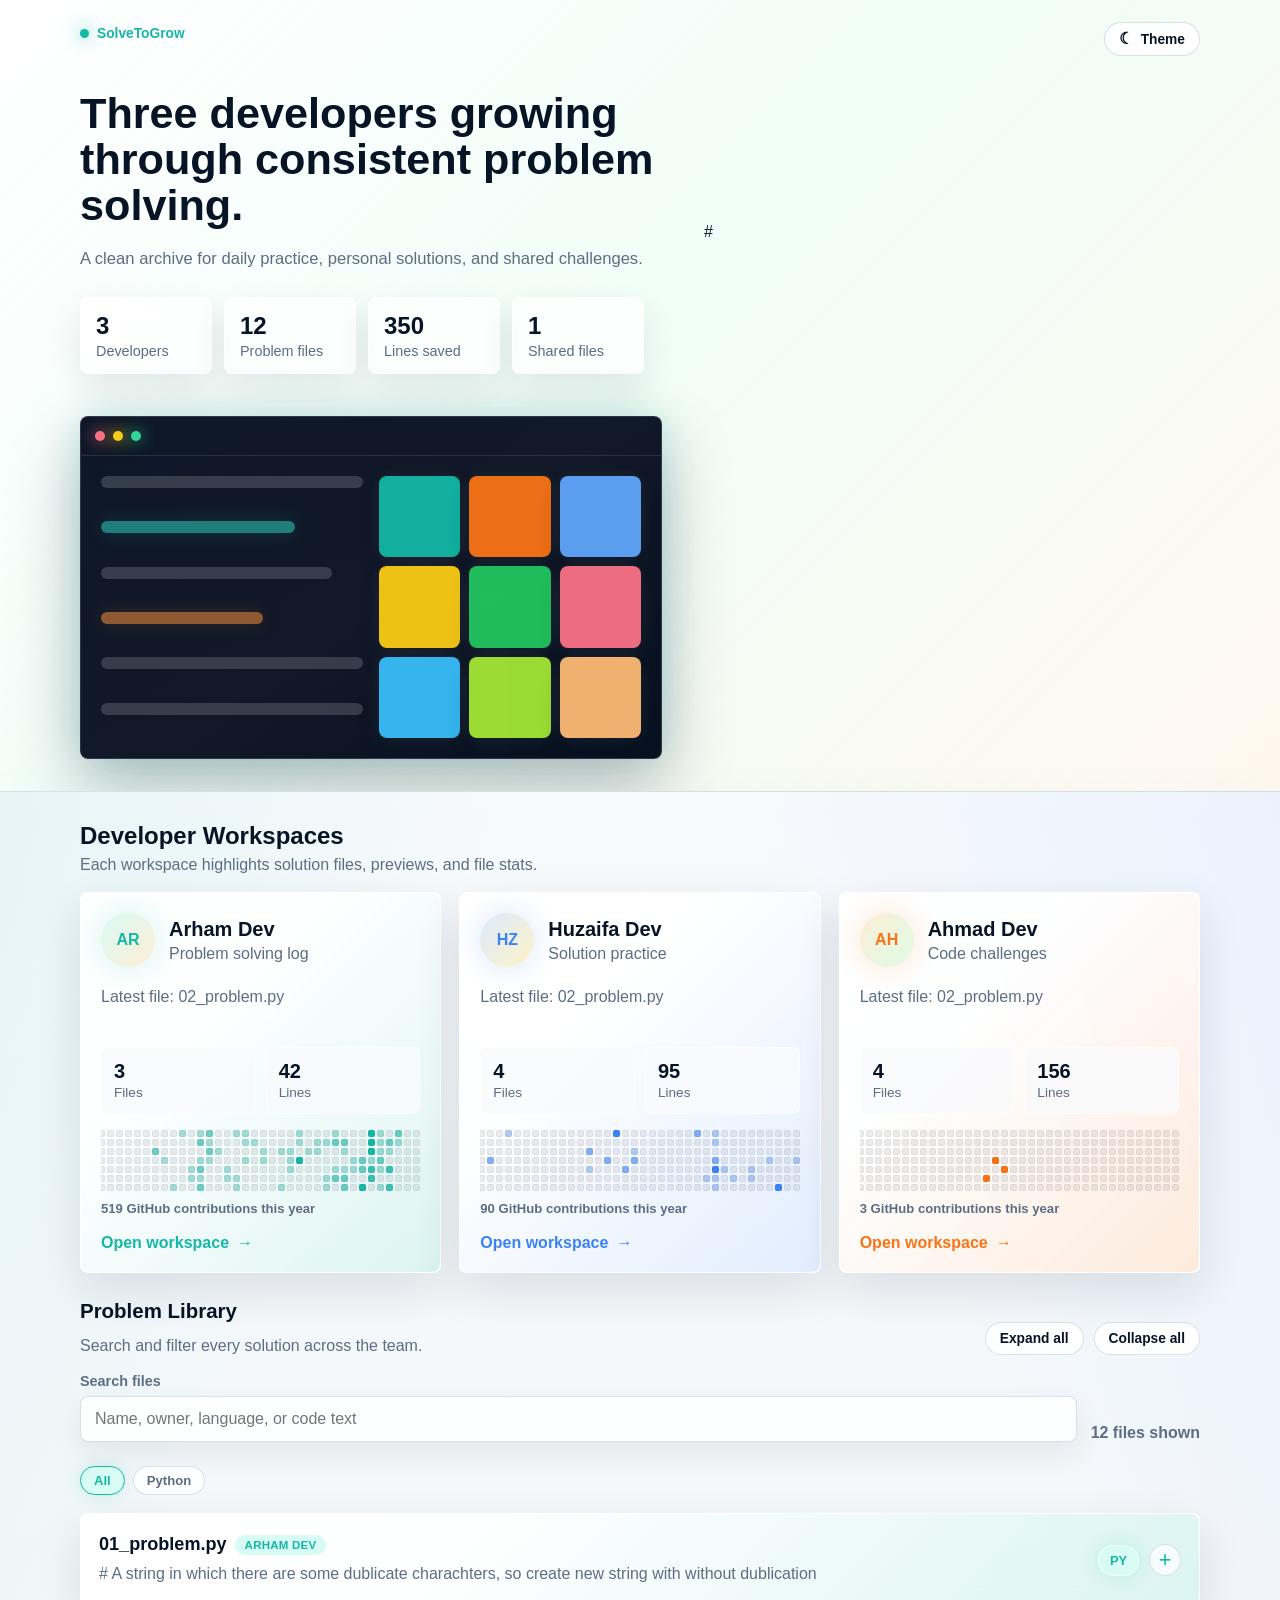
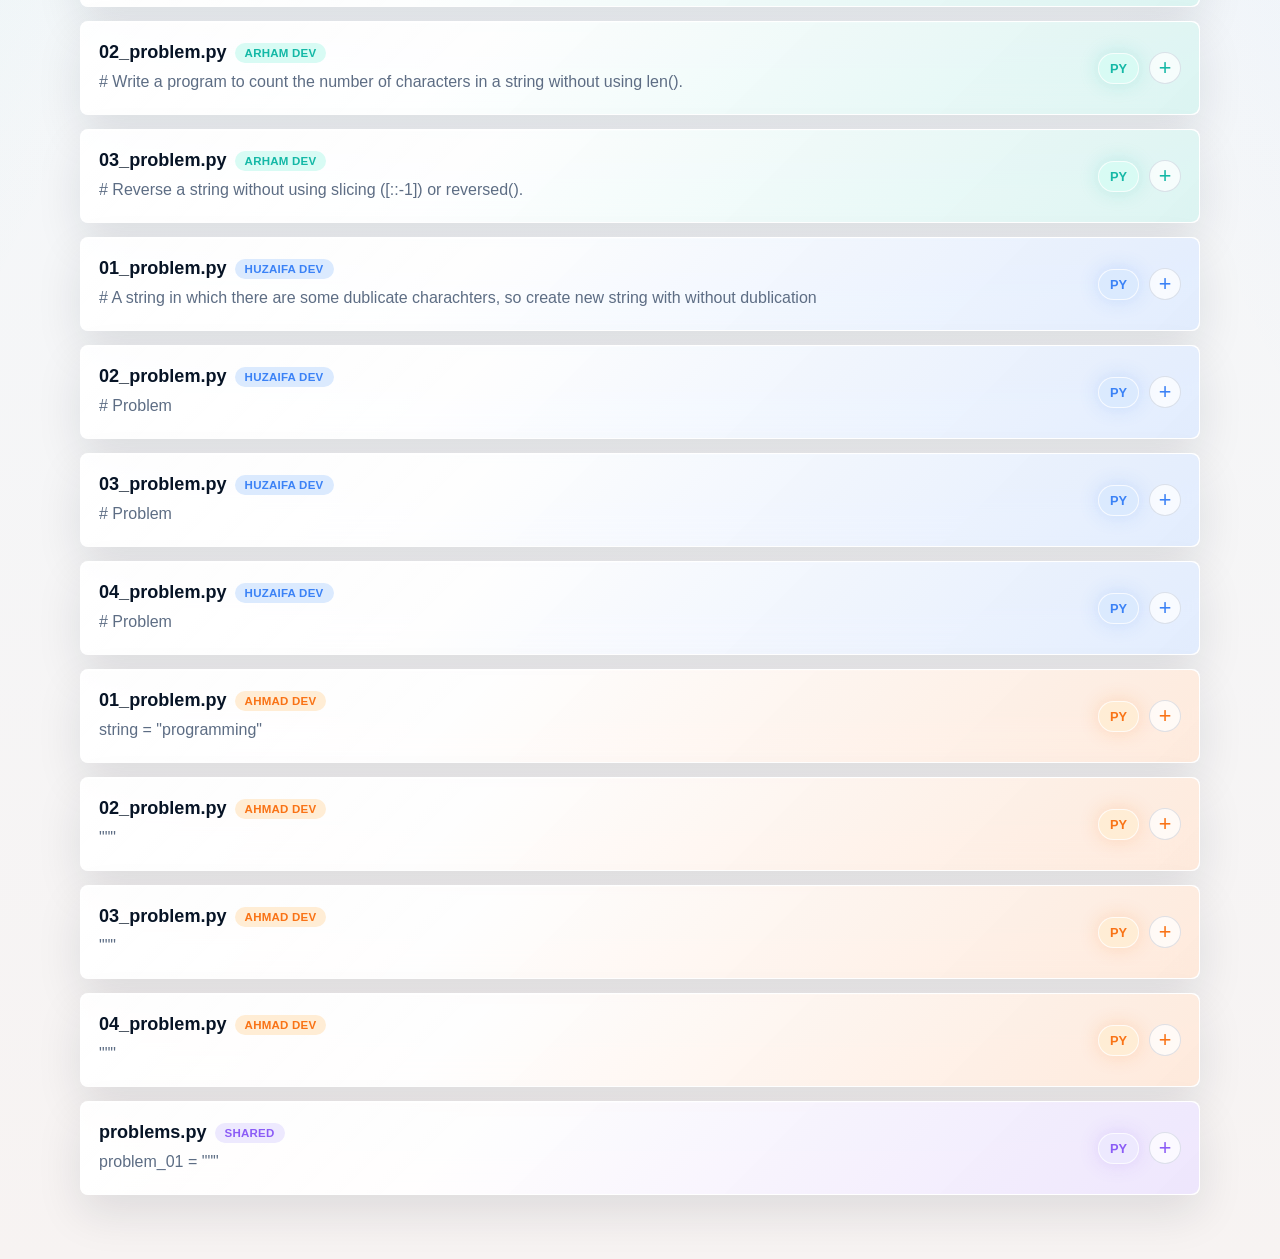
<file: index.html>
<!DOCTYPE html>
<html lang="en">
<head>
  <meta charset="UTF-8" />
  <meta name="viewport" content="width=device-width, initial-scale=1.0" />
  <title>SolveToGrow Developers</title>
  <script>(function () {
  try {
    var stored = localStorage.getItem("stg-theme");
    var theme = stored || (window.matchMedia && window.matchMedia("(prefers-color-scheme: light)").matches ? "light" : "dark");
    document.documentElement.setAttribute("data-theme", theme);
  } catch (e) {
    document.documentElement.setAttribute("data-theme", "dark");
  }
})();</script>
  <link rel="stylesheet" href="styles.css" />
  <script src="site.js" defer></script>
</head>
<body>
  <header class="hero" style="--accent: #14b8a6;">
    <nav class="topbar">
      <p class="eyebrow">SolveToGrow</p>
      
      <button class="ghost-btn theme-toggle" type="button" data-theme-toggle aria-pressed="false" aria-label="Toggle theme">
        <span class="theme-icon" aria-hidden="true"><span class="icon-dark">&#9790;</span><span class="icon-light">&#9728;</span></span>
        <span>Theme</span>
      </button>
    
    </nav>
    <div class="hero-inner">
      <div class="hero-copy">
        <h1>Three developers growing through consistent problem solving.</h1>
        <p>A clean archive for daily practice, personal solutions, and shared challenges.</p>
        <div class="stat-row">
          
      <div class="stat">
        <strong>3</strong>
        <span>Developers</span>
      </div>
    
          
      <div class="stat">
        <strong>12</strong>
        <span>Problem files</span>
      </div>
    
          
      <div class="stat">
        <strong>350</strong>
        <span>Lines saved</span>
      </div>
    
          
      <div class="stat">
        <strong>1</strong>
        <span>Shared files</span>
      </div>
    
        </div>
      </div>
      # 
      <div class="code-board" aria-hidden="true">
        <div class="board-bar">
          <span class="board-dot" style="--dot: #fb7185"></span>
          <span class="board-dot" style="--dot: #facc15"></span>
          <span class="board-dot" style="--dot: #34d399"></span>
        </div>
        <div class="board-body">
          <div class="code-lines">
            <span class="code-line"></span>
            <span class="code-line"></span>
            <span class="code-line"></span>
            <span class="code-line"></span>
            <span class="code-line"></span>
            <span class="code-line"></span>
          </div>
          <div class="visual-grid">
            <span style="--tile: #14b8a6"></span>
            <span style="--tile: #f97316"></span>
            <span style="--tile: #60a5fa"></span>
            <span style="--tile: #facc15"></span>
            <span style="--tile: #22c55e"></span>
            <span style="--tile: #fb7185"></span>
            <span style="--tile: #38bdf8"></span>
            <span style="--tile: #a3e635"></span>
            <span style="--tile: #fdba74"></span>
          </div>
        </div>
      </div>
    
    </div>
  </header>

  <main class="content">
    <div class="section-heading">
      <div>
        <h2>Developer Workspaces</h2>
        <p>Each workspace highlights solution files, previews, and file stats.</p>
      </div>
    </div>
    <section class="developer-grid" aria-label="Developer workspaces">
      
      <a class="developer-card" href="arham-dev.html" style="--accent: #14b8a6; --soft: #d8fbf4; --warm: #ffedd5; --ring: rgba(20, 184, 166, 0.2);">
        <div>
          <div class="developer-top">
            <div class="avatar">AR</div>
            <div>
              <p class="developer-name">Arham Dev</p>
              <p class="developer-focus">Problem solving log</p>
            </div>
          </div>
          <p class="latest">Latest file: 02_problem.py</p>
          <div class="mini-stats">
            <div class="mini-stat">
              <strong>3</strong>
              <span>Files</span>
            </div>
            <div class="mini-stat">
              <strong>42</strong>
              <span>Lines</span>
            </div>
          </div>
          
      <div class="contrib is-compact" style="--accent: #14b8a6;" aria-hidden="true">
        <div class="contrib-scroll"><div class="contrib-weeks"><div class="contrib-week"><span class="contrib-day" data-level="0" title="2025-11-23"></span><span class="contrib-day" data-level="0" title="2025-11-24"></span><span class="contrib-day" data-level="0" title="2025-11-25"></span><span class="contrib-day" data-level="0" title="2025-11-26"></span><span class="contrib-day" data-level="0" title="2025-11-27"></span><span class="contrib-day" data-level="0" title="2025-11-28"></span><span class="contrib-day" data-level="0" title="2025-11-29"></span></div><div class="contrib-week"><span class="contrib-day" data-level="0" title="2025-11-30"></span><span class="contrib-day" data-level="0" title="2025-12-01"></span><span class="contrib-day" data-level="0" title="2025-12-02"></span><span class="contrib-day" data-level="0" title="2025-12-03"></span><span class="contrib-day" data-level="0" title="2025-12-04"></span><span class="contrib-day" data-level="0" title="2025-12-05"></span><span class="contrib-day" data-level="0" title="2025-12-06"></span></div><div class="contrib-week"><span class="contrib-day" data-level="1" title="2025-12-07"></span><span class="contrib-day" data-level="0" title="2025-12-08"></span><span class="contrib-day" data-level="0" title="2025-12-09"></span><span class="contrib-day" data-level="0" title="2025-12-10"></span><span class="contrib-day" data-level="1" title="2025-12-11"></span><span class="contrib-day" data-level="3" title="2025-12-12"></span><span class="contrib-day" data-level="4" title="2025-12-13"></span></div><div class="contrib-week"><span class="contrib-day" data-level="0" title="2025-12-14"></span><span class="contrib-day" data-level="1" title="2025-12-15"></span><span class="contrib-day" data-level="0" title="2025-12-16"></span><span class="contrib-day" data-level="0" title="2025-12-17"></span><span class="contrib-day" data-level="0" title="2025-12-18"></span><span class="contrib-day" data-level="0" title="2025-12-19"></span><span class="contrib-day" data-level="2" title="2025-12-20"></span></div><div class="contrib-week"><span class="contrib-day" data-level="0" title="2025-12-21"></span><span class="contrib-day" data-level="0" title="2025-12-22"></span><span class="contrib-day" data-level="0" title="2025-12-23"></span><span class="contrib-day" data-level="0" title="2025-12-24"></span><span class="contrib-day" data-level="0" title="2025-12-25"></span><span class="contrib-day" data-level="0" title="2025-12-26"></span><span class="contrib-day" data-level="0" title="2025-12-27"></span></div><div class="contrib-week"><span class="contrib-day" data-level="0" title="2025-12-28"></span><span class="contrib-day" data-level="0" title="2025-12-29"></span><span class="contrib-day" data-level="0" title="2025-12-30"></span><span class="contrib-day" data-level="0" title="2025-12-31"></span><span class="contrib-day" data-level="0" title="2026-01-01"></span><span class="contrib-day" data-level="1" title="2026-01-02"></span><span class="contrib-day" data-level="0" title="2026-01-03"></span></div><div class="contrib-week"><span class="contrib-day" data-level="0" title="2026-01-04"></span><span class="contrib-day" data-level="0" title="2026-01-05"></span><span class="contrib-day" data-level="0" title="2026-01-06"></span><span class="contrib-day" data-level="0" title="2026-01-07"></span><span class="contrib-day" data-level="0" title="2026-01-08"></span><span class="contrib-day" data-level="1" title="2026-01-09"></span><span class="contrib-day" data-level="0" title="2026-01-10"></span></div><div class="contrib-week"><span class="contrib-day" data-level="0" title="2026-01-11"></span><span class="contrib-day" data-level="0" title="2026-01-12"></span><span class="contrib-day" data-level="0" title="2026-01-13"></span><span class="contrib-day" data-level="0" title="2026-01-14"></span><span class="contrib-day" data-level="0" title="2026-01-15"></span><span class="contrib-day" data-level="0" title="2026-01-16"></span><span class="contrib-day" data-level="1" title="2026-01-17"></span></div><div class="contrib-week"><span class="contrib-day" data-level="0" title="2026-01-18"></span><span class="contrib-day" data-level="0" title="2026-01-19"></span><span class="contrib-day" data-level="0" title="2026-01-20"></span><span class="contrib-day" data-level="0" title="2026-01-21"></span><span class="contrib-day" data-level="0" title="2026-01-22"></span><span class="contrib-day" data-level="0" title="2026-01-23"></span><span class="contrib-day" data-level="0" title="2026-01-24"></span></div><div class="contrib-week"><span class="contrib-day" data-level="0" title="2026-01-25"></span><span class="contrib-day" data-level="0" title="2026-01-26"></span><span class="contrib-day" data-level="0" title="2026-01-27"></span><span class="contrib-day" data-level="0" title="2026-01-28"></span><span class="contrib-day" data-level="0" title="2026-01-29"></span><span class="contrib-day" data-level="0" title="2026-01-30"></span><span class="contrib-day" data-level="0" title="2026-01-31"></span></div><div class="contrib-week"><span class="contrib-day" data-level="0" title="2026-02-01"></span><span class="contrib-day" data-level="0" title="2026-02-02"></span><span class="contrib-day" data-level="0" title="2026-02-03"></span><span class="contrib-day" data-level="0" title="2026-02-04"></span><span class="contrib-day" data-level="0" title="2026-02-05"></span><span class="contrib-day" data-level="0" title="2026-02-06"></span><span class="contrib-day" data-level="0" title="2026-02-07"></span></div><div class="contrib-week"><span class="contrib-day" data-level="0" title="2026-02-08"></span><span class="contrib-day" data-level="0" title="2026-02-09"></span><span class="contrib-day" data-level="0" title="2026-02-10"></span><span class="contrib-day" data-level="0" title="2026-02-11"></span><span class="contrib-day" data-level="0" title="2026-02-12"></span><span class="contrib-day" data-level="0" title="2026-02-13"></span><span class="contrib-day" data-level="0" title="2026-02-14"></span></div><div class="contrib-week"><span class="contrib-day" data-level="0" title="2026-02-15"></span><span class="contrib-day" data-level="0" title="2026-02-16"></span><span class="contrib-day" data-level="0" title="2026-02-17"></span><span class="contrib-day" data-level="0" title="2026-02-18"></span><span class="contrib-day" data-level="0" title="2026-02-19"></span><span class="contrib-day" data-level="0" title="2026-02-20"></span><span class="contrib-day" data-level="0" title="2026-02-21"></span></div><div class="contrib-week"><span class="contrib-day" data-level="0" title="2026-02-22"></span><span class="contrib-day" data-level="0" title="2026-02-23"></span><span class="contrib-day" data-level="0" title="2026-02-24"></span><span class="contrib-day" data-level="0" title="2026-02-25"></span><span class="contrib-day" data-level="0" title="2026-02-26"></span><span class="contrib-day" data-level="0" title="2026-02-27"></span><span class="contrib-day" data-level="0" title="2026-02-28"></span></div><div class="contrib-week"><span class="contrib-day" data-level="0" title="2026-03-01"></span><span class="contrib-day" data-level="0" title="2026-03-02"></span><span class="contrib-day" data-level="0" title="2026-03-03"></span><span class="contrib-day" data-level="0" title="2026-03-04"></span><span class="contrib-day" data-level="0" title="2026-03-05"></span><span class="contrib-day" data-level="0" title="2026-03-06"></span><span class="contrib-day" data-level="0" title="2026-03-07"></span></div><div class="contrib-week"><span class="contrib-day" data-level="0" title="2026-03-08"></span><span class="contrib-day" data-level="0" title="2026-03-09"></span><span class="contrib-day" data-level="0" title="2026-03-10"></span><span class="contrib-day" data-level="0" title="2026-03-11"></span><span class="contrib-day" data-level="0" title="2026-03-12"></span><span class="contrib-day" data-level="0" title="2026-03-13"></span><span class="contrib-day" data-level="0" title="2026-03-14"></span></div><div class="contrib-week"><span class="contrib-day" data-level="0" title="2026-03-15"></span><span class="contrib-day" data-level="0" title="2026-03-16"></span><span class="contrib-day" data-level="0" title="2026-03-17"></span><span class="contrib-day" data-level="0" title="2026-03-18"></span><span class="contrib-day" data-level="0" title="2026-03-19"></span><span class="contrib-day" data-level="0" title="2026-03-20"></span><span class="contrib-day" data-level="0" title="2026-03-21"></span></div><div class="contrib-week"><span class="contrib-day" data-level="0" title="2026-03-22"></span><span class="contrib-day" data-level="0" title="2026-03-23"></span><span class="contrib-day" data-level="0" title="2026-03-24"></span><span class="contrib-day" data-level="0" title="2026-03-25"></span><span class="contrib-day" data-level="0" title="2026-03-26"></span><span class="contrib-day" data-level="0" title="2026-03-27"></span><span class="contrib-day" data-level="0" title="2026-03-28"></span></div><div class="contrib-week"><span class="contrib-day" data-level="0" title="2026-03-29"></span><span class="contrib-day" data-level="0" title="2026-03-30"></span><span class="contrib-day" data-level="0" title="2026-03-31"></span><span class="contrib-day" data-level="0" title="2026-04-01"></span><span class="contrib-day" data-level="0" title="2026-04-02"></span><span class="contrib-day" data-level="0" title="2026-04-03"></span><span class="contrib-day" data-level="0" title="2026-04-04"></span></div><div class="contrib-week"><span class="contrib-day" data-level="0" title="2026-04-05"></span><span class="contrib-day" data-level="0" title="2026-04-06"></span><span class="contrib-day" data-level="0" title="2026-04-07"></span><span class="contrib-day" data-level="0" title="2026-04-08"></span><span class="contrib-day" data-level="0" title="2026-04-09"></span><span class="contrib-day" data-level="0" title="2026-04-10"></span><span class="contrib-day" data-level="0" title="2026-04-11"></span></div><div class="contrib-week"><span class="contrib-day" data-level="0" title="2026-04-12"></span><span class="contrib-day" data-level="0" title="2026-04-13"></span><span class="contrib-day" data-level="0" title="2026-04-14"></span><span class="contrib-day" data-level="0" title="2026-04-15"></span><span class="contrib-day" data-level="0" title="2026-04-16"></span><span class="contrib-day" data-level="0" title="2026-04-17"></span><span class="contrib-day" data-level="0" title="2026-04-18"></span></div><div class="contrib-week"><span class="contrib-day" data-level="0" title="2026-04-19"></span><span class="contrib-day" data-level="0" title="2026-04-20"></span><span class="contrib-day" data-level="0" title="2026-04-21"></span><span class="contrib-day" data-level="0" title="2026-04-22"></span><span class="contrib-day" data-level="0" title="2026-04-23"></span><span class="contrib-day" data-level="0" title="2026-04-24"></span><span class="contrib-day" data-level="0" title="2026-04-25"></span></div><div class="contrib-week"><span class="contrib-day" data-level="0" title="2026-04-26"></span><span class="contrib-day" data-level="0" title="2026-04-27"></span><span class="contrib-day" data-level="0" title="2026-04-28"></span><span class="contrib-day" data-level="0" title="2026-04-29"></span><span class="contrib-day" data-level="0" title="2026-04-30"></span><span class="contrib-day" data-level="0" title="2026-05-01"></span><span class="contrib-day" data-level="0" title="2026-05-02"></span></div><div class="contrib-week"><span class="contrib-day" data-level="0" title="2026-05-03"></span><span class="contrib-day" data-level="0" title="2026-05-04"></span><span class="contrib-day" data-level="2" title="2026-05-05"></span><span class="contrib-day" data-level="0" title="2026-05-06"></span><span class="contrib-day" data-level="0" title="2026-05-07"></span><span class="contrib-day" data-level="0" title="2026-05-08"></span><span class="contrib-day" data-level="0" title="2026-05-09"></span></div><div class="contrib-week"><span class="contrib-day" data-level="0" title="2026-05-10"></span><span class="contrib-day" data-level="0" title="2026-05-11"></span><span class="contrib-day" data-level="0" title="2026-05-12"></span><span class="contrib-day" data-level="1" title="2026-05-13"></span><span class="contrib-day" data-level="0" title="2026-05-14"></span><span class="contrib-day" data-level="0" title="2026-05-15"></span><span class="contrib-day" data-level="0" title="2026-05-16"></span></div><div class="contrib-week"><span class="contrib-day" data-level="0" title="2026-05-17"></span><span class="contrib-day" data-level="0" title="2026-05-18"></span><span class="contrib-day" data-level="0" title="2026-05-19"></span><span class="contrib-day" data-level="0" title="2026-05-20"></span><span class="contrib-day" data-level="0" title="2026-05-21"></span><span class="contrib-day" data-level="0" title="2026-05-22"></span><span class="contrib-day" data-level="1" title="2026-05-23"></span></div><div class="contrib-week"><span class="contrib-day" data-level="1" title="2026-05-24"></span><span class="contrib-day" data-level="0" title="2026-05-25"></span><span class="contrib-day" data-level="0" title="2026-05-26"></span><span class="contrib-day" data-level="0" title="2026-05-27"></span><span class="contrib-day" data-level="0" title="2026-05-28"></span><span class="contrib-day" data-level="0" title="2026-05-29"></span><span class="contrib-day" data-level="0" title="2026-05-30"></span></div><div class="contrib-week"><span class="contrib-day" data-level="0" title="2026-05-31"></span><span class="contrib-day" data-level="0" title="2026-06-01"></span><span class="contrib-day" data-level="0" title="2026-06-02"></span><span class="contrib-day" data-level="0" title="2026-06-03"></span><span class="contrib-day" data-level="1" title="2026-06-04"></span><span class="contrib-day" data-level="1" title="2026-06-05"></span><span class="contrib-day" data-level="0" title="2026-06-06"></span></div><div class="contrib-week"><span class="contrib-day" data-level="1" title="2026-06-07"></span><span class="contrib-day" data-level="2" title="2026-06-08"></span><span class="contrib-day" data-level="0" title="2026-06-09"></span><span class="contrib-day" data-level="1" title="2026-06-10"></span><span class="contrib-day" data-level="2" title="2026-06-11"></span><span class="contrib-day" data-level="1" title="2026-06-12"></span><span class="contrib-day" data-level="2" title="2026-06-13"></span></div><div class="contrib-week"><span class="contrib-day" data-level="2" title="2026-06-14"></span><span class="contrib-day" data-level="1" title="2026-06-15"></span><span class="contrib-day" data-level="2" title="2026-06-16"></span><span class="contrib-day" data-level="1" title="2026-06-17"></span><span class="contrib-day" data-level="0" title="2026-06-18"></span><span class="contrib-day" data-level="0" title="2026-06-19"></span><span class="contrib-day" data-level="0" title="2026-06-20"></span></div><div class="contrib-week"><span class="contrib-day" data-level="0" title="2026-06-21"></span><span class="contrib-day" data-level="0" title="2026-06-22"></span><span class="contrib-day" data-level="1" title="2026-06-23"></span><span class="contrib-day" data-level="0" title="2026-06-24"></span><span class="contrib-day" data-level="0" title="2026-06-25"></span><span class="contrib-day" data-level="0" title="2026-06-26"></span><span class="contrib-day" data-level="0" title="2026-06-27"></span></div><div class="contrib-week"><span class="contrib-day" data-level="0" title="2026-06-28"></span><span class="contrib-day" data-level="0" title="2026-06-29"></span><span class="contrib-day" data-level="0" title="2026-06-30"></span><span class="contrib-day" data-level="0" title="2026-07-01"></span><span class="contrib-day" data-level="1" title="2026-07-02"></span><span class="contrib-day" data-level="1" title="2026-07-03"></span><span class="contrib-day" data-level="0" title="2026-07-04"></span></div><div class="contrib-week"><span class="contrib-day" data-level="1" title="2026-07-05"></span><span class="contrib-day" data-level="0" title="2026-07-06"></span><span class="contrib-day" data-level="0" title="2026-07-07"></span><span class="contrib-day" data-level="0" title="2026-07-08"></span><span class="contrib-day" data-level="0" title="2026-07-09"></span><span class="contrib-day" data-level="1" title="2026-07-10"></span><span class="contrib-day" data-level="1" title="2026-07-11"></span></div><div class="contrib-week"><span class="contrib-day" data-level="1" title="2026-07-12"></span><span class="contrib-day" data-level="1" title="2026-07-13"></span><span class="contrib-day" data-level="0" title="2026-07-14"></span><span class="contrib-day" data-level="1" title="2026-07-15"></span><span class="contrib-day" data-level="0" title="2026-07-16"></span><span class="contrib-day" data-level="0" title="2026-07-17"></span><span class="contrib-day" data-level="0" title="2026-07-18"></span></div><div class="contrib-week"><span class="contrib-day" data-level="0" title="2026-07-19"></span><span class="contrib-day" data-level="1" title="2026-07-20"></span><span class="contrib-day" data-level="0" title="2026-07-21"></span><span class="contrib-day" data-level="0" title="2026-07-22"></span><span class="contrib-day" data-level="0" title="2026-07-23"></span><span class="contrib-day" data-level="0" title="2026-07-24"></span><span class="contrib-day" data-level="0" title="2026-07-25"></span></div><div class="contrib-week"><span class="contrib-day" data-level="0" title="2026-07-26"></span><span class="contrib-day" data-level="0" title="2026-07-27"></span><span class="contrib-day" data-level="1" title="2026-07-28"></span><span class="contrib-day" data-level="1" title="2026-07-29"></span><span class="contrib-day" data-level="0" title="2026-07-30"></span><span class="contrib-day" data-level="0" title="2026-07-31"></span><span class="contrib-day" data-level="0" title="2026-08-01"></span></div><div class="contrib-week"><span class="contrib-day" data-level="0" title="2026-08-02"></span><span class="contrib-day" data-level="0" title="2026-08-03"></span><span class="contrib-day" data-level="0" title="2026-08-04"></span><span class="contrib-day" data-level="0" title="2026-08-05"></span><span class="contrib-day" data-level="0" title="2026-08-06"></span><span class="contrib-day" data-level="0" title="2026-08-07"></span><span class="contrib-day" data-level="0" title="2026-08-08"></span></div><div class="contrib-week"><span class="contrib-day" data-level="0" title="2026-08-09"></span><span class="contrib-day" data-level="0" title="2026-08-10"></span><span class="contrib-day" data-level="1" title="2026-08-11"></span><span class="contrib-day" data-level="0" title="2026-08-12"></span><span class="contrib-day" data-level="0" title="2026-08-13"></span><span class="contrib-day" data-level="0" title="2026-08-14"></span><span class="contrib-day" data-level="1" title="2026-08-15"></span></div><div class="contrib-week"><span class="contrib-day" data-level="0" title="2026-08-16"></span><span class="contrib-day" data-level="0" title="2026-08-17"></span><span class="contrib-day" data-level="1" title="2026-08-18"></span><span class="contrib-day" data-level="1" title="2026-08-19"></span><span class="contrib-day" data-level="1" title="2026-08-20"></span><span class="contrib-day" data-level="0" title="2026-08-21"></span><span class="contrib-day" data-level="0" title="2026-08-22"></span></div><div class="contrib-week"><span class="contrib-day" data-level="1" title="2026-08-23"></span><span class="contrib-day" data-level="1" title="2026-08-24"></span><span class="contrib-day" data-level="0" title="2026-08-25"></span><span class="contrib-day" data-level="4" title="2026-08-26"></span><span class="contrib-day" data-level="0" title="2026-08-27"></span><span class="contrib-day" data-level="0" title="2026-08-28"></span><span class="contrib-day" data-level="0" title="2026-08-29"></span></div><div class="contrib-week"><span class="contrib-day" data-level="0" title="2026-08-30"></span><span class="contrib-day" data-level="0" title="2026-08-31"></span><span class="contrib-day" data-level="1" title="2026-09-01"></span><span class="contrib-day" data-level="0" title="2026-09-02"></span><span class="contrib-day" data-level="0" title="2026-09-03"></span><span class="contrib-day" data-level="0" title="2026-09-04"></span><span class="contrib-day" data-level="0" title="2026-09-05"></span></div><div class="contrib-week"><span class="contrib-day" data-level="0" title="2026-09-06"></span><span class="contrib-day" data-level="1" title="2026-09-07"></span><span class="contrib-day" data-level="1" title="2026-09-08"></span><span class="contrib-day" data-level="0" title="2026-09-09"></span><span class="contrib-day" data-level="0" title="2026-09-10"></span><span class="contrib-day" data-level="0" title="2026-09-11"></span><span class="contrib-day" data-level="0" title="2026-09-12"></span></div><div class="contrib-week"><span class="contrib-day" data-level="0" title="2026-09-13"></span><span class="contrib-day" data-level="1" title="2026-09-14"></span><span class="contrib-day" data-level="0" title="2026-09-15"></span><span class="contrib-day" data-level="0" title="2026-09-16"></span><span class="contrib-day" data-level="0" title="2026-09-17"></span><span class="contrib-day" data-level="1" title="2026-09-18"></span><span class="contrib-day" data-level="1" title="2026-09-19"></span></div><div class="contrib-week"><span class="contrib-day" data-level="1" title="2026-09-20"></span><span class="contrib-day" data-level="2" title="2026-09-21"></span><span class="contrib-day" data-level="0" title="2026-09-22"></span><span class="contrib-day" data-level="0" title="2026-09-23"></span><span class="contrib-day" data-level="1" title="2026-09-24"></span><span class="contrib-day" data-level="2" title="2026-09-25"></span><span class="contrib-day" data-level="0" title="2026-09-26"></span></div><div class="contrib-week"><span class="contrib-day" data-level="0" title="2026-09-27"></span><span class="contrib-day" data-level="2" title="2026-09-28"></span><span class="contrib-day" data-level="1" title="2026-09-29"></span><span class="contrib-day" data-level="0" title="2026-09-30"></span><span class="contrib-day" data-level="1" title="2026-10-01"></span><span class="contrib-day" data-level="2" title="2026-10-02"></span><span class="contrib-day" data-level="2" title="2026-10-03"></span></div><div class="contrib-week"><span class="contrib-day" data-level="0" title="2026-10-04"></span><span class="contrib-day" data-level="0" title="2026-10-05"></span><span class="contrib-day" data-level="0" title="2026-10-06"></span><span class="contrib-day" data-level="1" title="2026-10-07"></span><span class="contrib-day" data-level="1" title="2026-10-08"></span><span class="contrib-day" data-level="0" title="2026-10-09"></span><span class="contrib-day" data-level="0" title="2026-10-10"></span></div><div class="contrib-week"><span class="contrib-day" data-level="0" title="2026-10-11"></span><span class="contrib-day" data-level="0" title="2026-10-12"></span><span class="contrib-day" data-level="0" title="2026-10-13"></span><span class="contrib-day" data-level="2" title="2026-10-14"></span><span class="contrib-day" data-level="2" title="2026-10-15"></span><span class="contrib-day" data-level="0" title="2026-10-16"></span><span class="contrib-day" data-level="4" title="2026-10-17"></span></div><div class="contrib-week"><span class="contrib-day" data-level="4" title="2026-10-18"></span><span class="contrib-day" data-level="4" title="2026-10-19"></span><span class="contrib-day" data-level="4" title="2026-10-20"></span><span class="contrib-day" data-level="1" title="2026-10-21"></span><span class="contrib-day" data-level="3" title="2026-10-22"></span><span class="contrib-day" data-level="3" title="2026-10-23"></span><span class="contrib-day" data-level="0" title="2026-10-24"></span></div><div class="contrib-week"><span class="contrib-day" data-level="1" title="2026-10-25"></span><span class="contrib-day" data-level="1" title="2026-10-26"></span><span class="contrib-day" data-level="1" title="2026-10-27"></span><span class="contrib-day" data-level="2" title="2026-10-28"></span><span class="contrib-day" data-level="1" title="2026-10-29"></span><span class="contrib-day" data-level="0" title="2026-10-30"></span><span class="contrib-day" data-level="1" title="2026-10-31"></span></div><div class="contrib-week"><span class="contrib-day" data-level="0" title="2026-11-01"></span><span class="contrib-day" data-level="2" title="2026-11-02"></span><span class="contrib-day" data-level="1" title="2026-11-03"></span><span class="contrib-day" data-level="0" title="2026-11-04"></span><span class="contrib-day" data-level="3" title="2026-11-05"></span><span class="contrib-day" data-level="0" title="2026-11-06"></span><span class="contrib-day" data-level="3" title="2026-11-07"></span></div><div class="contrib-week"><span class="contrib-day" data-level="2" title="2026-11-08"></span><span class="contrib-day" data-level="1" title="2026-11-09"></span><span class="contrib-day" data-level="0" title="2026-11-10"></span><span class="contrib-day" data-level="0" title="2026-11-11"></span><span class="contrib-day" data-level="0" title="2026-11-12"></span><span class="contrib-day" data-level="0" title="2026-11-13"></span><span class="contrib-day" data-level="0" title="2026-11-14"></span></div><div class="contrib-week"><span class="contrib-day" data-level="0" title="2026-11-15"></span><span class="contrib-day" data-level="0" title="2026-11-16"></span><span class="contrib-day" data-level="0" title="2026-11-17"></span><span class="contrib-day" data-level="0" title="2026-11-18"></span><span class="contrib-day" data-level="0" title="2026-11-19"></span><span class="contrib-day" data-level="0" title="2026-11-20"></span><span class="contrib-day" data-level="0" title="2026-11-21"></span></div><div class="contrib-week"><span class="contrib-day" data-level="0" title="2026-11-22"></span><span class="contrib-day" data-level="0" title="2026-11-23"></span><span class="contrib-day" data-level="0" title="2026-11-24"></span><span class="contrib-day" data-level="0" title="2026-11-25"></span><span class="contrib-day" data-level="0" title="2026-11-26"></span><span class="contrib-day" data-level="0" title="2026-11-27"></span><span class="contrib-day" data-level="0" title="2026-11-28"></span></div></div></div>
      </div>
        
          <p class="contrib-note">519 GitHub contributions this year</p>
        </div>
        <span class="card-action">Open workspace <span aria-hidden="true">&rarr;</span></span>
      </a>
    

      <a class="developer-card" href="huzaifa-dev.html" style="--accent: #3b82f6; --soft: #dbeafe; --warm: #fef3c7; --ring: rgba(59, 130, 246, 0.2);">
        <div>
          <div class="developer-top">
            <div class="avatar">HZ</div>
            <div>
              <p class="developer-name">Huzaifa Dev</p>
              <p class="developer-focus">Solution practice</p>
            </div>
          </div>
          <p class="latest">Latest file: 02_problem.py</p>
          <div class="mini-stats">
            <div class="mini-stat">
              <strong>4</strong>
              <span>Files</span>
            </div>
            <div class="mini-stat">
              <strong>95</strong>
              <span>Lines</span>
            </div>
          </div>
          
      <div class="contrib is-compact" style="--accent: #3b82f6;" aria-hidden="true">
        <div class="contrib-scroll"><div class="contrib-weeks"><div class="contrib-week"><span class="contrib-day" data-level="4" title="2025-11-23"></span><span class="contrib-day" data-level="2" title="2025-11-24"></span><span class="contrib-day" data-level="0" title="2025-11-25"></span><span class="contrib-day" data-level="4" title="2025-11-26"></span><span class="contrib-day" data-level="0" title="2025-11-27"></span><span class="contrib-day" data-level="0" title="2025-11-28"></span><span class="contrib-day" data-level="0" title="2025-11-29"></span></div><div class="contrib-week"><span class="contrib-day" data-level="0" title="2025-11-30"></span><span class="contrib-day" data-level="0" title="2025-12-01"></span><span class="contrib-day" data-level="0" title="2025-12-02"></span><span class="contrib-day" data-level="0" title="2025-12-03"></span><span class="contrib-day" data-level="0" title="2025-12-04"></span><span class="contrib-day" data-level="0" title="2025-12-05"></span><span class="contrib-day" data-level="0" title="2025-12-06"></span></div><div class="contrib-week"><span class="contrib-day" data-level="0" title="2025-12-07"></span><span class="contrib-day" data-level="0" title="2025-12-08"></span><span class="contrib-day" data-level="0" title="2025-12-09"></span><span class="contrib-day" data-level="0" title="2025-12-10"></span><span class="contrib-day" data-level="0" title="2025-12-11"></span><span class="contrib-day" data-level="0" title="2025-12-12"></span><span class="contrib-day" data-level="0" title="2025-12-13"></span></div><div class="contrib-week"><span class="contrib-day" data-level="0" title="2025-12-14"></span><span class="contrib-day" data-level="2" title="2025-12-15"></span><span class="contrib-day" data-level="0" title="2025-12-16"></span><span class="contrib-day" data-level="0" title="2025-12-17"></span><span class="contrib-day" data-level="0" title="2025-12-18"></span><span class="contrib-day" data-level="0" title="2025-12-19"></span><span class="contrib-day" data-level="0" title="2025-12-20"></span></div><div class="contrib-week"><span class="contrib-day" data-level="0" title="2025-12-21"></span><span class="contrib-day" data-level="0" title="2025-12-22"></span><span class="contrib-day" data-level="0" title="2025-12-23"></span><span class="contrib-day" data-level="0" title="2025-12-24"></span><span class="contrib-day" data-level="0" title="2025-12-25"></span><span class="contrib-day" data-level="0" title="2025-12-26"></span><span class="contrib-day" data-level="0" title="2025-12-27"></span></div><div class="contrib-week"><span class="contrib-day" data-level="0" title="2025-12-28"></span><span class="contrib-day" data-level="0" title="2025-12-29"></span><span class="contrib-day" data-level="0" title="2025-12-30"></span><span class="contrib-day" data-level="0" title="2025-12-31"></span><span class="contrib-day" data-level="0" title="2026-01-01"></span><span class="contrib-day" data-level="0" title="2026-01-02"></span><span class="contrib-day" data-level="0" title="2026-01-03"></span></div><div class="contrib-week"><span class="contrib-day" data-level="0" title="2026-01-04"></span><span class="contrib-day" data-level="0" title="2026-01-05"></span><span class="contrib-day" data-level="0" title="2026-01-06"></span><span class="contrib-day" data-level="0" title="2026-01-07"></span><span class="contrib-day" data-level="0" title="2026-01-08"></span><span class="contrib-day" data-level="0" title="2026-01-09"></span><span class="contrib-day" data-level="0" title="2026-01-10"></span></div><div class="contrib-week"><span class="contrib-day" data-level="0" title="2026-01-11"></span><span class="contrib-day" data-level="0" title="2026-01-12"></span><span class="contrib-day" data-level="0" title="2026-01-13"></span><span class="contrib-day" data-level="0" title="2026-01-14"></span><span class="contrib-day" data-level="0" title="2026-01-15"></span><span class="contrib-day" data-level="0" title="2026-01-16"></span><span class="contrib-day" data-level="0" title="2026-01-17"></span></div><div class="contrib-week"><span class="contrib-day" data-level="0" title="2026-01-18"></span><span class="contrib-day" data-level="0" title="2026-01-19"></span><span class="contrib-day" data-level="0" title="2026-01-20"></span><span class="contrib-day" data-level="0" title="2026-01-21"></span><span class="contrib-day" data-level="0" title="2026-01-22"></span><span class="contrib-day" data-level="0" title="2026-01-23"></span><span class="contrib-day" data-level="0" title="2026-01-24"></span></div><div class="contrib-week"><span class="contrib-day" data-level="0" title="2026-01-25"></span><span class="contrib-day" data-level="0" title="2026-01-26"></span><span class="contrib-day" data-level="0" title="2026-01-27"></span><span class="contrib-day" data-level="0" title="2026-01-28"></span><span class="contrib-day" data-level="0" title="2026-01-29"></span><span class="contrib-day" data-level="0" title="2026-01-30"></span><span class="contrib-day" data-level="0" title="2026-01-31"></span></div><div class="contrib-week"><span class="contrib-day" data-level="0" title="2026-02-01"></span><span class="contrib-day" data-level="0" title="2026-02-02"></span><span class="contrib-day" data-level="0" title="2026-02-03"></span><span class="contrib-day" data-level="0" title="2026-02-04"></span><span class="contrib-day" data-level="0" title="2026-02-05"></span><span class="contrib-day" data-level="0" title="2026-02-06"></span><span class="contrib-day" data-level="0" title="2026-02-07"></span></div><div class="contrib-week"><span class="contrib-day" data-level="0" title="2026-02-08"></span><span class="contrib-day" data-level="0" title="2026-02-09"></span><span class="contrib-day" data-level="0" title="2026-02-10"></span><span class="contrib-day" data-level="0" title="2026-02-11"></span><span class="contrib-day" data-level="0" title="2026-02-12"></span><span class="contrib-day" data-level="0" title="2026-02-13"></span><span class="contrib-day" data-level="0" title="2026-02-14"></span></div><div class="contrib-week"><span class="contrib-day" data-level="0" title="2026-02-15"></span><span class="contrib-day" data-level="0" title="2026-02-16"></span><span class="contrib-day" data-level="0" title="2026-02-17"></span><span class="contrib-day" data-level="0" title="2026-02-18"></span><span class="contrib-day" data-level="0" title="2026-02-19"></span><span class="contrib-day" data-level="0" title="2026-02-20"></span><span class="contrib-day" data-level="0" title="2026-02-21"></span></div><div class="contrib-week"><span class="contrib-day" data-level="0" title="2026-02-22"></span><span class="contrib-day" data-level="0" title="2026-02-23"></span><span class="contrib-day" data-level="0" title="2026-02-24"></span><span class="contrib-day" data-level="0" title="2026-02-25"></span><span class="contrib-day" data-level="0" title="2026-02-26"></span><span class="contrib-day" data-level="0" title="2026-02-27"></span><span class="contrib-day" data-level="0" title="2026-02-28"></span></div><div class="contrib-week"><span class="contrib-day" data-level="0" title="2026-03-01"></span><span class="contrib-day" data-level="0" title="2026-03-02"></span><span class="contrib-day" data-level="0" title="2026-03-03"></span><span class="contrib-day" data-level="0" title="2026-03-04"></span><span class="contrib-day" data-level="0" title="2026-03-05"></span><span class="contrib-day" data-level="0" title="2026-03-06"></span><span class="contrib-day" data-level="0" title="2026-03-07"></span></div><div class="contrib-week"><span class="contrib-day" data-level="0" title="2026-03-08"></span><span class="contrib-day" data-level="0" title="2026-03-09"></span><span class="contrib-day" data-level="0" title="2026-03-10"></span><span class="contrib-day" data-level="0" title="2026-03-11"></span><span class="contrib-day" data-level="0" title="2026-03-12"></span><span class="contrib-day" data-level="0" title="2026-03-13"></span><span class="contrib-day" data-level="0" title="2026-03-14"></span></div><div class="contrib-week"><span class="contrib-day" data-level="0" title="2026-03-15"></span><span class="contrib-day" data-level="0" title="2026-03-16"></span><span class="contrib-day" data-level="0" title="2026-03-17"></span><span class="contrib-day" data-level="0" title="2026-03-18"></span><span class="contrib-day" data-level="0" title="2026-03-19"></span><span class="contrib-day" data-level="0" title="2026-03-20"></span><span class="contrib-day" data-level="0" title="2026-03-21"></span></div><div class="contrib-week"><span class="contrib-day" data-level="0" title="2026-03-22"></span><span class="contrib-day" data-level="0" title="2026-03-23"></span><span class="contrib-day" data-level="0" title="2026-03-24"></span><span class="contrib-day" data-level="0" title="2026-03-25"></span><span class="contrib-day" data-level="0" title="2026-03-26"></span><span class="contrib-day" data-level="0" title="2026-03-27"></span><span class="contrib-day" data-level="0" title="2026-03-28"></span></div><div class="contrib-week"><span class="contrib-day" data-level="0" title="2026-03-29"></span><span class="contrib-day" data-level="0" title="2026-03-30"></span><span class="contrib-day" data-level="0" title="2026-03-31"></span><span class="contrib-day" data-level="2" title="2026-04-01"></span><span class="contrib-day" data-level="0" title="2026-04-02"></span><span class="contrib-day" data-level="0" title="2026-04-03"></span><span class="contrib-day" data-level="0" title="2026-04-04"></span></div><div class="contrib-week"><span class="contrib-day" data-level="0" title="2026-04-05"></span><span class="contrib-day" data-level="0" title="2026-04-06"></span><span class="contrib-day" data-level="0" title="2026-04-07"></span><span class="contrib-day" data-level="0" title="2026-04-08"></span><span class="contrib-day" data-level="0" title="2026-04-09"></span><span class="contrib-day" data-level="0" title="2026-04-10"></span><span class="contrib-day" data-level="0" title="2026-04-11"></span></div><div class="contrib-week"><span class="contrib-day" data-level="1" title="2026-04-12"></span><span class="contrib-day" data-level="0" title="2026-04-13"></span><span class="contrib-day" data-level="0" title="2026-04-14"></span><span class="contrib-day" data-level="0" title="2026-04-15"></span><span class="contrib-day" data-level="0" title="2026-04-16"></span><span class="contrib-day" data-level="0" title="2026-04-17"></span><span class="contrib-day" data-level="0" title="2026-04-18"></span></div><div class="contrib-week"><span class="contrib-day" data-level="0" title="2026-04-19"></span><span class="contrib-day" data-level="0" title="2026-04-20"></span><span class="contrib-day" data-level="0" title="2026-04-21"></span><span class="contrib-day" data-level="0" title="2026-04-22"></span><span class="contrib-day" data-level="0" title="2026-04-23"></span><span class="contrib-day" data-level="0" title="2026-04-24"></span><span class="contrib-day" data-level="0" title="2026-04-25"></span></div><div class="contrib-week"><span class="contrib-day" data-level="0" title="2026-04-26"></span><span class="contrib-day" data-level="0" title="2026-04-27"></span><span class="contrib-day" data-level="0" title="2026-04-28"></span><span class="contrib-day" data-level="0" title="2026-04-29"></span><span class="contrib-day" data-level="0" title="2026-04-30"></span><span class="contrib-day" data-level="0" title="2026-05-01"></span><span class="contrib-day" data-level="0" title="2026-05-02"></span></div><div class="contrib-week"><span class="contrib-day" data-level="0" title="2026-05-03"></span><span class="contrib-day" data-level="0" title="2026-05-04"></span><span class="contrib-day" data-level="0" title="2026-05-05"></span><span class="contrib-day" data-level="0" title="2026-05-06"></span><span class="contrib-day" data-level="0" title="2026-05-07"></span><span class="contrib-day" data-level="0" title="2026-05-08"></span><span class="contrib-day" data-level="0" title="2026-05-09"></span></div><div class="contrib-week"><span class="contrib-day" data-level="0" title="2026-05-10"></span><span class="contrib-day" data-level="0" title="2026-05-11"></span><span class="contrib-day" data-level="0" title="2026-05-12"></span><span class="contrib-day" data-level="0" title="2026-05-13"></span><span class="contrib-day" data-level="0" title="2026-05-14"></span><span class="contrib-day" data-level="0" title="2026-05-15"></span><span class="contrib-day" data-level="0" title="2026-05-16"></span></div><div class="contrib-week"><span class="contrib-day" data-level="0" title="2026-05-17"></span><span class="contrib-day" data-level="0" title="2026-05-18"></span><span class="contrib-day" data-level="0" title="2026-05-19"></span><span class="contrib-day" data-level="0" title="2026-05-20"></span><span class="contrib-day" data-level="0" title="2026-05-21"></span><span class="contrib-day" data-level="0" title="2026-05-22"></span><span class="contrib-day" data-level="0" title="2026-05-23"></span></div><div class="contrib-week"><span class="contrib-day" data-level="0" title="2026-05-24"></span><span class="contrib-day" data-level="0" title="2026-05-25"></span><span class="contrib-day" data-level="0" title="2026-05-26"></span><span class="contrib-day" data-level="0" title="2026-05-27"></span><span class="contrib-day" data-level="0" title="2026-05-28"></span><span class="contrib-day" data-level="0" title="2026-05-29"></span><span class="contrib-day" data-level="0" title="2026-05-30"></span></div><div class="contrib-week"><span class="contrib-day" data-level="0" title="2026-05-31"></span><span class="contrib-day" data-level="0" title="2026-06-01"></span><span class="contrib-day" data-level="0" title="2026-06-02"></span><span class="contrib-day" data-level="0" title="2026-06-03"></span><span class="contrib-day" data-level="0" title="2026-06-04"></span><span class="contrib-day" data-level="0" title="2026-06-05"></span><span class="contrib-day" data-level="0" title="2026-06-06"></span></div><div class="contrib-week"><span class="contrib-day" data-level="0" title="2026-06-07"></span><span class="contrib-day" data-level="0" title="2026-06-08"></span><span class="contrib-day" data-level="0" title="2026-06-09"></span><span class="contrib-day" data-level="0" title="2026-06-10"></span><span class="contrib-day" data-level="0" title="2026-06-11"></span><span class="contrib-day" data-level="0" title="2026-06-12"></span><span class="contrib-day" data-level="0" title="2026-06-13"></span></div><div class="contrib-week"><span class="contrib-day" data-level="0" title="2026-06-14"></span><span class="contrib-day" data-level="0" title="2026-06-15"></span><span class="contrib-day" data-level="2" title="2026-06-16"></span><span class="contrib-day" data-level="0" title="2026-06-17"></span><span class="contrib-day" data-level="1" title="2026-06-18"></span><span class="contrib-day" data-level="0" title="2026-06-19"></span><span class="contrib-day" data-level="0" title="2026-06-20"></span></div><div class="contrib-week"><span class="contrib-day" data-level="0" title="2026-06-21"></span><span class="contrib-day" data-level="0" title="2026-06-22"></span><span class="contrib-day" data-level="0" title="2026-06-23"></span><span class="contrib-day" data-level="0" title="2026-06-24"></span><span class="contrib-day" data-level="0" title="2026-06-25"></span><span class="contrib-day" data-level="0" title="2026-06-26"></span><span class="contrib-day" data-level="0" title="2026-06-27"></span></div><div class="contrib-week"><span class="contrib-day" data-level="0" title="2026-06-28"></span><span class="contrib-day" data-level="0" title="2026-06-29"></span><span class="contrib-day" data-level="0" title="2026-06-30"></span><span class="contrib-day" data-level="2" title="2026-07-01"></span><span class="contrib-day" data-level="0" title="2026-07-02"></span><span class="contrib-day" data-level="0" title="2026-07-03"></span><span class="contrib-day" data-level="0" title="2026-07-04"></span></div><div class="contrib-week"><span class="contrib-day" data-level="4" title="2026-07-05"></span><span class="contrib-day" data-level="0" title="2026-07-06"></span><span class="contrib-day" data-level="0" title="2026-07-07"></span><span class="contrib-day" data-level="0" title="2026-07-08"></span><span class="contrib-day" data-level="0" title="2026-07-09"></span><span class="contrib-day" data-level="0" title="2026-07-10"></span><span class="contrib-day" data-level="0" title="2026-07-11"></span></div><div class="contrib-week"><span class="contrib-day" data-level="0" title="2026-07-12"></span><span class="contrib-day" data-level="0" title="2026-07-13"></span><span class="contrib-day" data-level="0" title="2026-07-14"></span><span class="contrib-day" data-level="0" title="2026-07-15"></span><span class="contrib-day" data-level="2" title="2026-07-16"></span><span class="contrib-day" data-level="0" title="2026-07-17"></span><span class="contrib-day" data-level="0" title="2026-07-18"></span></div><div class="contrib-week"><span class="contrib-day" data-level="0" title="2026-07-19"></span><span class="contrib-day" data-level="0" title="2026-07-20"></span><span class="contrib-day" data-level="1" title="2026-07-21"></span><span class="contrib-day" data-level="2" title="2026-07-22"></span><span class="contrib-day" data-level="0" title="2026-07-23"></span><span class="contrib-day" data-level="0" title="2026-07-24"></span><span class="contrib-day" data-level="0" title="2026-07-25"></span></div><div class="contrib-week"><span class="contrib-day" data-level="0" title="2026-07-26"></span><span class="contrib-day" data-level="0" title="2026-07-27"></span><span class="contrib-day" data-level="0" title="2026-07-28"></span><span class="contrib-day" data-level="0" title="2026-07-29"></span><span class="contrib-day" data-level="0" title="2026-07-30"></span><span class="contrib-day" data-level="0" title="2026-07-31"></span><span class="contrib-day" data-level="0" title="2026-08-01"></span></div><div class="contrib-week"><span class="contrib-day" data-level="0" title="2026-08-02"></span><span class="contrib-day" data-level="0" title="2026-08-03"></span><span class="contrib-day" data-level="0" title="2026-08-04"></span><span class="contrib-day" data-level="0" title="2026-08-05"></span><span class="contrib-day" data-level="0" title="2026-08-06"></span><span class="contrib-day" data-level="0" title="2026-08-07"></span><span class="contrib-day" data-level="0" title="2026-08-08"></span></div><div class="contrib-week"><span class="contrib-day" data-level="0" title="2026-08-09"></span><span class="contrib-day" data-level="0" title="2026-08-10"></span><span class="contrib-day" data-level="0" title="2026-08-11"></span><span class="contrib-day" data-level="0" title="2026-08-12"></span><span class="contrib-day" data-level="0" title="2026-08-13"></span><span class="contrib-day" data-level="0" title="2026-08-14"></span><span class="contrib-day" data-level="0" title="2026-08-15"></span></div><div class="contrib-week"><span class="contrib-day" data-level="0" title="2026-08-16"></span><span class="contrib-day" data-level="0" title="2026-08-17"></span><span class="contrib-day" data-level="0" title="2026-08-18"></span><span class="contrib-day" data-level="0" title="2026-08-19"></span><span class="contrib-day" data-level="0" title="2026-08-20"></span><span class="contrib-day" data-level="0" title="2026-08-21"></span><span class="contrib-day" data-level="0" title="2026-08-22"></span></div><div class="contrib-week"><span class="contrib-day" data-level="0" title="2026-08-23"></span><span class="contrib-day" data-level="0" title="2026-08-24"></span><span class="contrib-day" data-level="0" title="2026-08-25"></span><span class="contrib-day" data-level="0" title="2026-08-26"></span><span class="contrib-day" data-level="0" title="2026-08-27"></span><span class="contrib-day" data-level="0" title="2026-08-28"></span><span class="contrib-day" data-level="0" title="2026-08-29"></span></div><div class="contrib-week"><span class="contrib-day" data-level="0" title="2026-08-30"></span><span class="contrib-day" data-level="0" title="2026-08-31"></span><span class="contrib-day" data-level="0" title="2026-09-01"></span><span class="contrib-day" data-level="0" title="2026-09-02"></span><span class="contrib-day" data-level="0" title="2026-09-03"></span><span class="contrib-day" data-level="0" title="2026-09-04"></span><span class="contrib-day" data-level="0" title="2026-09-05"></span></div><div class="contrib-week"><span class="contrib-day" data-level="2" title="2026-09-06"></span><span class="contrib-day" data-level="0" title="2026-09-07"></span><span class="contrib-day" data-level="0" title="2026-09-08"></span><span class="contrib-day" data-level="0" title="2026-09-09"></span><span class="contrib-day" data-level="0" title="2026-09-10"></span><span class="contrib-day" data-level="0" title="2026-09-11"></span><span class="contrib-day" data-level="0" title="2026-09-12"></span></div><div class="contrib-week"><span class="contrib-day" data-level="0" title="2026-09-13"></span><span class="contrib-day" data-level="0" title="2026-09-14"></span><span class="contrib-day" data-level="0" title="2026-09-15"></span><span class="contrib-day" data-level="0" title="2026-09-16"></span><span class="contrib-day" data-level="0" title="2026-09-17"></span><span class="contrib-day" data-level="1" title="2026-09-18"></span><span class="contrib-day" data-level="0" title="2026-09-19"></span></div><div class="contrib-week"><span class="contrib-day" data-level="1" title="2026-09-20"></span><span class="contrib-day" data-level="1" title="2026-09-21"></span><span class="contrib-day" data-level="0" title="2026-09-22"></span><span class="contrib-day" data-level="2" title="2026-09-23"></span><span class="contrib-day" data-level="4" title="2026-09-24"></span><span class="contrib-day" data-level="1" title="2026-09-25"></span><span class="contrib-day" data-level="1" title="2026-09-26"></span></div><div class="contrib-week"><span class="contrib-day" data-level="0" title="2026-09-27"></span><span class="contrib-day" data-level="0" title="2026-09-28"></span><span class="contrib-day" data-level="0" title="2026-09-29"></span><span class="contrib-day" data-level="0" title="2026-09-30"></span><span class="contrib-day" data-level="1" title="2026-10-01"></span><span class="contrib-day" data-level="0" title="2026-10-02"></span><span class="contrib-day" data-level="0" title="2026-10-03"></span></div><div class="contrib-week"><span class="contrib-day" data-level="0" title="2026-10-04"></span><span class="contrib-day" data-level="0" title="2026-10-05"></span><span class="contrib-day" data-level="0" title="2026-10-06"></span><span class="contrib-day" data-level="0" title="2026-10-07"></span><span class="contrib-day" data-level="0" title="2026-10-08"></span><span class="contrib-day" data-level="1" title="2026-10-09"></span><span class="contrib-day" data-level="0" title="2026-10-10"></span></div><div class="contrib-week"><span class="contrib-day" data-level="0" title="2026-10-11"></span><span class="contrib-day" data-level="0" title="2026-10-12"></span><span class="contrib-day" data-level="0" title="2026-10-13"></span><span class="contrib-day" data-level="0" title="2026-10-14"></span><span class="contrib-day" data-level="0" title="2026-10-15"></span><span class="contrib-day" data-level="0" title="2026-10-16"></span><span class="contrib-day" data-level="0" title="2026-10-17"></span></div><div class="contrib-week"><span class="contrib-day" data-level="0" title="2026-10-18"></span><span class="contrib-day" data-level="0" title="2026-10-19"></span><span class="contrib-day" data-level="0" title="2026-10-20"></span><span class="contrib-day" data-level="0" title="2026-10-21"></span><span class="contrib-day" data-level="1" title="2026-10-22"></span><span class="contrib-day" data-level="1" title="2026-10-23"></span><span class="contrib-day" data-level="0" title="2026-10-24"></span></div><div class="contrib-week"><span class="contrib-day" data-level="0" title="2026-10-25"></span><span class="contrib-day" data-level="0" title="2026-10-26"></span><span class="contrib-day" data-level="0" title="2026-10-27"></span><span class="contrib-day" data-level="0" title="2026-10-28"></span><span class="contrib-day" data-level="0" title="2026-10-29"></span><span class="contrib-day" data-level="0" title="2026-10-30"></span><span class="contrib-day" data-level="0" title="2026-10-31"></span></div><div class="contrib-week"><span class="contrib-day" data-level="0" title="2026-11-01"></span><span class="contrib-day" data-level="0" title="2026-11-02"></span><span class="contrib-day" data-level="0" title="2026-11-03"></span><span class="contrib-day" data-level="1" title="2026-11-04"></span><span class="contrib-day" data-level="0" title="2026-11-05"></span><span class="contrib-day" data-level="0" title="2026-11-06"></span><span class="contrib-day" data-level="0" title="2026-11-07"></span></div><div class="contrib-week"><span class="contrib-day" data-level="0" title="2026-11-08"></span><span class="contrib-day" data-level="0" title="2026-11-09"></span><span class="contrib-day" data-level="0" title="2026-11-10"></span><span class="contrib-day" data-level="0" title="2026-11-11"></span><span class="contrib-day" data-level="0" title="2026-11-12"></span><span class="contrib-day" data-level="0" title="2026-11-13"></span><span class="contrib-day" data-level="4" title="2026-11-14"></span></div><div class="contrib-week"><span class="contrib-day" data-level="0" title="2026-11-15"></span><span class="contrib-day" data-level="0" title="2026-11-16"></span><span class="contrib-day" data-level="0" title="2026-11-17"></span><span class="contrib-day" data-level="0" title="2026-11-18"></span><span class="contrib-day" data-level="0" title="2026-11-19"></span><span class="contrib-day" data-level="0" title="2026-11-20"></span><span class="contrib-day" data-level="0" title="2026-11-21"></span></div><div class="contrib-week"><span class="contrib-day" data-level="0" title="2026-11-22"></span><span class="contrib-day" data-level="0" title="2026-11-23"></span><span class="contrib-day" data-level="0" title="2026-11-24"></span><span class="contrib-day" data-level="1" title="2026-11-25"></span><span class="contrib-day" data-level="0" title="2026-11-26"></span><span class="contrib-day" data-level="0" title="2026-11-27"></span><span class="contrib-day" data-level="0" title="2026-11-28"></span></div></div></div>
      </div>
        
          <p class="contrib-note">90 GitHub contributions this year</p>
        </div>
        <span class="card-action">Open workspace <span aria-hidden="true">&rarr;</span></span>
      </a>
    

      <a class="developer-card" href="ahmad-dev.html" style="--accent: #f97316; --soft: #ffedd5; --warm: #dcfce7; --ring: rgba(249, 115, 22, 0.2);">
        <div>
          <div class="developer-top">
            <div class="avatar">AH</div>
            <div>
              <p class="developer-name">Ahmad Dev</p>
              <p class="developer-focus">Code challenges</p>
            </div>
          </div>
          <p class="latest">Latest file: 02_problem.py</p>
          <div class="mini-stats">
            <div class="mini-stat">
              <strong>4</strong>
              <span>Files</span>
            </div>
            <div class="mini-stat">
              <strong>156</strong>
              <span>Lines</span>
            </div>
          </div>
          
      <div class="contrib is-compact" style="--accent: #f97316;" aria-hidden="true">
        <div class="contrib-scroll"><div class="contrib-weeks"><div class="contrib-week"><span class="contrib-day" data-level="0" title="2025-11-23"></span><span class="contrib-day" data-level="0" title="2025-11-24"></span><span class="contrib-day" data-level="0" title="2025-11-25"></span><span class="contrib-day" data-level="0" title="2025-11-26"></span><span class="contrib-day" data-level="0" title="2025-11-27"></span><span class="contrib-day" data-level="0" title="2025-11-28"></span><span class="contrib-day" data-level="0" title="2025-11-29"></span></div><div class="contrib-week"><span class="contrib-day" data-level="0" title="2025-11-30"></span><span class="contrib-day" data-level="0" title="2025-12-01"></span><span class="contrib-day" data-level="0" title="2025-12-02"></span><span class="contrib-day" data-level="0" title="2025-12-03"></span><span class="contrib-day" data-level="0" title="2025-12-04"></span><span class="contrib-day" data-level="0" title="2025-12-05"></span><span class="contrib-day" data-level="0" title="2025-12-06"></span></div><div class="contrib-week"><span class="contrib-day" data-level="0" title="2025-12-07"></span><span class="contrib-day" data-level="0" title="2025-12-08"></span><span class="contrib-day" data-level="0" title="2025-12-09"></span><span class="contrib-day" data-level="0" title="2025-12-10"></span><span class="contrib-day" data-level="0" title="2025-12-11"></span><span class="contrib-day" data-level="0" title="2025-12-12"></span><span class="contrib-day" data-level="0" title="2025-12-13"></span></div><div class="contrib-week"><span class="contrib-day" data-level="0" title="2025-12-14"></span><span class="contrib-day" data-level="0" title="2025-12-15"></span><span class="contrib-day" data-level="0" title="2025-12-16"></span><span class="contrib-day" data-level="0" title="2025-12-17"></span><span class="contrib-day" data-level="0" title="2025-12-18"></span><span class="contrib-day" data-level="0" title="2025-12-19"></span><span class="contrib-day" data-level="0" title="2025-12-20"></span></div><div class="contrib-week"><span class="contrib-day" data-level="0" title="2025-12-21"></span><span class="contrib-day" data-level="0" title="2025-12-22"></span><span class="contrib-day" data-level="0" title="2025-12-23"></span><span class="contrib-day" data-level="0" title="2025-12-24"></span><span class="contrib-day" data-level="0" title="2025-12-25"></span><span class="contrib-day" data-level="0" title="2025-12-26"></span><span class="contrib-day" data-level="0" title="2025-12-27"></span></div><div class="contrib-week"><span class="contrib-day" data-level="0" title="2025-12-28"></span><span class="contrib-day" data-level="0" title="2025-12-29"></span><span class="contrib-day" data-level="0" title="2025-12-30"></span><span class="contrib-day" data-level="0" title="2025-12-31"></span><span class="contrib-day" data-level="0" title="2026-01-01"></span><span class="contrib-day" data-level="0" title="2026-01-02"></span><span class="contrib-day" data-level="0" title="2026-01-03"></span></div><div class="contrib-week"><span class="contrib-day" data-level="0" title="2026-01-04"></span><span class="contrib-day" data-level="0" title="2026-01-05"></span><span class="contrib-day" data-level="0" title="2026-01-06"></span><span class="contrib-day" data-level="0" title="2026-01-07"></span><span class="contrib-day" data-level="0" title="2026-01-08"></span><span class="contrib-day" data-level="0" title="2026-01-09"></span><span class="contrib-day" data-level="0" title="2026-01-10"></span></div><div class="contrib-week"><span class="contrib-day" data-level="0" title="2026-01-11"></span><span class="contrib-day" data-level="0" title="2026-01-12"></span><span class="contrib-day" data-level="0" title="2026-01-13"></span><span class="contrib-day" data-level="0" title="2026-01-14"></span><span class="contrib-day" data-level="0" title="2026-01-15"></span><span class="contrib-day" data-level="0" title="2026-01-16"></span><span class="contrib-day" data-level="0" title="2026-01-17"></span></div><div class="contrib-week"><span class="contrib-day" data-level="0" title="2026-01-18"></span><span class="contrib-day" data-level="0" title="2026-01-19"></span><span class="contrib-day" data-level="0" title="2026-01-20"></span><span class="contrib-day" data-level="0" title="2026-01-21"></span><span class="contrib-day" data-level="0" title="2026-01-22"></span><span class="contrib-day" data-level="0" title="2026-01-23"></span><span class="contrib-day" data-level="0" title="2026-01-24"></span></div><div class="contrib-week"><span class="contrib-day" data-level="0" title="2026-01-25"></span><span class="contrib-day" data-level="0" title="2026-01-26"></span><span class="contrib-day" data-level="0" title="2026-01-27"></span><span class="contrib-day" data-level="0" title="2026-01-28"></span><span class="contrib-day" data-level="0" title="2026-01-29"></span><span class="contrib-day" data-level="0" title="2026-01-30"></span><span class="contrib-day" data-level="0" title="2026-01-31"></span></div><div class="contrib-week"><span class="contrib-day" data-level="0" title="2026-02-01"></span><span class="contrib-day" data-level="0" title="2026-02-02"></span><span class="contrib-day" data-level="0" title="2026-02-03"></span><span class="contrib-day" data-level="0" title="2026-02-04"></span><span class="contrib-day" data-level="0" title="2026-02-05"></span><span class="contrib-day" data-level="0" title="2026-02-06"></span><span class="contrib-day" data-level="0" title="2026-02-07"></span></div><div class="contrib-week"><span class="contrib-day" data-level="0" title="2026-02-08"></span><span class="contrib-day" data-level="0" title="2026-02-09"></span><span class="contrib-day" data-level="0" title="2026-02-10"></span><span class="contrib-day" data-level="0" title="2026-02-11"></span><span class="contrib-day" data-level="0" title="2026-02-12"></span><span class="contrib-day" data-level="0" title="2026-02-13"></span><span class="contrib-day" data-level="0" title="2026-02-14"></span></div><div class="contrib-week"><span class="contrib-day" data-level="0" title="2026-02-15"></span><span class="contrib-day" data-level="0" title="2026-02-16"></span><span class="contrib-day" data-level="0" title="2026-02-17"></span><span class="contrib-day" data-level="0" title="2026-02-18"></span><span class="contrib-day" data-level="0" title="2026-02-19"></span><span class="contrib-day" data-level="0" title="2026-02-20"></span><span class="contrib-day" data-level="0" title="2026-02-21"></span></div><div class="contrib-week"><span class="contrib-day" data-level="0" title="2026-02-22"></span><span class="contrib-day" data-level="0" title="2026-02-23"></span><span class="contrib-day" data-level="0" title="2026-02-24"></span><span class="contrib-day" data-level="0" title="2026-02-25"></span><span class="contrib-day" data-level="0" title="2026-02-26"></span><span class="contrib-day" data-level="0" title="2026-02-27"></span><span class="contrib-day" data-level="0" title="2026-02-28"></span></div><div class="contrib-week"><span class="contrib-day" data-level="0" title="2026-03-01"></span><span class="contrib-day" data-level="0" title="2026-03-02"></span><span class="contrib-day" data-level="0" title="2026-03-03"></span><span class="contrib-day" data-level="0" title="2026-03-04"></span><span class="contrib-day" data-level="0" title="2026-03-05"></span><span class="contrib-day" data-level="0" title="2026-03-06"></span><span class="contrib-day" data-level="0" title="2026-03-07"></span></div><div class="contrib-week"><span class="contrib-day" data-level="0" title="2026-03-08"></span><span class="contrib-day" data-level="0" title="2026-03-09"></span><span class="contrib-day" data-level="0" title="2026-03-10"></span><span class="contrib-day" data-level="0" title="2026-03-11"></span><span class="contrib-day" data-level="0" title="2026-03-12"></span><span class="contrib-day" data-level="0" title="2026-03-13"></span><span class="contrib-day" data-level="0" title="2026-03-14"></span></div><div class="contrib-week"><span class="contrib-day" data-level="0" title="2026-03-15"></span><span class="contrib-day" data-level="0" title="2026-03-16"></span><span class="contrib-day" data-level="0" title="2026-03-17"></span><span class="contrib-day" data-level="0" title="2026-03-18"></span><span class="contrib-day" data-level="0" title="2026-03-19"></span><span class="contrib-day" data-level="0" title="2026-03-20"></span><span class="contrib-day" data-level="0" title="2026-03-21"></span></div><div class="contrib-week"><span class="contrib-day" data-level="0" title="2026-03-22"></span><span class="contrib-day" data-level="0" title="2026-03-23"></span><span class="contrib-day" data-level="0" title="2026-03-24"></span><span class="contrib-day" data-level="0" title="2026-03-25"></span><span class="contrib-day" data-level="0" title="2026-03-26"></span><span class="contrib-day" data-level="0" title="2026-03-27"></span><span class="contrib-day" data-level="0" title="2026-03-28"></span></div><div class="contrib-week"><span class="contrib-day" data-level="0" title="2026-03-29"></span><span class="contrib-day" data-level="0" title="2026-03-30"></span><span class="contrib-day" data-level="0" title="2026-03-31"></span><span class="contrib-day" data-level="0" title="2026-04-01"></span><span class="contrib-day" data-level="0" title="2026-04-02"></span><span class="contrib-day" data-level="0" title="2026-04-03"></span><span class="contrib-day" data-level="0" title="2026-04-04"></span></div><div class="contrib-week"><span class="contrib-day" data-level="0" title="2026-04-05"></span><span class="contrib-day" data-level="0" title="2026-04-06"></span><span class="contrib-day" data-level="0" title="2026-04-07"></span><span class="contrib-day" data-level="0" title="2026-04-08"></span><span class="contrib-day" data-level="0" title="2026-04-09"></span><span class="contrib-day" data-level="0" title="2026-04-10"></span><span class="contrib-day" data-level="0" title="2026-04-11"></span></div><div class="contrib-week"><span class="contrib-day" data-level="0" title="2026-04-12"></span><span class="contrib-day" data-level="0" title="2026-04-13"></span><span class="contrib-day" data-level="0" title="2026-04-14"></span><span class="contrib-day" data-level="0" title="2026-04-15"></span><span class="contrib-day" data-level="0" title="2026-04-16"></span><span class="contrib-day" data-level="0" title="2026-04-17"></span><span class="contrib-day" data-level="0" title="2026-04-18"></span></div><div class="contrib-week"><span class="contrib-day" data-level="0" title="2026-04-19"></span><span class="contrib-day" data-level="0" title="2026-04-20"></span><span class="contrib-day" data-level="0" title="2026-04-21"></span><span class="contrib-day" data-level="0" title="2026-04-22"></span><span class="contrib-day" data-level="0" title="2026-04-23"></span><span class="contrib-day" data-level="0" title="2026-04-24"></span><span class="contrib-day" data-level="0" title="2026-04-25"></span></div><div class="contrib-week"><span class="contrib-day" data-level="0" title="2026-04-26"></span><span class="contrib-day" data-level="0" title="2026-04-27"></span><span class="contrib-day" data-level="0" title="2026-04-28"></span><span class="contrib-day" data-level="0" title="2026-04-29"></span><span class="contrib-day" data-level="0" title="2026-04-30"></span><span class="contrib-day" data-level="0" title="2026-05-01"></span><span class="contrib-day" data-level="0" title="2026-05-02"></span></div><div class="contrib-week"><span class="contrib-day" data-level="0" title="2026-05-03"></span><span class="contrib-day" data-level="0" title="2026-05-04"></span><span class="contrib-day" data-level="0" title="2026-05-05"></span><span class="contrib-day" data-level="0" title="2026-05-06"></span><span class="contrib-day" data-level="0" title="2026-05-07"></span><span class="contrib-day" data-level="0" title="2026-05-08"></span><span class="contrib-day" data-level="0" title="2026-05-09"></span></div><div class="contrib-week"><span class="contrib-day" data-level="0" title="2026-05-10"></span><span class="contrib-day" data-level="0" title="2026-05-11"></span><span class="contrib-day" data-level="0" title="2026-05-12"></span><span class="contrib-day" data-level="0" title="2026-05-13"></span><span class="contrib-day" data-level="0" title="2026-05-14"></span><span class="contrib-day" data-level="0" title="2026-05-15"></span><span class="contrib-day" data-level="0" title="2026-05-16"></span></div><div class="contrib-week"><span class="contrib-day" data-level="0" title="2026-05-17"></span><span class="contrib-day" data-level="0" title="2026-05-18"></span><span class="contrib-day" data-level="0" title="2026-05-19"></span><span class="contrib-day" data-level="0" title="2026-05-20"></span><span class="contrib-day" data-level="0" title="2026-05-21"></span><span class="contrib-day" data-level="0" title="2026-05-22"></span><span class="contrib-day" data-level="0" title="2026-05-23"></span></div><div class="contrib-week"><span class="contrib-day" data-level="0" title="2026-05-24"></span><span class="contrib-day" data-level="0" title="2026-05-25"></span><span class="contrib-day" data-level="0" title="2026-05-26"></span><span class="contrib-day" data-level="0" title="2026-05-27"></span><span class="contrib-day" data-level="0" title="2026-05-28"></span><span class="contrib-day" data-level="0" title="2026-05-29"></span><span class="contrib-day" data-level="0" title="2026-05-30"></span></div><div class="contrib-week"><span class="contrib-day" data-level="0" title="2026-05-31"></span><span class="contrib-day" data-level="0" title="2026-06-01"></span><span class="contrib-day" data-level="0" title="2026-06-02"></span><span class="contrib-day" data-level="0" title="2026-06-03"></span><span class="contrib-day" data-level="0" title="2026-06-04"></span><span class="contrib-day" data-level="0" title="2026-06-05"></span><span class="contrib-day" data-level="0" title="2026-06-06"></span></div><div class="contrib-week"><span class="contrib-day" data-level="0" title="2026-06-07"></span><span class="contrib-day" data-level="0" title="2026-06-08"></span><span class="contrib-day" data-level="0" title="2026-06-09"></span><span class="contrib-day" data-level="0" title="2026-06-10"></span><span class="contrib-day" data-level="0" title="2026-06-11"></span><span class="contrib-day" data-level="0" title="2026-06-12"></span><span class="contrib-day" data-level="0" title="2026-06-13"></span></div><div class="contrib-week"><span class="contrib-day" data-level="0" title="2026-06-14"></span><span class="contrib-day" data-level="0" title="2026-06-15"></span><span class="contrib-day" data-level="0" title="2026-06-16"></span><span class="contrib-day" data-level="0" title="2026-06-17"></span><span class="contrib-day" data-level="0" title="2026-06-18"></span><span class="contrib-day" data-level="0" title="2026-06-19"></span><span class="contrib-day" data-level="0" title="2026-06-20"></span></div><div class="contrib-week"><span class="contrib-day" data-level="0" title="2026-06-21"></span><span class="contrib-day" data-level="0" title="2026-06-22"></span><span class="contrib-day" data-level="0" title="2026-06-23"></span><span class="contrib-day" data-level="0" title="2026-06-24"></span><span class="contrib-day" data-level="0" title="2026-06-25"></span><span class="contrib-day" data-level="0" title="2026-06-26"></span><span class="contrib-day" data-level="0" title="2026-06-27"></span></div><div class="contrib-week"><span class="contrib-day" data-level="0" title="2026-06-28"></span><span class="contrib-day" data-level="0" title="2026-06-29"></span><span class="contrib-day" data-level="0" title="2026-06-30"></span><span class="contrib-day" data-level="0" title="2026-07-01"></span><span class="contrib-day" data-level="0" title="2026-07-02"></span><span class="contrib-day" data-level="4" title="2026-07-03"></span><span class="contrib-day" data-level="0" title="2026-07-04"></span></div><div class="contrib-week"><span class="contrib-day" data-level="0" title="2026-07-05"></span><span class="contrib-day" data-level="0" title="2026-07-06"></span><span class="contrib-day" data-level="0" title="2026-07-07"></span><span class="contrib-day" data-level="4" title="2026-07-08"></span><span class="contrib-day" data-level="0" title="2026-07-09"></span><span class="contrib-day" data-level="0" title="2026-07-10"></span><span class="contrib-day" data-level="0" title="2026-07-11"></span></div><div class="contrib-week"><span class="contrib-day" data-level="0" title="2026-07-12"></span><span class="contrib-day" data-level="0" title="2026-07-13"></span><span class="contrib-day" data-level="0" title="2026-07-14"></span><span class="contrib-day" data-level="0" title="2026-07-15"></span><span class="contrib-day" data-level="4" title="2026-07-16"></span><span class="contrib-day" data-level="0" title="2026-07-17"></span><span class="contrib-day" data-level="0" title="2026-07-18"></span></div><div class="contrib-week"><span class="contrib-day" data-level="0" title="2026-07-19"></span><span class="contrib-day" data-level="0" title="2026-07-20"></span><span class="contrib-day" data-level="0" title="2026-07-21"></span><span class="contrib-day" data-level="0" title="2026-07-22"></span><span class="contrib-day" data-level="0" title="2026-07-23"></span><span class="contrib-day" data-level="0" title="2026-07-24"></span><span class="contrib-day" data-level="0" title="2026-07-25"></span></div><div class="contrib-week"><span class="contrib-day" data-level="0" title="2026-07-26"></span><span class="contrib-day" data-level="0" title="2026-07-27"></span><span class="contrib-day" data-level="0" title="2026-07-28"></span><span class="contrib-day" data-level="0" title="2026-07-29"></span><span class="contrib-day" data-level="0" title="2026-07-30"></span><span class="contrib-day" data-level="0" title="2026-07-31"></span><span class="contrib-day" data-level="0" title="2026-08-01"></span></div><div class="contrib-week"><span class="contrib-day" data-level="0" title="2026-08-02"></span><span class="contrib-day" data-level="0" title="2026-08-03"></span><span class="contrib-day" data-level="0" title="2026-08-04"></span><span class="contrib-day" data-level="0" title="2026-08-05"></span><span class="contrib-day" data-level="0" title="2026-08-06"></span><span class="contrib-day" data-level="0" title="2026-08-07"></span><span class="contrib-day" data-level="0" title="2026-08-08"></span></div><div class="contrib-week"><span class="contrib-day" data-level="0" title="2026-08-09"></span><span class="contrib-day" data-level="0" title="2026-08-10"></span><span class="contrib-day" data-level="0" title="2026-08-11"></span><span class="contrib-day" data-level="0" title="2026-08-12"></span><span class="contrib-day" data-level="0" title="2026-08-13"></span><span class="contrib-day" data-level="0" title="2026-08-14"></span><span class="contrib-day" data-level="0" title="2026-08-15"></span></div><div class="contrib-week"><span class="contrib-day" data-level="0" title="2026-08-16"></span><span class="contrib-day" data-level="0" title="2026-08-17"></span><span class="contrib-day" data-level="0" title="2026-08-18"></span><span class="contrib-day" data-level="0" title="2026-08-19"></span><span class="contrib-day" data-level="0" title="2026-08-20"></span><span class="contrib-day" data-level="0" title="2026-08-21"></span><span class="contrib-day" data-level="0" title="2026-08-22"></span></div><div class="contrib-week"><span class="contrib-day" data-level="0" title="2026-08-23"></span><span class="contrib-day" data-level="0" title="2026-08-24"></span><span class="contrib-day" data-level="0" title="2026-08-25"></span><span class="contrib-day" data-level="0" title="2026-08-26"></span><span class="contrib-day" data-level="0" title="2026-08-27"></span><span class="contrib-day" data-level="0" title="2026-08-28"></span><span class="contrib-day" data-level="0" title="2026-08-29"></span></div><div class="contrib-week"><span class="contrib-day" data-level="0" title="2026-08-30"></span><span class="contrib-day" data-level="0" title="2026-08-31"></span><span class="contrib-day" data-level="0" title="2026-09-01"></span><span class="contrib-day" data-level="0" title="2026-09-02"></span><span class="contrib-day" data-level="0" title="2026-09-03"></span><span class="contrib-day" data-level="0" title="2026-09-04"></span><span class="contrib-day" data-level="0" title="2026-09-05"></span></div><div class="contrib-week"><span class="contrib-day" data-level="0" title="2026-09-06"></span><span class="contrib-day" data-level="0" title="2026-09-07"></span><span class="contrib-day" data-level="0" title="2026-09-08"></span><span class="contrib-day" data-level="0" title="2026-09-09"></span><span class="contrib-day" data-level="0" title="2026-09-10"></span><span class="contrib-day" data-level="0" title="2026-09-11"></span><span class="contrib-day" data-level="0" title="2026-09-12"></span></div><div class="contrib-week"><span class="contrib-day" data-level="0" title="2026-09-13"></span><span class="contrib-day" data-level="0" title="2026-09-14"></span><span class="contrib-day" data-level="0" title="2026-09-15"></span><span class="contrib-day" data-level="0" title="2026-09-16"></span><span class="contrib-day" data-level="0" title="2026-09-17"></span><span class="contrib-day" data-level="0" title="2026-09-18"></span><span class="contrib-day" data-level="0" title="2026-09-19"></span></div><div class="contrib-week"><span class="contrib-day" data-level="0" title="2026-09-20"></span><span class="contrib-day" data-level="0" title="2026-09-21"></span><span class="contrib-day" data-level="0" title="2026-09-22"></span><span class="contrib-day" data-level="0" title="2026-09-23"></span><span class="contrib-day" data-level="0" title="2026-09-24"></span><span class="contrib-day" data-level="0" title="2026-09-25"></span><span class="contrib-day" data-level="0" title="2026-09-26"></span></div><div class="contrib-week"><span class="contrib-day" data-level="0" title="2026-09-27"></span><span class="contrib-day" data-level="0" title="2026-09-28"></span><span class="contrib-day" data-level="0" title="2026-09-29"></span><span class="contrib-day" data-level="0" title="2026-09-30"></span><span class="contrib-day" data-level="0" title="2026-10-01"></span><span class="contrib-day" data-level="0" title="2026-10-02"></span><span class="contrib-day" data-level="0" title="2026-10-03"></span></div><div class="contrib-week"><span class="contrib-day" data-level="0" title="2026-10-04"></span><span class="contrib-day" data-level="0" title="2026-10-05"></span><span class="contrib-day" data-level="0" title="2026-10-06"></span><span class="contrib-day" data-level="0" title="2026-10-07"></span><span class="contrib-day" data-level="0" title="2026-10-08"></span><span class="contrib-day" data-level="0" title="2026-10-09"></span><span class="contrib-day" data-level="0" title="2026-10-10"></span></div><div class="contrib-week"><span class="contrib-day" data-level="0" title="2026-10-11"></span><span class="contrib-day" data-level="0" title="2026-10-12"></span><span class="contrib-day" data-level="0" title="2026-10-13"></span><span class="contrib-day" data-level="0" title="2026-10-14"></span><span class="contrib-day" data-level="0" title="2026-10-15"></span><span class="contrib-day" data-level="0" title="2026-10-16"></span><span class="contrib-day" data-level="0" title="2026-10-17"></span></div><div class="contrib-week"><span class="contrib-day" data-level="0" title="2026-10-18"></span><span class="contrib-day" data-level="0" title="2026-10-19"></span><span class="contrib-day" data-level="0" title="2026-10-20"></span><span class="contrib-day" data-level="0" title="2026-10-21"></span><span class="contrib-day" data-level="0" title="2026-10-22"></span><span class="contrib-day" data-level="0" title="2026-10-23"></span><span class="contrib-day" data-level="0" title="2026-10-24"></span></div><div class="contrib-week"><span class="contrib-day" data-level="0" title="2026-10-25"></span><span class="contrib-day" data-level="0" title="2026-10-26"></span><span class="contrib-day" data-level="0" title="2026-10-27"></span><span class="contrib-day" data-level="0" title="2026-10-28"></span><span class="contrib-day" data-level="0" title="2026-10-29"></span><span class="contrib-day" data-level="0" title="2026-10-30"></span><span class="contrib-day" data-level="0" title="2026-10-31"></span></div><div class="contrib-week"><span class="contrib-day" data-level="0" title="2026-11-01"></span><span class="contrib-day" data-level="0" title="2026-11-02"></span><span class="contrib-day" data-level="0" title="2026-11-03"></span><span class="contrib-day" data-level="0" title="2026-11-04"></span><span class="contrib-day" data-level="0" title="2026-11-05"></span><span class="contrib-day" data-level="0" title="2026-11-06"></span><span class="contrib-day" data-level="0" title="2026-11-07"></span></div><div class="contrib-week"><span class="contrib-day" data-level="0" title="2026-11-08"></span><span class="contrib-day" data-level="0" title="2026-11-09"></span><span class="contrib-day" data-level="0" title="2026-11-10"></span><span class="contrib-day" data-level="0" title="2026-11-11"></span><span class="contrib-day" data-level="0" title="2026-11-12"></span><span class="contrib-day" data-level="0" title="2026-11-13"></span><span class="contrib-day" data-level="0" title="2026-11-14"></span></div><div class="contrib-week"><span class="contrib-day" data-level="0" title="2026-11-15"></span><span class="contrib-day" data-level="0" title="2026-11-16"></span><span class="contrib-day" data-level="0" title="2026-11-17"></span><span class="contrib-day" data-level="0" title="2026-11-18"></span><span class="contrib-day" data-level="0" title="2026-11-19"></span><span class="contrib-day" data-level="0" title="2026-11-20"></span><span class="contrib-day" data-level="0" title="2026-11-21"></span></div><div class="contrib-week"><span class="contrib-day" data-level="0" title="2026-11-22"></span><span class="contrib-day" data-level="0" title="2026-11-23"></span><span class="contrib-day" data-level="0" title="2026-11-24"></span><span class="contrib-day" data-level="0" title="2026-11-25"></span><span class="contrib-day" data-level="0" title="2026-11-26"></span><span class="contrib-day" data-level="0" title="2026-11-27"></span><span class="contrib-day" data-level="0" title="2026-11-28"></span></div></div></div>
      </div>
        
          <p class="contrib-note">3 GitHub contributions this year</p>
        </div>
        <span class="card-action">Open workspace <span aria-hidden="true">&rarr;</span></span>
      </a>
    
    </section>
    
    <section class="file-section" aria-label="All problem files">
      <div class="section-heading">
        <div>
          <h2>Problem Library</h2>
          <p>Search and filter every solution across the team.</p>
        </div>
        <div class="toolbar-actions">
          <button class="ghost-btn" type="button" data-expand-all>Expand all</button>
          <button class="ghost-btn" type="button" data-collapse-all>Collapse all</button>
        </div>
      </div>
      <section class="toolbar">
        <label class="search-box">
          <span>Search files</span>
          <input type="search" placeholder="Name, owner, language, or code text" data-file-search />
        </label>
        <p class="visible-count" data-visible-count>12 files shown</p>
      </section>
      <div class="filter-chips" role="group" aria-label="Filter by language"><button class="chip is-active" type="button" data-lang-filter="all" aria-pressed="true">All</button><button class="chip" type="button" data-lang-filter="python" aria-pressed="false">Python</button></div>
      <p class="empty-state" data-empty-state hidden>No matching files found.</p>
      <div class="file-grid">
        
      <article class="file-card" data-expand-card data-search="01_problem.py arham-dev/01_problem.py python arham dev # a string in which there are some dublicate charachters, so create new string with without dublication # for example # word = neccessary # new_word= necsary word = input(&quot;enter any string: &quot;) new_word=&quot;&quot; for fw in word: for ex in new_word: if fw == ex: break else: new_word += fw print(&quot;original string:&quot;, word) print(&quot;string without duplicates:&quot;, new_word)" data-lang="python" style="--accent: #14b8a6; --soft: #d8fbf4; --ring: rgba(20, 184, 166, 0.2);">
        <button class="file-toggle" type="button" aria-expanded="false" data-expand-toggle>
          <span class="file-title">
            <span class="file-heading-row">
              <span class="file-heading">01_problem.py</span>
              <span class="owner-tag">Arham Dev</span>
            </span>
            <span class="file-summary"># A string in which there are some dublicate charachters, so create new string with without dublication</span>
          </span>
          <span class="file-side">
            <span class="type-badge">PY</span>
            <span class="expand-mark" aria-hidden="true">+</span>
          </span>
        </button>
        <div class="file-detail-shell" data-expand-panel aria-hidden="true">
          <div class="file-detail">
            <div class="file-detail-inner">
              <p class="file-path">arham-dev/01_problem.py</p>
              <div class="code-wrap">
                <button class="copy-btn" type="button" data-copy data-label="Copy">Copy</button>
                <pre><code># A string in which there are some dublicate charachters, so create new string with without dublication
# For Example
# word = Neccessary
# New_word= Necsary


word = input(&quot;Enter Any string: &quot;)
new_word=&quot;&quot;

for fw in word:
    for ex in new_word:
        if fw == ex:
            break
    else:
        new_word += fw

print(&quot;Original string:&quot;, word)
print(&quot;String without duplicates:&quot;, new_word)


</code></pre>
              </div>
              <div class="file-meta">
                <span class="meta-item">Python</span>
                <span class="meta-item">21 lines</span>
                <span class="meta-item">423 B</span>
                <a class="file-link" href="arham-dev/01_problem.py">Open raw file</a>
              </div>
            </div>
          </div>
        </div>
      </article>
    

      <article class="file-card" data-expand-card data-search="02_problem.py arham-dev/02_problem.py python arham dev # write a program to count the number of characters in a string without using len(). str = &quot;arham javed&quot; count = 0 for c in str: count = count + 1 print(&quot;total length of charachter is: &quot;, count)" data-lang="python" style="--accent: #14b8a6; --soft: #d8fbf4; --ring: rgba(20, 184, 166, 0.2);">
        <button class="file-toggle" type="button" aria-expanded="false" data-expand-toggle>
          <span class="file-title">
            <span class="file-heading-row">
              <span class="file-heading">02_problem.py</span>
              <span class="owner-tag">Arham Dev</span>
            </span>
            <span class="file-summary"># Write a program to count the number of characters in a string without using len().</span>
          </span>
          <span class="file-side">
            <span class="type-badge">PY</span>
            <span class="expand-mark" aria-hidden="true">+</span>
          </span>
        </button>
        <div class="file-detail-shell" data-expand-panel aria-hidden="true">
          <div class="file-detail">
            <div class="file-detail-inner">
              <p class="file-path">arham-dev/02_problem.py</p>
              <div class="code-wrap">
                <button class="copy-btn" type="button" data-copy data-label="Copy">Copy</button>
                <pre><code># Write a program to count the number of characters in a string without using len().

str = &quot;Arham Javed&quot;
count = 0

for c in str:
    count = count + 1

print(&quot;Total length of charachter is: &quot;, count)

</code></pre>
              </div>
              <div class="file-meta">
                <span class="meta-item">Python</span>
                <span class="meta-item">11 lines</span>
                <span class="meta-item">215 B</span>
                <a class="file-link" href="arham-dev/02_problem.py">Open raw file</a>
              </div>
            </div>
          </div>
        </div>
      </article>
    

      <article class="file-card" data-expand-card data-search="03_problem.py arham-dev/03_problem.py python arham dev # reverse a string without using slicing ([::-1]) or reversed(). str = &quot;arham&quot; rev = &quot;&quot; for c in str: rev = c + rev print(&quot;the reverse string is: &quot;, rev)" data-lang="python" style="--accent: #14b8a6; --soft: #d8fbf4; --ring: rgba(20, 184, 166, 0.2);">
        <button class="file-toggle" type="button" aria-expanded="false" data-expand-toggle>
          <span class="file-title">
            <span class="file-heading-row">
              <span class="file-heading">03_problem.py</span>
              <span class="owner-tag">Arham Dev</span>
            </span>
            <span class="file-summary"># Reverse a string without using slicing ([::-1]) or reversed().</span>
          </span>
          <span class="file-side">
            <span class="type-badge">PY</span>
            <span class="expand-mark" aria-hidden="true">+</span>
          </span>
        </button>
        <div class="file-detail-shell" data-expand-panel aria-hidden="true">
          <div class="file-detail">
            <div class="file-detail-inner">
              <p class="file-path">arham-dev/03_problem.py</p>
              <div class="code-wrap">
                <button class="copy-btn" type="button" data-copy data-label="Copy">Copy</button>
                <pre><code># Reverse a string without using slicing ([::-1]) or reversed().


str = &quot;Arham&quot;
rev = &quot;&quot;

for c in str:
    rev = c + rev

print(&quot;The reverse string is: &quot;, rev)</code></pre>
              </div>
              <div class="file-meta">
                <span class="meta-item">Python</span>
                <span class="meta-item">10 lines</span>
                <span class="meta-item">170 B</span>
                <a class="file-link" href="arham-dev/03_problem.py">Open raw file</a>
              </div>
            </div>
          </div>
        </div>
      </article>
    

      <article class="file-card" data-expand-card data-search="01_problem.py huzaifa-dev/01_problem.py python huzaifa dev # a string in which there are some dublicate charachters, so create new string with without dublication # for example # word = neccessary # new_word= necsary word = input(&quot;enter a word: &quot;) marked = [] for l in word: if l not in marked: marked.append(l) marked = &#x27;&#x27;.join(marked) print(f&#x27;word: {word}&#x27;) print(f&#x27;new word: {marked}&#x27;)" data-lang="python" style="--accent: #3b82f6; --soft: #dbeafe; --ring: rgba(59, 130, 246, 0.2);">
        <button class="file-toggle" type="button" aria-expanded="false" data-expand-toggle>
          <span class="file-title">
            <span class="file-heading-row">
              <span class="file-heading">01_problem.py</span>
              <span class="owner-tag">Huzaifa Dev</span>
            </span>
            <span class="file-summary"># A string in which there are some dublicate charachters, so create new string with without dublication</span>
          </span>
          <span class="file-side">
            <span class="type-badge">PY</span>
            <span class="expand-mark" aria-hidden="true">+</span>
          </span>
        </button>
        <div class="file-detail-shell" data-expand-panel aria-hidden="true">
          <div class="file-detail">
            <div class="file-detail-inner">
              <p class="file-path">huzaifa-dev/01_problem.py</p>
              <div class="code-wrap">
                <button class="copy-btn" type="button" data-copy data-label="Copy">Copy</button>
                <pre><code># A string in which there are some dublicate charachters, so create new string with without dublication
# For Example
# word = Neccessary
# New_word= Necsary

word = input(&quot;Enter a word: &quot;)
marked = []
for l in word:
    if l not in marked:
        marked.append(l)
marked = &#x27;&#x27;.join(marked)

print(f&#x27;Word: {word}&#x27;)
print(f&#x27;New Word: {marked}&#x27;)</code></pre>
              </div>
              <div class="file-meta">
                <span class="meta-item">Python</span>
                <span class="meta-item">14 lines</span>
                <span class="meta-item">343 B</span>
                <a class="file-link" href="huzaifa-dev/01_problem.py">Open raw file</a>
              </div>
            </div>
          </div>
        </div>
      </article>
    

      <article class="file-card" data-expand-card data-search="02_problem.py huzaifa-dev/02_problem.py python huzaifa dev # problem # write a program to count the number of characters in a string without using len(). # eg. # input: &quot;hello world&quot; # output: 11 # solution string = input(&#x27;enter you string:&#x27;) length = 0 for char in string: length +=1 print(f&quot;length of {string} is {length}&quot;) # time &amp; space complexity # time: o(n), where n is the number of characters. # space: o(1)." data-lang="python" style="--accent: #3b82f6; --soft: #dbeafe; --ring: rgba(59, 130, 246, 0.2);">
        <button class="file-toggle" type="button" aria-expanded="false" data-expand-toggle>
          <span class="file-title">
            <span class="file-heading-row">
              <span class="file-heading">02_problem.py</span>
              <span class="owner-tag">Huzaifa Dev</span>
            </span>
            <span class="file-summary"># Problem</span>
          </span>
          <span class="file-side">
            <span class="type-badge">PY</span>
            <span class="expand-mark" aria-hidden="true">+</span>
          </span>
        </button>
        <div class="file-detail-shell" data-expand-panel aria-hidden="true">
          <div class="file-detail">
            <div class="file-detail-inner">
              <p class="file-path">huzaifa-dev/02_problem.py</p>
              <div class="code-wrap">
                <button class="copy-btn" type="button" data-copy data-label="Copy">Copy</button>
                <pre><code># Problem
# Write a program to count the number of characters in a string without using len().

# eg.
# Input: &quot;Hello World&quot;
# Output: 11


# Solution
string = input(&#x27;Enter you string:&#x27;)
length = 0
for char in string:
    length +=1

print(f&quot;length of {string} is {length}&quot;)


# Time &amp; Space Complexity
# Time: O(n), where n is the number of characters.
# Space: O(1).</code></pre>
              </div>
              <div class="file-meta">
                <span class="meta-item">Python</span>
                <span class="meta-item">20 lines</span>
                <span class="meta-item">368 B</span>
                <a class="file-link" href="huzaifa-dev/02_problem.py">Open raw file</a>
              </div>
            </div>
          </div>
        </div>
      </article>
    

      <article class="file-card" data-expand-card data-search="03_problem.py huzaifa-dev/03_problem.py python huzaifa dev # problem # reverse a string without using slicing ([::-1]) or reversed(). # eg. # input: &quot;python&quot; # output: &quot;nohtyp&quot; # solution string = input(&#x27;enter you string:&#x27;) reverse = &#x27;&#x27; for char in string: reverse = char + reverse print(f&quot;inverse string of {string} is {reverse}&quot;) # time &amp; space complexity # time complexity: o(n²) # space complexity: o(n)" data-lang="python" style="--accent: #3b82f6; --soft: #dbeafe; --ring: rgba(59, 130, 246, 0.2);">
        <button class="file-toggle" type="button" aria-expanded="false" data-expand-toggle>
          <span class="file-title">
            <span class="file-heading-row">
              <span class="file-heading">03_problem.py</span>
              <span class="owner-tag">Huzaifa Dev</span>
            </span>
            <span class="file-summary"># Problem</span>
          </span>
          <span class="file-side">
            <span class="type-badge">PY</span>
            <span class="expand-mark" aria-hidden="true">+</span>
          </span>
        </button>
        <div class="file-detail-shell" data-expand-panel aria-hidden="true">
          <div class="file-detail">
            <div class="file-detail-inner">
              <p class="file-path">huzaifa-dev/03_problem.py</p>
              <div class="code-wrap">
                <button class="copy-btn" type="button" data-copy data-label="Copy">Copy</button>
                <pre><code># Problem
# Reverse a string without using slicing ([::-1]) or reversed().

# eg.
# Input: &quot;Python&quot;
# Output: &quot;nohtyP&quot;


# Solution
string = input(&#x27;Enter you string:&#x27;)
reverse = &#x27;&#x27;
for char in string:
    reverse = char + reverse

print(f&quot;Inverse string of {string} is {reverse}&quot;)


# Time &amp; Space Complexity
# Time Complexity: O(n²)
# Space Complexity: O(n)</code></pre>
              </div>
              <div class="file-meta">
                <span class="meta-item">Python</span>
                <span class="meta-item">20 lines</span>
                <span class="meta-item">359 B</span>
                <a class="file-link" href="huzaifa-dev/03_problem.py">Open raw file</a>
              </div>
            </div>
          </div>
        </div>
      </article>
    

      <article class="file-card" data-expand-card data-search="04_problem.py huzaifa-dev/04_problem.py python huzaifa dev # problem # given two strings, determine whether they are at most one edit away. # *an edit is:* # insert one character # delete one character # replace one character # *example:* # *input:* # &quot;pale&quot; # &quot;ple&quot; # *output:* # true # *input:* # &quot;pale&quot; # &quot;bake&quot; # *output:* # false # solution string_1 = input(&#x27;enter a string: &#x27;) string_2 = input(&#x27;enter another string: &#x27;) same = false for char in string_1: s = string_1.replace(char,&#x27;&#x27;) if string_2 == s: same = true break print(same) # time &amp; space complexity # time complexity: o(n²) # space complexity: o(n)" data-lang="python" style="--accent: #3b82f6; --soft: #dbeafe; --ring: rgba(59, 130, 246, 0.2);">
        <button class="file-toggle" type="button" aria-expanded="false" data-expand-toggle>
          <span class="file-title">
            <span class="file-heading-row">
              <span class="file-heading">04_problem.py</span>
              <span class="owner-tag">Huzaifa Dev</span>
            </span>
            <span class="file-summary"># Problem</span>
          </span>
          <span class="file-side">
            <span class="type-badge">PY</span>
            <span class="expand-mark" aria-hidden="true">+</span>
          </span>
        </button>
        <div class="file-detail-shell" data-expand-panel aria-hidden="true">
          <div class="file-detail">
            <div class="file-detail-inner">
              <p class="file-path">huzaifa-dev/04_problem.py</p>
              <div class="code-wrap">
                <button class="copy-btn" type="button" data-copy data-label="Copy">Copy</button>
                <pre><code># Problem

# Given two strings, determine whether they are at most one edit away.

#  *An edit is:* 
# Insert one character
# Delete one character
# Replace one character

#  *Example:* 
#  *Input:* 
# &quot;pale&quot;
# &quot;ple&quot;
#  *Output:* 
# True

#  *Input:* 
# &quot;pale&quot;
# &quot;bake&quot;

#  *Output:* 
# False


# Solution
string_1 = input(&#x27;Enter a string: &#x27;)
string_2 = input(&#x27;Enter another string: &#x27;)

same = False 
for char in string_1:
    s = string_1.replace(char,&#x27;&#x27;)
    if string_2 == s:
        same = True
        break

print(same)


# Time &amp; Space Complexity
# Time Complexity: O(n²)
# Space Complexity: O(n)</code></pre>
              </div>
              <div class="file-meta">
                <span class="meta-item">Python</span>
                <span class="meta-item">41 lines</span>
                <span class="meta-item">604 B</span>
                <a class="file-link" href="huzaifa-dev/04_problem.py">Open raw file</a>
              </div>
            </div>
          </div>
        </div>
      </article>
    

      <article class="file-card" data-expand-card data-search="01_problem.py ahmad-dev/01_problem.py python ahmad dev string = &quot;programming&quot; new_string = str() # start time: 1641h, 030726d def return_unique_characters_string(string): characters_list = [] for char in string: if char in characters_list: pass else: characters_list.append(char) new_string = &quot;&quot;.join(characters_list) return new_string print(return_unique_characters_string(string)) # solve time: 1644h" data-lang="python" style="--accent: #f97316; --soft: #ffedd5; --ring: rgba(249, 115, 22, 0.2);">
        <button class="file-toggle" type="button" aria-expanded="false" data-expand-toggle>
          <span class="file-title">
            <span class="file-heading-row">
              <span class="file-heading">01_problem.py</span>
              <span class="owner-tag">Ahmad Dev</span>
            </span>
            <span class="file-summary">string = &quot;programming&quot;</span>
          </span>
          <span class="file-side">
            <span class="type-badge">PY</span>
            <span class="expand-mark" aria-hidden="true">+</span>
          </span>
        </button>
        <div class="file-detail-shell" data-expand-panel aria-hidden="true">
          <div class="file-detail">
            <div class="file-detail-inner">
              <p class="file-path">ahmad-dev/01_problem.py</p>
              <div class="code-wrap">
                <button class="copy-btn" type="button" data-copy data-label="Copy">Copy</button>
                <pre><code>string = &quot;programming&quot;
new_string = str()

# Start time: 1641h, 030726d
def return_unique_characters_string(string):
    
    characters_list = []

    for char in string:
        if char in characters_list:
            pass
        else:
            characters_list.append(char)
    
    new_string = &quot;&quot;.join(characters_list)
    return new_string

print(return_unique_characters_string(string))

# Solve time: 1644h</code></pre>
              </div>
              <div class="file-meta">
                <span class="meta-item">Python</span>
                <span class="meta-item">20 lines</span>
                <span class="meta-item">417 B</span>
                <a class="file-link" href="ahmad-dev/01_problem.py">Open raw file</a>
              </div>
            </div>
          </div>
        </div>
      </article>
    

      <article class="file-card" data-expand-card data-search="02_problem.py ahmad-dev/02_problem.py python ahmad dev &quot;&quot;&quot; write a program to count the number of characters in a string without using len(). eg. input: &quot;hello world&quot; output: 11 &quot;&quot;&quot; string = input(&quot;enter a string: &quot;) def count_characters(string): count = 0 for char in string: count += 1 return count print(f&quot;length of the string &#x27;{string}&#x27; is: &quot;, count_characters(string))" data-lang="python" style="--accent: #f97316; --soft: #ffedd5; --ring: rgba(249, 115, 22, 0.2);">
        <button class="file-toggle" type="button" aria-expanded="false" data-expand-toggle>
          <span class="file-title">
            <span class="file-heading-row">
              <span class="file-heading">02_problem.py</span>
              <span class="owner-tag">Ahmad Dev</span>
            </span>
            <span class="file-summary">&quot;&quot;&quot;</span>
          </span>
          <span class="file-side">
            <span class="type-badge">PY</span>
            <span class="expand-mark" aria-hidden="true">+</span>
          </span>
        </button>
        <div class="file-detail-shell" data-expand-panel aria-hidden="true">
          <div class="file-detail">
            <div class="file-detail-inner">
              <p class="file-path">ahmad-dev/02_problem.py</p>
              <div class="code-wrap">
                <button class="copy-btn" type="button" data-copy data-label="Copy">Copy</button>
                <pre><code>&quot;&quot;&quot;
Write a program to count the number of characters in a string without using len().

eg.
Input: &quot;Hello World&quot;
Output: 11
&quot;&quot;&quot;

string = input(&quot;Enter a string: &quot;)
def count_characters(string):
    count = 0
    for char in string:
        count += 1
    return count

print(f&quot;Length of the string &#x27;{string}&#x27; is: &quot;, count_characters(string))</code></pre>
              </div>
              <div class="file-meta">
                <span class="meta-item">Python</span>
                <span class="meta-item">16 lines</span>
                <span class="meta-item">342 B</span>
                <a class="file-link" href="ahmad-dev/02_problem.py">Open raw file</a>
              </div>
            </div>
          </div>
        </div>
      </article>
    

      <article class="file-card" data-expand-card data-search="03_problem.py ahmad-dev/03_problem.py python ahmad dev &quot;&quot;&quot; reverse a string without using slicing ([::-1]) or reversed(). eg. input: &quot;python&quot; output: &quot;nohtyp&quot; &quot;&quot;&quot; string = &quot;ahmad&quot; def reversestringefficient(string): char_list = [] for char in string: char_list.insert(0, char) return &#x27;&#x27;.join(char_list) # but if using the insert method is not allowed, we can use a different approach: def reversestringalternative(string): reversed_string_list = [] for i in range(len(string) - 1, -1, -1): reversed_string_list.append(string[i]) return &#x27;&#x27;.join(reversed_string_list) &quot;&quot;&quot; explaination for reversestringalternative: what &quot;range(len(string) - 1, -1, -1)&quot; does is it starts from the last index of the string and goes to the first index, effectively reversing the string. example: if string = &quot;ahmad&quot;, len(string) = 5, so range(len(string) - 1, -1, -1) will generate the indices [4, 3, 2, 1, 0]. this means we will access the characters in the order: string[4] = &#x27;d&#x27;, string[3] = &#x27;a&#x27;, string[2] = &#x27;m&#x27;, string[1] = &#x27;h&#x27;, string[0] &quot;&quot;&quot;" data-lang="python" style="--accent: #f97316; --soft: #ffedd5; --ring: rgba(249, 115, 22, 0.2);">
        <button class="file-toggle" type="button" aria-expanded="false" data-expand-toggle>
          <span class="file-title">
            <span class="file-heading-row">
              <span class="file-heading">03_problem.py</span>
              <span class="owner-tag">Ahmad Dev</span>
            </span>
            <span class="file-summary">&quot;&quot;&quot;</span>
          </span>
          <span class="file-side">
            <span class="type-badge">PY</span>
            <span class="expand-mark" aria-hidden="true">+</span>
          </span>
        </button>
        <div class="file-detail-shell" data-expand-panel aria-hidden="true">
          <div class="file-detail">
            <div class="file-detail-inner">
              <p class="file-path">ahmad-dev/03_problem.py</p>
              <div class="code-wrap">
                <button class="copy-btn" type="button" data-copy data-label="Copy">Copy</button>
                <pre><code>&quot;&quot;&quot;
Reverse a string without using slicing ([::-1]) or reversed().

eg.
Input: &quot;Python&quot;
Output: &quot;nohtyP&quot;
&quot;&quot;&quot;

string = &quot;ahmad&quot;

def reverseStringEfficient(string):
    char_list = []
    for char in string:
        char_list.insert(0, char)
    return &#x27;&#x27;.join(char_list)

# But if using the insert method is not allowed, we can use a different approach:

def reverseStringAlternative(string):
    reversed_string_list = []
    for i in range(len(string) - 1, -1, -1): 
        reversed_string_list.append(string[i])
    return &#x27;&#x27;.join(reversed_string_list)

&quot;&quot;&quot;
Explaination for reverseStringAlternative:

what &quot;range(len(string) - 1, -1, -1)&quot; does is it starts from the last index of the string and goes to the first index, effectively reversing the string.

    Example: 
        if string = &quot;ahmad&quot;, len(string) = 5, so range(len(string) - 1, -1, -1) will generate the indices [4, 3, 2, 1, 0]. This means we will access the characters in the order: string[4] = &#x27;d&#x27;, string[3] = &#x27;a&#x27;, string[2] = &#x27;m&#x27;, string[1] = &#x27;h&#x27;, string[0]
&quot;&quot;&quot; </code></pre>
              </div>
              <div class="file-meta">
                <span class="meta-item">Python</span>
                <span class="meta-item">32 lines</span>
                <span class="meta-item">1.0 KB</span>
                <a class="file-link" href="ahmad-dev/03_problem.py">Open raw file</a>
              </div>
            </div>
          </div>
        </div>
      </article>
    

      <article class="file-card" data-expand-card data-search="04_problem.py ahmad-dev/04_problem.py python ahmad dev &quot;&quot;&quot; given two strings, determine whether they are at most one edit away an edit is: insert one charachter delete one charachter replace one charachter example: input: &quot;pale&quot; &quot;ple&quot; output: true input: &quot;pale&quot; &quot;bake&quot; output: false &quot;&quot;&quot; string1 = input(&quot;enter your first string: &quot;) string2 = input(&quot;enter your second string: &quot;) def is_one_edit_away(string1, string2): unique_indices_count = 0 len1 = len(string1) len2 = len(string2) if len1 == len2: print( f&quot;&quot;&quot; ==================================================== identified case 01: same length strings. ==================================================== &quot;&quot;&quot;) for idx in range(len(string1)): if string1[idx] == string2[idx]: continue else: unique_indices_count +=1 if len1 != len2: result = len1 - len2 if len1 &gt; len2 else len2 -len1 if result &gt; 1: print( f&quot;&quot;&quot; ==================================================== identified case 02: length difference of more than 1. ==================================================== &quot;&quot;&quot;) return false else: print( f&quot;&quot;&quot; ==================================================== identified case 03: length difference of 1. ==================================================== &quot;&quot;&quot;) longer_string = string1 if len1 &gt; len2 else string2 print(f&quot;longer string = {longer_string}, length = {len(longer_string)}&quot;) shorter_string = string2 if len2 &lt; len1 else string1 print(f&quot;shorter strin" data-lang="python" style="--accent: #f97316; --soft: #ffedd5; --ring: rgba(249, 115, 22, 0.2);">
        <button class="file-toggle" type="button" aria-expanded="false" data-expand-toggle>
          <span class="file-title">
            <span class="file-heading-row">
              <span class="file-heading">04_problem.py</span>
              <span class="owner-tag">Ahmad Dev</span>
            </span>
            <span class="file-summary">&quot;&quot;&quot;</span>
          </span>
          <span class="file-side">
            <span class="type-badge">PY</span>
            <span class="expand-mark" aria-hidden="true">+</span>
          </span>
        </button>
        <div class="file-detail-shell" data-expand-panel aria-hidden="true">
          <div class="file-detail">
            <div class="file-detail-inner">
              <p class="file-path">ahmad-dev/04_problem.py</p>
              <div class="code-wrap">
                <button class="copy-btn" type="button" data-copy data-label="Copy">Copy</button>
                <pre><code>&quot;&quot;&quot;
Given two strings, determine whether they are at most one edit away

An Edit is:
insert one charachter
Delete one charachter
Replace one charachter

Example:
Input:
&quot;pale&quot;
&quot;ple&quot;

Output: True

Input:
&quot;pale&quot;
&quot;bake&quot;
Output: False
&quot;&quot;&quot;

string1 = input(&quot;Enter your first string: &quot;)
string2 = input(&quot;Enter your second string: &quot;)

def is_one_edit_away(string1, string2):
    unique_indices_count = 0
    len1 = len(string1)
    len2 = len(string2)

    if len1 == len2:
        print(
            f&quot;&quot;&quot;
                ====================================================
                      Identified Case 01: Same Length Strings.
                ====================================================
            &quot;&quot;&quot;)
        for idx in range(len(string1)):
            if string1[idx] == string2[idx]:
                continue
            else:
                unique_indices_count +=1
    
    if len1 != len2:
        result = len1 - len2 if len1 &gt; len2 else len2 -len1
        if result &gt; 1:
            print(
            f&quot;&quot;&quot;
                ====================================================
                Identified Case 02: Length Difference of more than 1.
                ====================================================
            &quot;&quot;&quot;)
            return False
        else:
            print(
            f&quot;&quot;&quot;
                ====================================================
                    Identified Case 03: Length Difference of 1.
                ====================================================
            &quot;&quot;&quot;)

            longer_string = string1 if len1 &gt; len2 else string2
            print(f&quot;Longer String = {longer_string}, Length = {len(longer_string)}&quot;)

            shorter_string = string2 if len2 &lt; len1 else string1
            print(f&quot;Shorter String = {shorter_string}, Length = {len(shorter_string)} \n&quot;)

            longer_array = list(char for char in longer_string)
            shorter_array = list(char for char in shorter_string)

            unique_characters_count = 0
            
            for char in longer_array:
                if char in shorter_array:
                    continue
                else:
                    unique_characters_count += 1
            
            if unique_characters_count &gt; 1:
                return False
            return True
... 8 more line(s)</code></pre>
              </div>
              <div class="file-meta">
                <span class="meta-item">Python</span>
                <span class="meta-item">88 lines</span>
                <span class="meta-item">2.4 KB</span>
                <a class="file-link" href="ahmad-dev/04_problem.py">Open raw file</a>
              </div>
            </div>
          </div>
        </div>
      </article>
    

      <article class="file-card" data-expand-card data-search="problems.py problems/problems.py python shared problem_01 = &quot;&quot;&quot; a string such that it has duplicate characters in it. the string can be of any length and can contain any characters. your solution should eliminate all the duplicate characters from the string and return a new string with only unique characters. eg. input: &quot;programming&quot; output: &quot;progamin&quot; &quot;&quot;&quot; problem_02 = &quot;&quot;&quot; write a program to count the number of characters in a string without using len(). eg. input: &quot;hello world&quot; output: 11 &quot;&quot;&quot; problem_03 = &quot;&quot;&quot; reverse a string without using slicing ([::-1]) or reversed(). eg. input: &quot;python&quot; output: &quot;nohtyp&quot; &quot;&quot;&quot; problem_04 = &quot;&quot;&quot; given two strings, determine whether they are at most one edit away an edit is: insert one charachter delete one charachter replace one charachter example: input: &quot;pale&quot; &quot;ple&quot; output: true input: &quot;pale&quot; &quot;bake&quot; output: false &quot;&quot;&quot; problem_05 = &quot;&quot;&quot; given a text and a pattern, return all starting indices where the pattern appears. example: text: &quot;ababcabcab&quot; pattern: &quot;abc&quot; output: [2,5] &quot;&quot;&quot;" data-lang="python" style="--accent: #8b5cf6; --soft: #ede9fe; --ring: rgba(139, 92, 246, 0.2);">
        <button class="file-toggle" type="button" aria-expanded="false" data-expand-toggle>
          <span class="file-title">
            <span class="file-heading-row">
              <span class="file-heading">problems.py</span>
              <span class="owner-tag">Shared</span>
            </span>
            <span class="file-summary">problem_01 = &quot;&quot;&quot;</span>
          </span>
          <span class="file-side">
            <span class="type-badge">PY</span>
            <span class="expand-mark" aria-hidden="true">+</span>
          </span>
        </button>
        <div class="file-detail-shell" data-expand-panel aria-hidden="true">
          <div class="file-detail">
            <div class="file-detail-inner">
              <p class="file-path">problems/problems.py</p>
              <div class="code-wrap">
                <button class="copy-btn" type="button" data-copy data-label="Copy">Copy</button>
                <pre><code>problem_01 = &quot;&quot;&quot;
A string such that it has duplicate characters in it. The string can be of any length and can contain any characters.
Your solution should eliminate all the duplicate characters from the string and return a new string with only unique characters.

eg. 
Input: &quot;programming&quot;
Output: &quot;progamin&quot;
&quot;&quot;&quot;

problem_02 = &quot;&quot;&quot;
Write a program to count the number of characters in a string without using len().

eg.
Input: &quot;Hello World&quot;
Output: 11
&quot;&quot;&quot;

problem_03 = &quot;&quot;&quot;
Reverse a string without using slicing ([::-1]) or reversed().

eg.
Input: &quot;Python&quot;
Output: &quot;nohtyP&quot;
&quot;&quot;&quot;


problem_04 = &quot;&quot;&quot;
Given two strings, determine whether they are at most one edit away

An Edit is:
insert one charachter
Delete one charachter
Replace one charachter

Example:
Input:
&quot;pale&quot;
&quot;ple&quot;

Output: True

Input:
&quot;pale&quot;
&quot;bake&quot;
Output: False
&quot;&quot;&quot;


problem_05 = &quot;&quot;&quot;
Given a text and a pattern, return all starting indices where the pattern appears.

Example:
Text: &quot;ababcabcab&quot;
pattern: &quot;abc&quot;

Output: [2,5]
&quot;&quot;&quot;</code></pre>
              </div>
              <div class="file-meta">
                <span class="meta-item">Python</span>
                <span class="meta-item">57 lines</span>
                <span class="meta-item">994 B</span>
                <a class="file-link" href="problems/problems.py">Open raw file</a>
              </div>
            </div>
          </div>
        </div>
      </article>
    
      </div>
    </section>
        
  </main>
</body>
</html>
</file>
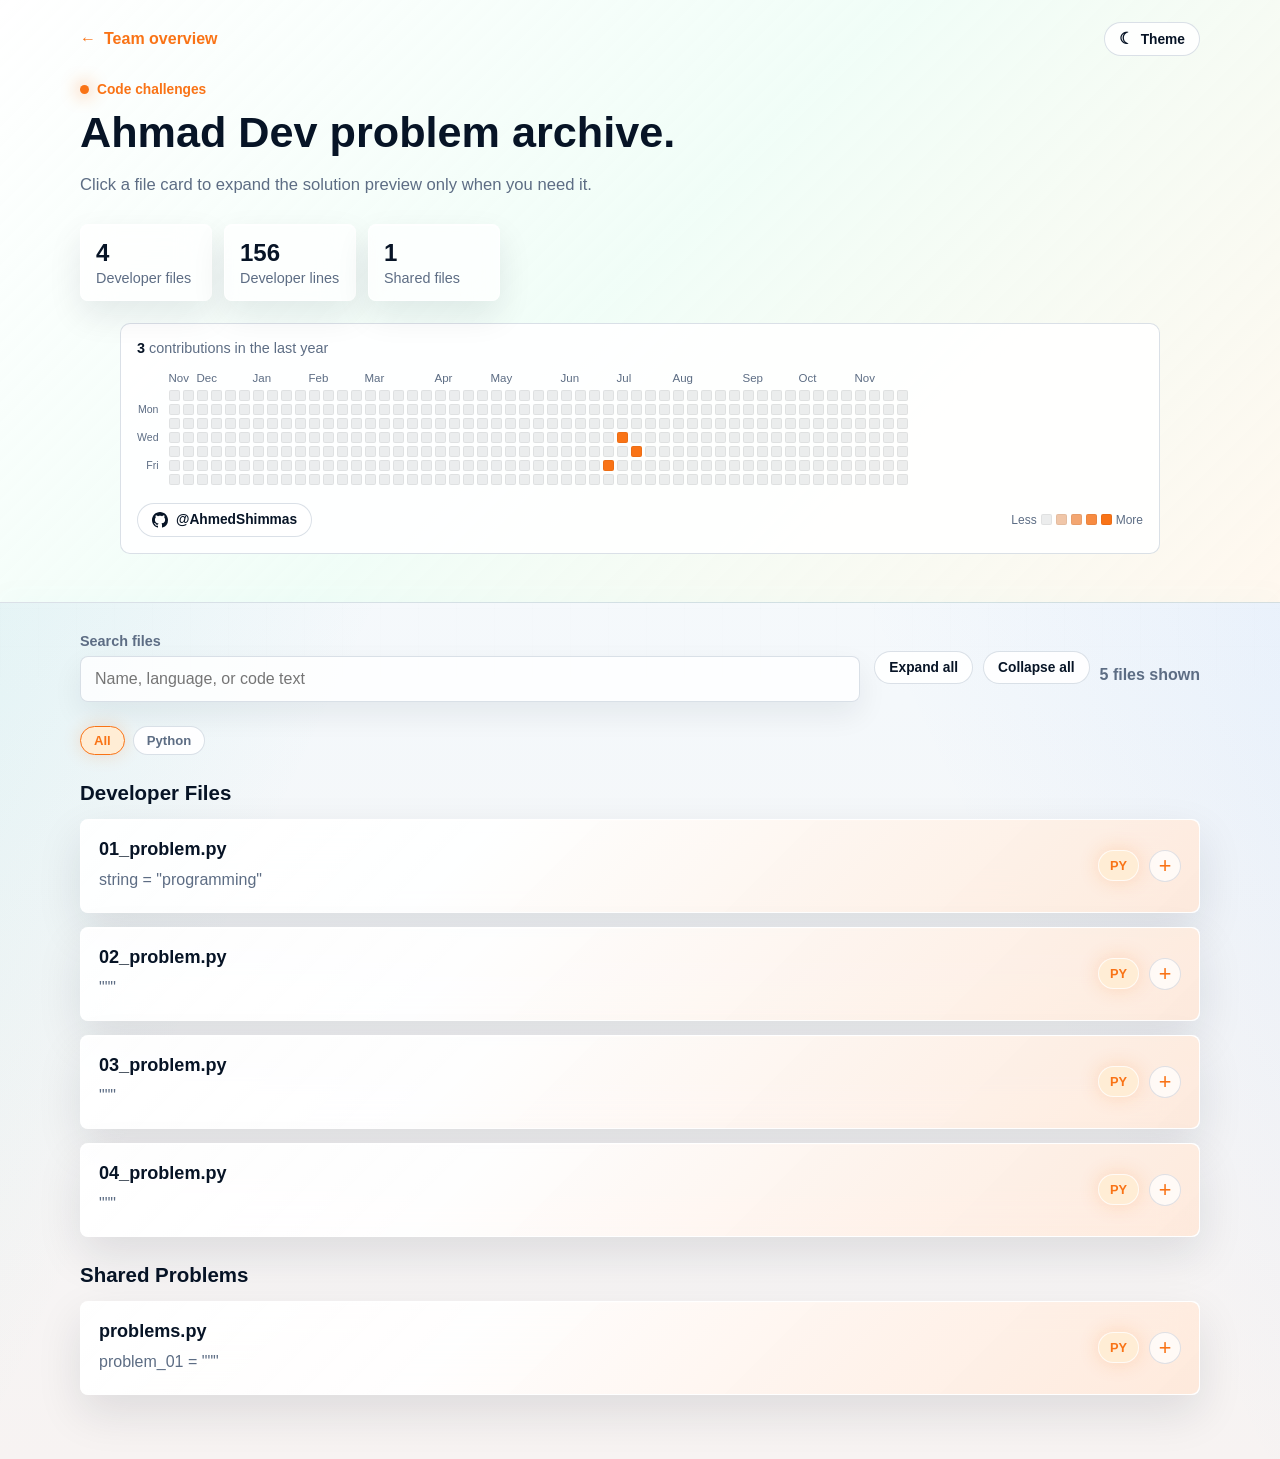
<file: ahmad-dev.html>
<!DOCTYPE html>
<html lang="en">
<head>
  <meta charset="UTF-8" />
  <meta name="viewport" content="width=device-width, initial-scale=1.0" />
  <title>Ahmad Dev Problems</title>
  <script>(function () {
  try {
    var stored = localStorage.getItem("stg-theme");
    var theme = stored || (window.matchMedia && window.matchMedia("(prefers-color-scheme: light)").matches ? "light" : "dark");
    document.documentElement.setAttribute("data-theme", theme);
  } catch (e) {
    document.documentElement.setAttribute("data-theme", "dark");
  }
})();</script>
  <link rel="stylesheet" href="styles.css" />
  <script src="site.js" defer></script>
</head>
<body>
  <header class="hero developer-hero" style="--accent: #f97316; --soft: #ffedd5; --warm: #dcfce7; --ring: rgba(249, 115, 22, 0.2);">
    <nav class="topbar">
      <a class="back-link" href="index.html"><span aria-hidden="true">&larr;</span> Team overview</a>
      
      <button class="ghost-btn theme-toggle" type="button" data-theme-toggle aria-pressed="false" aria-label="Toggle theme">
        <span class="theme-icon" aria-hidden="true"><span class="icon-dark">&#9790;</span><span class="icon-light">&#9728;</span></span>
        <span>Theme</span>
      </button>
    
    </nav>
    <div class="hero-inner">
      <div class="hero-copy">
        <p class="eyebrow">Code challenges</p>
        <h1>Ahmad Dev problem archive.</h1>
        <p>Click a file card to expand the solution preview only when you need it.</p>
        <div class="stat-row">
          
      <div class="stat">
        <strong>4</strong>
        <span>Developer files</span>
      </div>
    
          
      <div class="stat">
        <strong>156</strong>
        <span>Developer lines</span>
      </div>
    
          
      <div class="stat">
        <strong>1</strong>
        <span>Shared files</span>
      </div>
    
        </div>
        
      <figure class="contrib" style="--accent: #f97316;">
        <figcaption class="contrib-caption">
          <strong>3</strong> contributions in the last year
        </figcaption>
        <div class="contrib-scroll">
          <div class="contrib-inner">
            <div class="contrib-months"><span class="contrib-month" style="--span: 2">Nov</span><span class="contrib-month" style="--span: 4">Dec</span><span class="contrib-month" style="--span: 4">Jan</span><span class="contrib-month" style="--span: 4">Feb</span><span class="contrib-month" style="--span: 5">Mar</span><span class="contrib-month" style="--span: 4">Apr</span><span class="contrib-month" style="--span: 5">May</span><span class="contrib-month" style="--span: 4">Jun</span><span class="contrib-month" style="--span: 4">Jul</span><span class="contrib-month" style="--span: 5">Aug</span><span class="contrib-month" style="--span: 4">Sep</span><span class="contrib-month" style="--span: 4">Oct</span><span class="contrib-month" style="--span: 4">Nov</span></div>
            <div class="contrib-weekdays"><span>Mon</span><span>Wed</span><span>Fri</span></div>
            <div class="contrib-weeks"><div class="contrib-week"><span class="contrib-day" data-level="0" title="2025-11-23"></span><span class="contrib-day" data-level="0" title="2025-11-24"></span><span class="contrib-day" data-level="0" title="2025-11-25"></span><span class="contrib-day" data-level="0" title="2025-11-26"></span><span class="contrib-day" data-level="0" title="2025-11-27"></span><span class="contrib-day" data-level="0" title="2025-11-28"></span><span class="contrib-day" data-level="0" title="2025-11-29"></span></div><div class="contrib-week"><span class="contrib-day" data-level="0" title="2025-11-30"></span><span class="contrib-day" data-level="0" title="2025-12-01"></span><span class="contrib-day" data-level="0" title="2025-12-02"></span><span class="contrib-day" data-level="0" title="2025-12-03"></span><span class="contrib-day" data-level="0" title="2025-12-04"></span><span class="contrib-day" data-level="0" title="2025-12-05"></span><span class="contrib-day" data-level="0" title="2025-12-06"></span></div><div class="contrib-week"><span class="contrib-day" data-level="0" title="2025-12-07"></span><span class="contrib-day" data-level="0" title="2025-12-08"></span><span class="contrib-day" data-level="0" title="2025-12-09"></span><span class="contrib-day" data-level="0" title="2025-12-10"></span><span class="contrib-day" data-level="0" title="2025-12-11"></span><span class="contrib-day" data-level="0" title="2025-12-12"></span><span class="contrib-day" data-level="0" title="2025-12-13"></span></div><div class="contrib-week"><span class="contrib-day" data-level="0" title="2025-12-14"></span><span class="contrib-day" data-level="0" title="2025-12-15"></span><span class="contrib-day" data-level="0" title="2025-12-16"></span><span class="contrib-day" data-level="0" title="2025-12-17"></span><span class="contrib-day" data-level="0" title="2025-12-18"></span><span class="contrib-day" data-level="0" title="2025-12-19"></span><span class="contrib-day" data-level="0" title="2025-12-20"></span></div><div class="contrib-week"><span class="contrib-day" data-level="0" title="2025-12-21"></span><span class="contrib-day" data-level="0" title="2025-12-22"></span><span class="contrib-day" data-level="0" title="2025-12-23"></span><span class="contrib-day" data-level="0" title="2025-12-24"></span><span class="contrib-day" data-level="0" title="2025-12-25"></span><span class="contrib-day" data-level="0" title="2025-12-26"></span><span class="contrib-day" data-level="0" title="2025-12-27"></span></div><div class="contrib-week"><span class="contrib-day" data-level="0" title="2025-12-28"></span><span class="contrib-day" data-level="0" title="2025-12-29"></span><span class="contrib-day" data-level="0" title="2025-12-30"></span><span class="contrib-day" data-level="0" title="2025-12-31"></span><span class="contrib-day" data-level="0" title="2026-01-01"></span><span class="contrib-day" data-level="0" title="2026-01-02"></span><span class="contrib-day" data-level="0" title="2026-01-03"></span></div><div class="contrib-week"><span class="contrib-day" data-level="0" title="2026-01-04"></span><span class="contrib-day" data-level="0" title="2026-01-05"></span><span class="contrib-day" data-level="0" title="2026-01-06"></span><span class="contrib-day" data-level="0" title="2026-01-07"></span><span class="contrib-day" data-level="0" title="2026-01-08"></span><span class="contrib-day" data-level="0" title="2026-01-09"></span><span class="contrib-day" data-level="0" title="2026-01-10"></span></div><div class="contrib-week"><span class="contrib-day" data-level="0" title="2026-01-11"></span><span class="contrib-day" data-level="0" title="2026-01-12"></span><span class="contrib-day" data-level="0" title="2026-01-13"></span><span class="contrib-day" data-level="0" title="2026-01-14"></span><span class="contrib-day" data-level="0" title="2026-01-15"></span><span class="contrib-day" data-level="0" title="2026-01-16"></span><span class="contrib-day" data-level="0" title="2026-01-17"></span></div><div class="contrib-week"><span class="contrib-day" data-level="0" title="2026-01-18"></span><span class="contrib-day" data-level="0" title="2026-01-19"></span><span class="contrib-day" data-level="0" title="2026-01-20"></span><span class="contrib-day" data-level="0" title="2026-01-21"></span><span class="contrib-day" data-level="0" title="2026-01-22"></span><span class="contrib-day" data-level="0" title="2026-01-23"></span><span class="contrib-day" data-level="0" title="2026-01-24"></span></div><div class="contrib-week"><span class="contrib-day" data-level="0" title="2026-01-25"></span><span class="contrib-day" data-level="0" title="2026-01-26"></span><span class="contrib-day" data-level="0" title="2026-01-27"></span><span class="contrib-day" data-level="0" title="2026-01-28"></span><span class="contrib-day" data-level="0" title="2026-01-29"></span><span class="contrib-day" data-level="0" title="2026-01-30"></span><span class="contrib-day" data-level="0" title="2026-01-31"></span></div><div class="contrib-week"><span class="contrib-day" data-level="0" title="2026-02-01"></span><span class="contrib-day" data-level="0" title="2026-02-02"></span><span class="contrib-day" data-level="0" title="2026-02-03"></span><span class="contrib-day" data-level="0" title="2026-02-04"></span><span class="contrib-day" data-level="0" title="2026-02-05"></span><span class="contrib-day" data-level="0" title="2026-02-06"></span><span class="contrib-day" data-level="0" title="2026-02-07"></span></div><div class="contrib-week"><span class="contrib-day" data-level="0" title="2026-02-08"></span><span class="contrib-day" data-level="0" title="2026-02-09"></span><span class="contrib-day" data-level="0" title="2026-02-10"></span><span class="contrib-day" data-level="0" title="2026-02-11"></span><span class="contrib-day" data-level="0" title="2026-02-12"></span><span class="contrib-day" data-level="0" title="2026-02-13"></span><span class="contrib-day" data-level="0" title="2026-02-14"></span></div><div class="contrib-week"><span class="contrib-day" data-level="0" title="2026-02-15"></span><span class="contrib-day" data-level="0" title="2026-02-16"></span><span class="contrib-day" data-level="0" title="2026-02-17"></span><span class="contrib-day" data-level="0" title="2026-02-18"></span><span class="contrib-day" data-level="0" title="2026-02-19"></span><span class="contrib-day" data-level="0" title="2026-02-20"></span><span class="contrib-day" data-level="0" title="2026-02-21"></span></div><div class="contrib-week"><span class="contrib-day" data-level="0" title="2026-02-22"></span><span class="contrib-day" data-level="0" title="2026-02-23"></span><span class="contrib-day" data-level="0" title="2026-02-24"></span><span class="contrib-day" data-level="0" title="2026-02-25"></span><span class="contrib-day" data-level="0" title="2026-02-26"></span><span class="contrib-day" data-level="0" title="2026-02-27"></span><span class="contrib-day" data-level="0" title="2026-02-28"></span></div><div class="contrib-week"><span class="contrib-day" data-level="0" title="2026-03-01"></span><span class="contrib-day" data-level="0" title="2026-03-02"></span><span class="contrib-day" data-level="0" title="2026-03-03"></span><span class="contrib-day" data-level="0" title="2026-03-04"></span><span class="contrib-day" data-level="0" title="2026-03-05"></span><span class="contrib-day" data-level="0" title="2026-03-06"></span><span class="contrib-day" data-level="0" title="2026-03-07"></span></div><div class="contrib-week"><span class="contrib-day" data-level="0" title="2026-03-08"></span><span class="contrib-day" data-level="0" title="2026-03-09"></span><span class="contrib-day" data-level="0" title="2026-03-10"></span><span class="contrib-day" data-level="0" title="2026-03-11"></span><span class="contrib-day" data-level="0" title="2026-03-12"></span><span class="contrib-day" data-level="0" title="2026-03-13"></span><span class="contrib-day" data-level="0" title="2026-03-14"></span></div><div class="contrib-week"><span class="contrib-day" data-level="0" title="2026-03-15"></span><span class="contrib-day" data-level="0" title="2026-03-16"></span><span class="contrib-day" data-level="0" title="2026-03-17"></span><span class="contrib-day" data-level="0" title="2026-03-18"></span><span class="contrib-day" data-level="0" title="2026-03-19"></span><span class="contrib-day" data-level="0" title="2026-03-20"></span><span class="contrib-day" data-level="0" title="2026-03-21"></span></div><div class="contrib-week"><span class="contrib-day" data-level="0" title="2026-03-22"></span><span class="contrib-day" data-level="0" title="2026-03-23"></span><span class="contrib-day" data-level="0" title="2026-03-24"></span><span class="contrib-day" data-level="0" title="2026-03-25"></span><span class="contrib-day" data-level="0" title="2026-03-26"></span><span class="contrib-day" data-level="0" title="2026-03-27"></span><span class="contrib-day" data-level="0" title="2026-03-28"></span></div><div class="contrib-week"><span class="contrib-day" data-level="0" title="2026-03-29"></span><span class="contrib-day" data-level="0" title="2026-03-30"></span><span class="contrib-day" data-level="0" title="2026-03-31"></span><span class="contrib-day" data-level="0" title="2026-04-01"></span><span class="contrib-day" data-level="0" title="2026-04-02"></span><span class="contrib-day" data-level="0" title="2026-04-03"></span><span class="contrib-day" data-level="0" title="2026-04-04"></span></div><div class="contrib-week"><span class="contrib-day" data-level="0" title="2026-04-05"></span><span class="contrib-day" data-level="0" title="2026-04-06"></span><span class="contrib-day" data-level="0" title="2026-04-07"></span><span class="contrib-day" data-level="0" title="2026-04-08"></span><span class="contrib-day" data-level="0" title="2026-04-09"></span><span class="contrib-day" data-level="0" title="2026-04-10"></span><span class="contrib-day" data-level="0" title="2026-04-11"></span></div><div class="contrib-week"><span class="contrib-day" data-level="0" title="2026-04-12"></span><span class="contrib-day" data-level="0" title="2026-04-13"></span><span class="contrib-day" data-level="0" title="2026-04-14"></span><span class="contrib-day" data-level="0" title="2026-04-15"></span><span class="contrib-day" data-level="0" title="2026-04-16"></span><span class="contrib-day" data-level="0" title="2026-04-17"></span><span class="contrib-day" data-level="0" title="2026-04-18"></span></div><div class="contrib-week"><span class="contrib-day" data-level="0" title="2026-04-19"></span><span class="contrib-day" data-level="0" title="2026-04-20"></span><span class="contrib-day" data-level="0" title="2026-04-21"></span><span class="contrib-day" data-level="0" title="2026-04-22"></span><span class="contrib-day" data-level="0" title="2026-04-23"></span><span class="contrib-day" data-level="0" title="2026-04-24"></span><span class="contrib-day" data-level="0" title="2026-04-25"></span></div><div class="contrib-week"><span class="contrib-day" data-level="0" title="2026-04-26"></span><span class="contrib-day" data-level="0" title="2026-04-27"></span><span class="contrib-day" data-level="0" title="2026-04-28"></span><span class="contrib-day" data-level="0" title="2026-04-29"></span><span class="contrib-day" data-level="0" title="2026-04-30"></span><span class="contrib-day" data-level="0" title="2026-05-01"></span><span class="contrib-day" data-level="0" title="2026-05-02"></span></div><div class="contrib-week"><span class="contrib-day" data-level="0" title="2026-05-03"></span><span class="contrib-day" data-level="0" title="2026-05-04"></span><span class="contrib-day" data-level="0" title="2026-05-05"></span><span class="contrib-day" data-level="0" title="2026-05-06"></span><span class="contrib-day" data-level="0" title="2026-05-07"></span><span class="contrib-day" data-level="0" title="2026-05-08"></span><span class="contrib-day" data-level="0" title="2026-05-09"></span></div><div class="contrib-week"><span class="contrib-day" data-level="0" title="2026-05-10"></span><span class="contrib-day" data-level="0" title="2026-05-11"></span><span class="contrib-day" data-level="0" title="2026-05-12"></span><span class="contrib-day" data-level="0" title="2026-05-13"></span><span class="contrib-day" data-level="0" title="2026-05-14"></span><span class="contrib-day" data-level="0" title="2026-05-15"></span><span class="contrib-day" data-level="0" title="2026-05-16"></span></div><div class="contrib-week"><span class="contrib-day" data-level="0" title="2026-05-17"></span><span class="contrib-day" data-level="0" title="2026-05-18"></span><span class="contrib-day" data-level="0" title="2026-05-19"></span><span class="contrib-day" data-level="0" title="2026-05-20"></span><span class="contrib-day" data-level="0" title="2026-05-21"></span><span class="contrib-day" data-level="0" title="2026-05-22"></span><span class="contrib-day" data-level="0" title="2026-05-23"></span></div><div class="contrib-week"><span class="contrib-day" data-level="0" title="2026-05-24"></span><span class="contrib-day" data-level="0" title="2026-05-25"></span><span class="contrib-day" data-level="0" title="2026-05-26"></span><span class="contrib-day" data-level="0" title="2026-05-27"></span><span class="contrib-day" data-level="0" title="2026-05-28"></span><span class="contrib-day" data-level="0" title="2026-05-29"></span><span class="contrib-day" data-level="0" title="2026-05-30"></span></div><div class="contrib-week"><span class="contrib-day" data-level="0" title="2026-05-31"></span><span class="contrib-day" data-level="0" title="2026-06-01"></span><span class="contrib-day" data-level="0" title="2026-06-02"></span><span class="contrib-day" data-level="0" title="2026-06-03"></span><span class="contrib-day" data-level="0" title="2026-06-04"></span><span class="contrib-day" data-level="0" title="2026-06-05"></span><span class="contrib-day" data-level="0" title="2026-06-06"></span></div><div class="contrib-week"><span class="contrib-day" data-level="0" title="2026-06-07"></span><span class="contrib-day" data-level="0" title="2026-06-08"></span><span class="contrib-day" data-level="0" title="2026-06-09"></span><span class="contrib-day" data-level="0" title="2026-06-10"></span><span class="contrib-day" data-level="0" title="2026-06-11"></span><span class="contrib-day" data-level="0" title="2026-06-12"></span><span class="contrib-day" data-level="0" title="2026-06-13"></span></div><div class="contrib-week"><span class="contrib-day" data-level="0" title="2026-06-14"></span><span class="contrib-day" data-level="0" title="2026-06-15"></span><span class="contrib-day" data-level="0" title="2026-06-16"></span><span class="contrib-day" data-level="0" title="2026-06-17"></span><span class="contrib-day" data-level="0" title="2026-06-18"></span><span class="contrib-day" data-level="0" title="2026-06-19"></span><span class="contrib-day" data-level="0" title="2026-06-20"></span></div><div class="contrib-week"><span class="contrib-day" data-level="0" title="2026-06-21"></span><span class="contrib-day" data-level="0" title="2026-06-22"></span><span class="contrib-day" data-level="0" title="2026-06-23"></span><span class="contrib-day" data-level="0" title="2026-06-24"></span><span class="contrib-day" data-level="0" title="2026-06-25"></span><span class="contrib-day" data-level="0" title="2026-06-26"></span><span class="contrib-day" data-level="0" title="2026-06-27"></span></div><div class="contrib-week"><span class="contrib-day" data-level="0" title="2026-06-28"></span><span class="contrib-day" data-level="0" title="2026-06-29"></span><span class="contrib-day" data-level="0" title="2026-06-30"></span><span class="contrib-day" data-level="0" title="2026-07-01"></span><span class="contrib-day" data-level="0" title="2026-07-02"></span><span class="contrib-day" data-level="4" title="2026-07-03"></span><span class="contrib-day" data-level="0" title="2026-07-04"></span></div><div class="contrib-week"><span class="contrib-day" data-level="0" title="2026-07-05"></span><span class="contrib-day" data-level="0" title="2026-07-06"></span><span class="contrib-day" data-level="0" title="2026-07-07"></span><span class="contrib-day" data-level="4" title="2026-07-08"></span><span class="contrib-day" data-level="0" title="2026-07-09"></span><span class="contrib-day" data-level="0" title="2026-07-10"></span><span class="contrib-day" data-level="0" title="2026-07-11"></span></div><div class="contrib-week"><span class="contrib-day" data-level="0" title="2026-07-12"></span><span class="contrib-day" data-level="0" title="2026-07-13"></span><span class="contrib-day" data-level="0" title="2026-07-14"></span><span class="contrib-day" data-level="0" title="2026-07-15"></span><span class="contrib-day" data-level="4" title="2026-07-16"></span><span class="contrib-day" data-level="0" title="2026-07-17"></span><span class="contrib-day" data-level="0" title="2026-07-18"></span></div><div class="contrib-week"><span class="contrib-day" data-level="0" title="2026-07-19"></span><span class="contrib-day" data-level="0" title="2026-07-20"></span><span class="contrib-day" data-level="0" title="2026-07-21"></span><span class="contrib-day" data-level="0" title="2026-07-22"></span><span class="contrib-day" data-level="0" title="2026-07-23"></span><span class="contrib-day" data-level="0" title="2026-07-24"></span><span class="contrib-day" data-level="0" title="2026-07-25"></span></div><div class="contrib-week"><span class="contrib-day" data-level="0" title="2026-07-26"></span><span class="contrib-day" data-level="0" title="2026-07-27"></span><span class="contrib-day" data-level="0" title="2026-07-28"></span><span class="contrib-day" data-level="0" title="2026-07-29"></span><span class="contrib-day" data-level="0" title="2026-07-30"></span><span class="contrib-day" data-level="0" title="2026-07-31"></span><span class="contrib-day" data-level="0" title="2026-08-01"></span></div><div class="contrib-week"><span class="contrib-day" data-level="0" title="2026-08-02"></span><span class="contrib-day" data-level="0" title="2026-08-03"></span><span class="contrib-day" data-level="0" title="2026-08-04"></span><span class="contrib-day" data-level="0" title="2026-08-05"></span><span class="contrib-day" data-level="0" title="2026-08-06"></span><span class="contrib-day" data-level="0" title="2026-08-07"></span><span class="contrib-day" data-level="0" title="2026-08-08"></span></div><div class="contrib-week"><span class="contrib-day" data-level="0" title="2026-08-09"></span><span class="contrib-day" data-level="0" title="2026-08-10"></span><span class="contrib-day" data-level="0" title="2026-08-11"></span><span class="contrib-day" data-level="0" title="2026-08-12"></span><span class="contrib-day" data-level="0" title="2026-08-13"></span><span class="contrib-day" data-level="0" title="2026-08-14"></span><span class="contrib-day" data-level="0" title="2026-08-15"></span></div><div class="contrib-week"><span class="contrib-day" data-level="0" title="2026-08-16"></span><span class="contrib-day" data-level="0" title="2026-08-17"></span><span class="contrib-day" data-level="0" title="2026-08-18"></span><span class="contrib-day" data-level="0" title="2026-08-19"></span><span class="contrib-day" data-level="0" title="2026-08-20"></span><span class="contrib-day" data-level="0" title="2026-08-21"></span><span class="contrib-day" data-level="0" title="2026-08-22"></span></div><div class="contrib-week"><span class="contrib-day" data-level="0" title="2026-08-23"></span><span class="contrib-day" data-level="0" title="2026-08-24"></span><span class="contrib-day" data-level="0" title="2026-08-25"></span><span class="contrib-day" data-level="0" title="2026-08-26"></span><span class="contrib-day" data-level="0" title="2026-08-27"></span><span class="contrib-day" data-level="0" title="2026-08-28"></span><span class="contrib-day" data-level="0" title="2026-08-29"></span></div><div class="contrib-week"><span class="contrib-day" data-level="0" title="2026-08-30"></span><span class="contrib-day" data-level="0" title="2026-08-31"></span><span class="contrib-day" data-level="0" title="2026-09-01"></span><span class="contrib-day" data-level="0" title="2026-09-02"></span><span class="contrib-day" data-level="0" title="2026-09-03"></span><span class="contrib-day" data-level="0" title="2026-09-04"></span><span class="contrib-day" data-level="0" title="2026-09-05"></span></div><div class="contrib-week"><span class="contrib-day" data-level="0" title="2026-09-06"></span><span class="contrib-day" data-level="0" title="2026-09-07"></span><span class="contrib-day" data-level="0" title="2026-09-08"></span><span class="contrib-day" data-level="0" title="2026-09-09"></span><span class="contrib-day" data-level="0" title="2026-09-10"></span><span class="contrib-day" data-level="0" title="2026-09-11"></span><span class="contrib-day" data-level="0" title="2026-09-12"></span></div><div class="contrib-week"><span class="contrib-day" data-level="0" title="2026-09-13"></span><span class="contrib-day" data-level="0" title="2026-09-14"></span><span class="contrib-day" data-level="0" title="2026-09-15"></span><span class="contrib-day" data-level="0" title="2026-09-16"></span><span class="contrib-day" data-level="0" title="2026-09-17"></span><span class="contrib-day" data-level="0" title="2026-09-18"></span><span class="contrib-day" data-level="0" title="2026-09-19"></span></div><div class="contrib-week"><span class="contrib-day" data-level="0" title="2026-09-20"></span><span class="contrib-day" data-level="0" title="2026-09-21"></span><span class="contrib-day" data-level="0" title="2026-09-22"></span><span class="contrib-day" data-level="0" title="2026-09-23"></span><span class="contrib-day" data-level="0" title="2026-09-24"></span><span class="contrib-day" data-level="0" title="2026-09-25"></span><span class="contrib-day" data-level="0" title="2026-09-26"></span></div><div class="contrib-week"><span class="contrib-day" data-level="0" title="2026-09-27"></span><span class="contrib-day" data-level="0" title="2026-09-28"></span><span class="contrib-day" data-level="0" title="2026-09-29"></span><span class="contrib-day" data-level="0" title="2026-09-30"></span><span class="contrib-day" data-level="0" title="2026-10-01"></span><span class="contrib-day" data-level="0" title="2026-10-02"></span><span class="contrib-day" data-level="0" title="2026-10-03"></span></div><div class="contrib-week"><span class="contrib-day" data-level="0" title="2026-10-04"></span><span class="contrib-day" data-level="0" title="2026-10-05"></span><span class="contrib-day" data-level="0" title="2026-10-06"></span><span class="contrib-day" data-level="0" title="2026-10-07"></span><span class="contrib-day" data-level="0" title="2026-10-08"></span><span class="contrib-day" data-level="0" title="2026-10-09"></span><span class="contrib-day" data-level="0" title="2026-10-10"></span></div><div class="contrib-week"><span class="contrib-day" data-level="0" title="2026-10-11"></span><span class="contrib-day" data-level="0" title="2026-10-12"></span><span class="contrib-day" data-level="0" title="2026-10-13"></span><span class="contrib-day" data-level="0" title="2026-10-14"></span><span class="contrib-day" data-level="0" title="2026-10-15"></span><span class="contrib-day" data-level="0" title="2026-10-16"></span><span class="contrib-day" data-level="0" title="2026-10-17"></span></div><div class="contrib-week"><span class="contrib-day" data-level="0" title="2026-10-18"></span><span class="contrib-day" data-level="0" title="2026-10-19"></span><span class="contrib-day" data-level="0" title="2026-10-20"></span><span class="contrib-day" data-level="0" title="2026-10-21"></span><span class="contrib-day" data-level="0" title="2026-10-22"></span><span class="contrib-day" data-level="0" title="2026-10-23"></span><span class="contrib-day" data-level="0" title="2026-10-24"></span></div><div class="contrib-week"><span class="contrib-day" data-level="0" title="2026-10-25"></span><span class="contrib-day" data-level="0" title="2026-10-26"></span><span class="contrib-day" data-level="0" title="2026-10-27"></span><span class="contrib-day" data-level="0" title="2026-10-28"></span><span class="contrib-day" data-level="0" title="2026-10-29"></span><span class="contrib-day" data-level="0" title="2026-10-30"></span><span class="contrib-day" data-level="0" title="2026-10-31"></span></div><div class="contrib-week"><span class="contrib-day" data-level="0" title="2026-11-01"></span><span class="contrib-day" data-level="0" title="2026-11-02"></span><span class="contrib-day" data-level="0" title="2026-11-03"></span><span class="contrib-day" data-level="0" title="2026-11-04"></span><span class="contrib-day" data-level="0" title="2026-11-05"></span><span class="contrib-day" data-level="0" title="2026-11-06"></span><span class="contrib-day" data-level="0" title="2026-11-07"></span></div><div class="contrib-week"><span class="contrib-day" data-level="0" title="2026-11-08"></span><span class="contrib-day" data-level="0" title="2026-11-09"></span><span class="contrib-day" data-level="0" title="2026-11-10"></span><span class="contrib-day" data-level="0" title="2026-11-11"></span><span class="contrib-day" data-level="0" title="2026-11-12"></span><span class="contrib-day" data-level="0" title="2026-11-13"></span><span class="contrib-day" data-level="0" title="2026-11-14"></span></div><div class="contrib-week"><span class="contrib-day" data-level="0" title="2026-11-15"></span><span class="contrib-day" data-level="0" title="2026-11-16"></span><span class="contrib-day" data-level="0" title="2026-11-17"></span><span class="contrib-day" data-level="0" title="2026-11-18"></span><span class="contrib-day" data-level="0" title="2026-11-19"></span><span class="contrib-day" data-level="0" title="2026-11-20"></span><span class="contrib-day" data-level="0" title="2026-11-21"></span></div><div class="contrib-week"><span class="contrib-day" data-level="0" title="2026-11-22"></span><span class="contrib-day" data-level="0" title="2026-11-23"></span><span class="contrib-day" data-level="0" title="2026-11-24"></span><span class="contrib-day" data-level="0" title="2026-11-25"></span><span class="contrib-day" data-level="0" title="2026-11-26"></span><span class="contrib-day" data-level="0" title="2026-11-27"></span><span class="contrib-day" data-level="0" title="2026-11-28"></span></div></div>
          </div>
        </div>
        <div class="contrib-footer">
          
      <a class="profile-btn" href="https://github.com/AhmedShimmas" target="_blank" rel="noopener noreferrer">
        <svg viewBox="0 0 16 16" width="16" height="16" aria-hidden="true" fill="currentColor"><path fill-rule="evenodd" d="M8 0C3.58 0 0 3.58 0 8c0 3.54 2.29 6.53 5.47 7.59.4.07.55-.17.55-.38 0-.19-.01-.82-.01-1.49-2.01.37-2.53-.49-2.69-.94-.09-.23-.48-.94-.82-1.13-.28-.15-.68-.52-.01-.53.63-.01 1.08.58 1.23.82.72 1.21 1.87.87 2.33.66.07-.52.28-.87.51-1.07-1.78-.2-3.64-.89-3.64-3.95 0-.87.31-1.59.82-2.15-.08-.2-.36-1.02.08-2.12 0 0 .67-.21 2.2.82.64-.18 1.32-.27 2-.27.68 0 1.36.09 2 .27 1.53-1.04 2.2-.82 2.2-.82.44 1.1.16 1.92.08 2.12.51.56.82 1.27.82 2.15 0 3.07-1.87 3.75-3.65 3.95.29.25.54.73.54 1.48 0 1.07-.01 1.93-.01 2.2 0 .21.15.46.55.38A8.013 8.013 0 0 0 16 8c0-4.42-3.58-8-8-8z"></path></svg>
        <span>@AhmedShimmas</span>
      </a>
    
          <div class="contrib-legend">
            <span>Less</span>
            <span class="contrib-day" data-level="0"></span>
            <span class="contrib-day" data-level="1"></span>
            <span class="contrib-day" data-level="2"></span>
            <span class="contrib-day" data-level="3"></span>
            <span class="contrib-day" data-level="4"></span>
            <span>More</span>
          </div>
        </div>
      </figure>
    
      </div>
    </div>
  </header>

  <main class="content" style="--accent: #f97316; --soft: #ffedd5; --ring: rgba(249, 115, 22, 0.2);">
    
      <section class="toolbar">
        <label class="search-box">
          <span>Search files</span>
          <input type="search" placeholder="Name, language, or code text" data-file-search />
        </label>
        <div class="toolbar-actions">
          <button class="ghost-btn" type="button" data-expand-all>Expand all</button>
          <button class="ghost-btn" type="button" data-collapse-all>Collapse all</button>
          <p class="visible-count" data-visible-count>5 files shown</p>
        </div>
      </section>
      <div class="filter-chips" role="group" aria-label="Filter by language"><button class="chip is-active" type="button" data-lang-filter="all" aria-pressed="true">All</button><button class="chip" type="button" data-lang-filter="python" aria-pressed="false">Python</button></div>
      <p class="empty-state" data-empty-state hidden>No matching files found.</p>
        
    
      <section class="file-section">
        <h2>Developer Files</h2>
        <div class="file-grid">
          
      <article class="file-card" data-expand-card data-search="01_problem.py ahmad-dev/01_problem.py python string = &quot;programming&quot; new_string = str() # start time: 1641h, 030726d def return_unique_characters_string(string): characters_list = [] for char in string: if char in characters_list: pass else: characters_list.append(char) new_string = &quot;&quot;.join(characters_list) return new_string print(return_unique_characters_string(string)) # solve time: 1644h" data-lang="python" style="--accent: #f97316; --soft: #ffedd5; --ring: rgba(249, 115, 22, 0.2);">
        <button class="file-toggle" type="button" aria-expanded="false" data-expand-toggle>
          <span class="file-title">
            <span class="file-heading-row">
              <span class="file-heading">01_problem.py</span>
              
            </span>
            <span class="file-summary">string = &quot;programming&quot;</span>
          </span>
          <span class="file-side">
            <span class="type-badge">PY</span>
            <span class="expand-mark" aria-hidden="true">+</span>
          </span>
        </button>
        <div class="file-detail-shell" data-expand-panel aria-hidden="true">
          <div class="file-detail">
            <div class="file-detail-inner">
              <p class="file-path">ahmad-dev/01_problem.py</p>
              <div class="code-wrap">
                <button class="copy-btn" type="button" data-copy data-label="Copy">Copy</button>
                <pre><code>string = &quot;programming&quot;
new_string = str()

# Start time: 1641h, 030726d
def return_unique_characters_string(string):
    
    characters_list = []

    for char in string:
        if char in characters_list:
            pass
        else:
            characters_list.append(char)
    
    new_string = &quot;&quot;.join(characters_list)
    return new_string

print(return_unique_characters_string(string))

# Solve time: 1644h</code></pre>
              </div>
              <div class="file-meta">
                <span class="meta-item">Python</span>
                <span class="meta-item">20 lines</span>
                <span class="meta-item">417 B</span>
                <a class="file-link" href="ahmad-dev/01_problem.py">Open raw file</a>
              </div>
            </div>
          </div>
        </div>
      </article>
    

      <article class="file-card" data-expand-card data-search="02_problem.py ahmad-dev/02_problem.py python &quot;&quot;&quot; write a program to count the number of characters in a string without using len(). eg. input: &quot;hello world&quot; output: 11 &quot;&quot;&quot; string = input(&quot;enter a string: &quot;) def count_characters(string): count = 0 for char in string: count += 1 return count print(f&quot;length of the string &#x27;{string}&#x27; is: &quot;, count_characters(string))" data-lang="python" style="--accent: #f97316; --soft: #ffedd5; --ring: rgba(249, 115, 22, 0.2);">
        <button class="file-toggle" type="button" aria-expanded="false" data-expand-toggle>
          <span class="file-title">
            <span class="file-heading-row">
              <span class="file-heading">02_problem.py</span>
              
            </span>
            <span class="file-summary">&quot;&quot;&quot;</span>
          </span>
          <span class="file-side">
            <span class="type-badge">PY</span>
            <span class="expand-mark" aria-hidden="true">+</span>
          </span>
        </button>
        <div class="file-detail-shell" data-expand-panel aria-hidden="true">
          <div class="file-detail">
            <div class="file-detail-inner">
              <p class="file-path">ahmad-dev/02_problem.py</p>
              <div class="code-wrap">
                <button class="copy-btn" type="button" data-copy data-label="Copy">Copy</button>
                <pre><code>&quot;&quot;&quot;
Write a program to count the number of characters in a string without using len().

eg.
Input: &quot;Hello World&quot;
Output: 11
&quot;&quot;&quot;

string = input(&quot;Enter a string: &quot;)
def count_characters(string):
    count = 0
    for char in string:
        count += 1
    return count

print(f&quot;Length of the string &#x27;{string}&#x27; is: &quot;, count_characters(string))</code></pre>
              </div>
              <div class="file-meta">
                <span class="meta-item">Python</span>
                <span class="meta-item">16 lines</span>
                <span class="meta-item">342 B</span>
                <a class="file-link" href="ahmad-dev/02_problem.py">Open raw file</a>
              </div>
            </div>
          </div>
        </div>
      </article>
    

      <article class="file-card" data-expand-card data-search="03_problem.py ahmad-dev/03_problem.py python &quot;&quot;&quot; reverse a string without using slicing ([::-1]) or reversed(). eg. input: &quot;python&quot; output: &quot;nohtyp&quot; &quot;&quot;&quot; string = &quot;ahmad&quot; def reversestringefficient(string): char_list = [] for char in string: char_list.insert(0, char) return &#x27;&#x27;.join(char_list) # but if using the insert method is not allowed, we can use a different approach: def reversestringalternative(string): reversed_string_list = [] for i in range(len(string) - 1, -1, -1): reversed_string_list.append(string[i]) return &#x27;&#x27;.join(reversed_string_list) &quot;&quot;&quot; explaination for reversestringalternative: what &quot;range(len(string) - 1, -1, -1)&quot; does is it starts from the last index of the string and goes to the first index, effectively reversing the string. example: if string = &quot;ahmad&quot;, len(string) = 5, so range(len(string) - 1, -1, -1) will generate the indices [4, 3, 2, 1, 0]. this means we will access the characters in the order: string[4] = &#x27;d&#x27;, string[3] = &#x27;a&#x27;, string[2] = &#x27;m&#x27;, string[1] = &#x27;h&#x27;, string[0] &quot;&quot;&quot;" data-lang="python" style="--accent: #f97316; --soft: #ffedd5; --ring: rgba(249, 115, 22, 0.2);">
        <button class="file-toggle" type="button" aria-expanded="false" data-expand-toggle>
          <span class="file-title">
            <span class="file-heading-row">
              <span class="file-heading">03_problem.py</span>
              
            </span>
            <span class="file-summary">&quot;&quot;&quot;</span>
          </span>
          <span class="file-side">
            <span class="type-badge">PY</span>
            <span class="expand-mark" aria-hidden="true">+</span>
          </span>
        </button>
        <div class="file-detail-shell" data-expand-panel aria-hidden="true">
          <div class="file-detail">
            <div class="file-detail-inner">
              <p class="file-path">ahmad-dev/03_problem.py</p>
              <div class="code-wrap">
                <button class="copy-btn" type="button" data-copy data-label="Copy">Copy</button>
                <pre><code>&quot;&quot;&quot;
Reverse a string without using slicing ([::-1]) or reversed().

eg.
Input: &quot;Python&quot;
Output: &quot;nohtyP&quot;
&quot;&quot;&quot;

string = &quot;ahmad&quot;

def reverseStringEfficient(string):
    char_list = []
    for char in string:
        char_list.insert(0, char)
    return &#x27;&#x27;.join(char_list)

# But if using the insert method is not allowed, we can use a different approach:

def reverseStringAlternative(string):
    reversed_string_list = []
    for i in range(len(string) - 1, -1, -1): 
        reversed_string_list.append(string[i])
    return &#x27;&#x27;.join(reversed_string_list)

&quot;&quot;&quot;
Explaination for reverseStringAlternative:

what &quot;range(len(string) - 1, -1, -1)&quot; does is it starts from the last index of the string and goes to the first index, effectively reversing the string.

    Example: 
        if string = &quot;ahmad&quot;, len(string) = 5, so range(len(string) - 1, -1, -1) will generate the indices [4, 3, 2, 1, 0]. This means we will access the characters in the order: string[4] = &#x27;d&#x27;, string[3] = &#x27;a&#x27;, string[2] = &#x27;m&#x27;, string[1] = &#x27;h&#x27;, string[0]
&quot;&quot;&quot; </code></pre>
              </div>
              <div class="file-meta">
                <span class="meta-item">Python</span>
                <span class="meta-item">32 lines</span>
                <span class="meta-item">1.0 KB</span>
                <a class="file-link" href="ahmad-dev/03_problem.py">Open raw file</a>
              </div>
            </div>
          </div>
        </div>
      </article>
    

      <article class="file-card" data-expand-card data-search="04_problem.py ahmad-dev/04_problem.py python &quot;&quot;&quot; given two strings, determine whether they are at most one edit away an edit is: insert one charachter delete one charachter replace one charachter example: input: &quot;pale&quot; &quot;ple&quot; output: true input: &quot;pale&quot; &quot;bake&quot; output: false &quot;&quot;&quot; string1 = input(&quot;enter your first string: &quot;) string2 = input(&quot;enter your second string: &quot;) def is_one_edit_away(string1, string2): unique_indices_count = 0 len1 = len(string1) len2 = len(string2) if len1 == len2: print( f&quot;&quot;&quot; ==================================================== identified case 01: same length strings. ==================================================== &quot;&quot;&quot;) for idx in range(len(string1)): if string1[idx] == string2[idx]: continue else: unique_indices_count +=1 if len1 != len2: result = len1 - len2 if len1 &gt; len2 else len2 -len1 if result &gt; 1: print( f&quot;&quot;&quot; ==================================================== identified case 02: length difference of more than 1. ==================================================== &quot;&quot;&quot;) return false else: print( f&quot;&quot;&quot; ==================================================== identified case 03: length difference of 1. ==================================================== &quot;&quot;&quot;) longer_string = string1 if len1 &gt; len2 else string2 print(f&quot;longer string = {longer_string}, length = {len(longer_string)}&quot;) shorter_string = string2 if len2 &lt; len1 else string1 print(f&quot;shorter strin" data-lang="python" style="--accent: #f97316; --soft: #ffedd5; --ring: rgba(249, 115, 22, 0.2);">
        <button class="file-toggle" type="button" aria-expanded="false" data-expand-toggle>
          <span class="file-title">
            <span class="file-heading-row">
              <span class="file-heading">04_problem.py</span>
              
            </span>
            <span class="file-summary">&quot;&quot;&quot;</span>
          </span>
          <span class="file-side">
            <span class="type-badge">PY</span>
            <span class="expand-mark" aria-hidden="true">+</span>
          </span>
        </button>
        <div class="file-detail-shell" data-expand-panel aria-hidden="true">
          <div class="file-detail">
            <div class="file-detail-inner">
              <p class="file-path">ahmad-dev/04_problem.py</p>
              <div class="code-wrap">
                <button class="copy-btn" type="button" data-copy data-label="Copy">Copy</button>
                <pre><code>&quot;&quot;&quot;
Given two strings, determine whether they are at most one edit away

An Edit is:
insert one charachter
Delete one charachter
Replace one charachter

Example:
Input:
&quot;pale&quot;
&quot;ple&quot;

Output: True

Input:
&quot;pale&quot;
&quot;bake&quot;
Output: False
&quot;&quot;&quot;

string1 = input(&quot;Enter your first string: &quot;)
string2 = input(&quot;Enter your second string: &quot;)

def is_one_edit_away(string1, string2):
    unique_indices_count = 0
    len1 = len(string1)
    len2 = len(string2)

    if len1 == len2:
        print(
            f&quot;&quot;&quot;
                ====================================================
                      Identified Case 01: Same Length Strings.
                ====================================================
            &quot;&quot;&quot;)
        for idx in range(len(string1)):
            if string1[idx] == string2[idx]:
                continue
            else:
                unique_indices_count +=1
    
    if len1 != len2:
        result = len1 - len2 if len1 &gt; len2 else len2 -len1
        if result &gt; 1:
            print(
            f&quot;&quot;&quot;
                ====================================================
                Identified Case 02: Length Difference of more than 1.
                ====================================================
            &quot;&quot;&quot;)
            return False
        else:
            print(
            f&quot;&quot;&quot;
                ====================================================
                    Identified Case 03: Length Difference of 1.
                ====================================================
            &quot;&quot;&quot;)

            longer_string = string1 if len1 &gt; len2 else string2
            print(f&quot;Longer String = {longer_string}, Length = {len(longer_string)}&quot;)

            shorter_string = string2 if len2 &lt; len1 else string1
            print(f&quot;Shorter String = {shorter_string}, Length = {len(shorter_string)} \n&quot;)

            longer_array = list(char for char in longer_string)
            shorter_array = list(char for char in shorter_string)

            unique_characters_count = 0
            
            for char in longer_array:
                if char in shorter_array:
                    continue
                else:
                    unique_characters_count += 1
            
            if unique_characters_count &gt; 1:
                return False
            return True
... 8 more line(s)</code></pre>
              </div>
              <div class="file-meta">
                <span class="meta-item">Python</span>
                <span class="meta-item">88 lines</span>
                <span class="meta-item">2.4 KB</span>
                <a class="file-link" href="ahmad-dev/04_problem.py">Open raw file</a>
              </div>
            </div>
          </div>
        </div>
      </article>
    
        </div>
      </section>
    
    
      <section class="file-section">
        <h2>Shared Problems</h2>
        <div class="file-grid">
          
      <article class="file-card" data-expand-card data-search="problems.py problems/problems.py python problem_01 = &quot;&quot;&quot; a string such that it has duplicate characters in it. the string can be of any length and can contain any characters. your solution should eliminate all the duplicate characters from the string and return a new string with only unique characters. eg. input: &quot;programming&quot; output: &quot;progamin&quot; &quot;&quot;&quot; problem_02 = &quot;&quot;&quot; write a program to count the number of characters in a string without using len(). eg. input: &quot;hello world&quot; output: 11 &quot;&quot;&quot; problem_03 = &quot;&quot;&quot; reverse a string without using slicing ([::-1]) or reversed(). eg. input: &quot;python&quot; output: &quot;nohtyp&quot; &quot;&quot;&quot; problem_04 = &quot;&quot;&quot; given two strings, determine whether they are at most one edit away an edit is: insert one charachter delete one charachter replace one charachter example: input: &quot;pale&quot; &quot;ple&quot; output: true input: &quot;pale&quot; &quot;bake&quot; output: false &quot;&quot;&quot; problem_05 = &quot;&quot;&quot; given a text and a pattern, return all starting indices where the pattern appears. example: text: &quot;ababcabcab&quot; pattern: &quot;abc&quot; output: [2,5] &quot;&quot;&quot;" data-lang="python" style="--accent: #f97316; --soft: #ffedd5; --ring: rgba(249, 115, 22, 0.2);">
        <button class="file-toggle" type="button" aria-expanded="false" data-expand-toggle>
          <span class="file-title">
            <span class="file-heading-row">
              <span class="file-heading">problems.py</span>
              
            </span>
            <span class="file-summary">problem_01 = &quot;&quot;&quot;</span>
          </span>
          <span class="file-side">
            <span class="type-badge">PY</span>
            <span class="expand-mark" aria-hidden="true">+</span>
          </span>
        </button>
        <div class="file-detail-shell" data-expand-panel aria-hidden="true">
          <div class="file-detail">
            <div class="file-detail-inner">
              <p class="file-path">problems/problems.py</p>
              <div class="code-wrap">
                <button class="copy-btn" type="button" data-copy data-label="Copy">Copy</button>
                <pre><code>problem_01 = &quot;&quot;&quot;
A string such that it has duplicate characters in it. The string can be of any length and can contain any characters.
Your solution should eliminate all the duplicate characters from the string and return a new string with only unique characters.

eg. 
Input: &quot;programming&quot;
Output: &quot;progamin&quot;
&quot;&quot;&quot;

problem_02 = &quot;&quot;&quot;
Write a program to count the number of characters in a string without using len().

eg.
Input: &quot;Hello World&quot;
Output: 11
&quot;&quot;&quot;

problem_03 = &quot;&quot;&quot;
Reverse a string without using slicing ([::-1]) or reversed().

eg.
Input: &quot;Python&quot;
Output: &quot;nohtyP&quot;
&quot;&quot;&quot;


problem_04 = &quot;&quot;&quot;
Given two strings, determine whether they are at most one edit away

An Edit is:
insert one charachter
Delete one charachter
Replace one charachter

Example:
Input:
&quot;pale&quot;
&quot;ple&quot;

Output: True

Input:
&quot;pale&quot;
&quot;bake&quot;
Output: False
&quot;&quot;&quot;


problem_05 = &quot;&quot;&quot;
Given a text and a pattern, return all starting indices where the pattern appears.

Example:
Text: &quot;ababcabcab&quot;
pattern: &quot;abc&quot;

Output: [2,5]
&quot;&quot;&quot;</code></pre>
              </div>
              <div class="file-meta">
                <span class="meta-item">Python</span>
                <span class="meta-item">57 lines</span>
                <span class="meta-item">994 B</span>
                <a class="file-link" href="problems/problems.py">Open raw file</a>
              </div>
            </div>
          </div>
        </div>
      </article>
    
        </div>
      </section>
    
  </main>
</body>
</html>
</file>
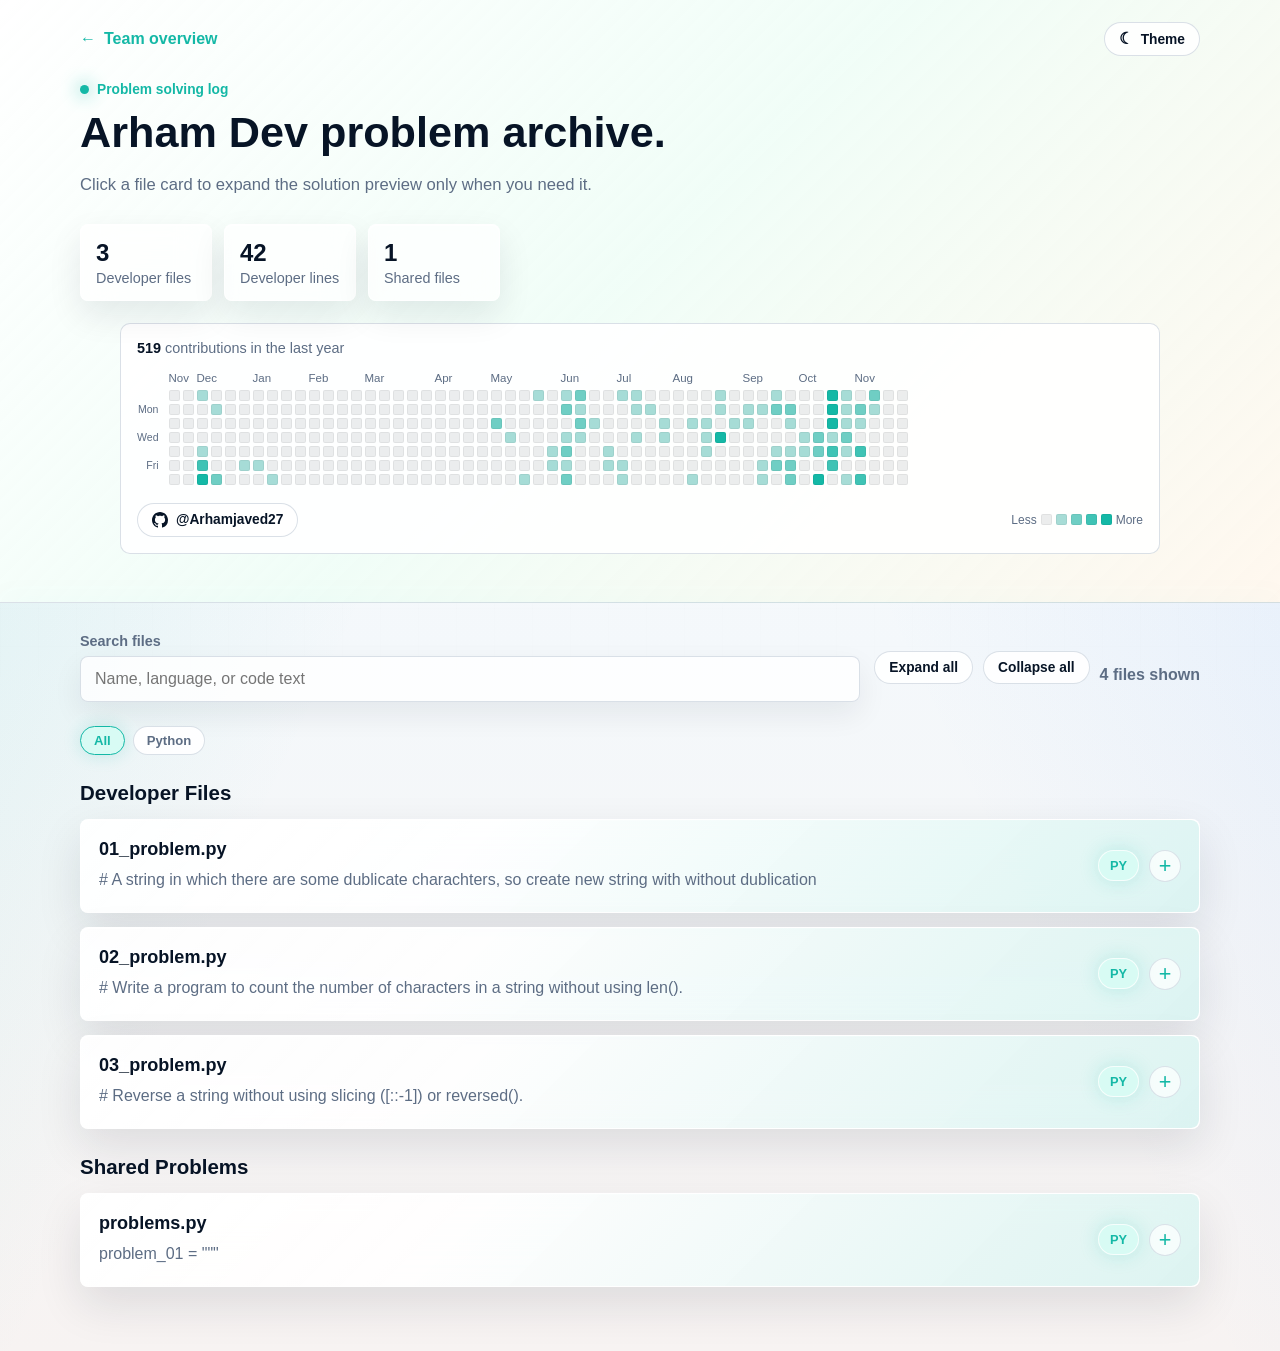
<file: arham-dev.html>
<!DOCTYPE html>
<html lang="en">
<head>
  <meta charset="UTF-8" />
  <meta name="viewport" content="width=device-width, initial-scale=1.0" />
  <title>Arham Dev Problems</title>
  <script>(function () {
  try {
    var stored = localStorage.getItem("stg-theme");
    var theme = stored || (window.matchMedia && window.matchMedia("(prefers-color-scheme: light)").matches ? "light" : "dark");
    document.documentElement.setAttribute("data-theme", theme);
  } catch (e) {
    document.documentElement.setAttribute("data-theme", "dark");
  }
})();</script>
  <link rel="stylesheet" href="styles.css" />
  <script src="site.js" defer></script>
</head>
<body>
  <header class="hero developer-hero" style="--accent: #14b8a6; --soft: #d8fbf4; --warm: #ffedd5; --ring: rgba(20, 184, 166, 0.2);">
    <nav class="topbar">
      <a class="back-link" href="index.html"><span aria-hidden="true">&larr;</span> Team overview</a>
      
      <button class="ghost-btn theme-toggle" type="button" data-theme-toggle aria-pressed="false" aria-label="Toggle theme">
        <span class="theme-icon" aria-hidden="true"><span class="icon-dark">&#9790;</span><span class="icon-light">&#9728;</span></span>
        <span>Theme</span>
      </button>
    
    </nav>
    <div class="hero-inner">
      <div class="hero-copy">
        <p class="eyebrow">Problem solving log</p>
        <h1>Arham Dev problem archive.</h1>
        <p>Click a file card to expand the solution preview only when you need it.</p>
        <div class="stat-row">
          
      <div class="stat">
        <strong>3</strong>
        <span>Developer files</span>
      </div>
    
          
      <div class="stat">
        <strong>42</strong>
        <span>Developer lines</span>
      </div>
    
          
      <div class="stat">
        <strong>1</strong>
        <span>Shared files</span>
      </div>
    
        </div>
        
      <figure class="contrib" style="--accent: #14b8a6;">
        <figcaption class="contrib-caption">
          <strong>519</strong> contributions in the last year
        </figcaption>
        <div class="contrib-scroll">
          <div class="contrib-inner">
            <div class="contrib-months"><span class="contrib-month" style="--span: 2">Nov</span><span class="contrib-month" style="--span: 4">Dec</span><span class="contrib-month" style="--span: 4">Jan</span><span class="contrib-month" style="--span: 4">Feb</span><span class="contrib-month" style="--span: 5">Mar</span><span class="contrib-month" style="--span: 4">Apr</span><span class="contrib-month" style="--span: 5">May</span><span class="contrib-month" style="--span: 4">Jun</span><span class="contrib-month" style="--span: 4">Jul</span><span class="contrib-month" style="--span: 5">Aug</span><span class="contrib-month" style="--span: 4">Sep</span><span class="contrib-month" style="--span: 4">Oct</span><span class="contrib-month" style="--span: 4">Nov</span></div>
            <div class="contrib-weekdays"><span>Mon</span><span>Wed</span><span>Fri</span></div>
            <div class="contrib-weeks"><div class="contrib-week"><span class="contrib-day" data-level="0" title="2025-11-23"></span><span class="contrib-day" data-level="0" title="2025-11-24"></span><span class="contrib-day" data-level="0" title="2025-11-25"></span><span class="contrib-day" data-level="0" title="2025-11-26"></span><span class="contrib-day" data-level="0" title="2025-11-27"></span><span class="contrib-day" data-level="0" title="2025-11-28"></span><span class="contrib-day" data-level="0" title="2025-11-29"></span></div><div class="contrib-week"><span class="contrib-day" data-level="0" title="2025-11-30"></span><span class="contrib-day" data-level="0" title="2025-12-01"></span><span class="contrib-day" data-level="0" title="2025-12-02"></span><span class="contrib-day" data-level="0" title="2025-12-03"></span><span class="contrib-day" data-level="0" title="2025-12-04"></span><span class="contrib-day" data-level="0" title="2025-12-05"></span><span class="contrib-day" data-level="0" title="2025-12-06"></span></div><div class="contrib-week"><span class="contrib-day" data-level="1" title="2025-12-07"></span><span class="contrib-day" data-level="0" title="2025-12-08"></span><span class="contrib-day" data-level="0" title="2025-12-09"></span><span class="contrib-day" data-level="0" title="2025-12-10"></span><span class="contrib-day" data-level="1" title="2025-12-11"></span><span class="contrib-day" data-level="3" title="2025-12-12"></span><span class="contrib-day" data-level="4" title="2025-12-13"></span></div><div class="contrib-week"><span class="contrib-day" data-level="0" title="2025-12-14"></span><span class="contrib-day" data-level="1" title="2025-12-15"></span><span class="contrib-day" data-level="0" title="2025-12-16"></span><span class="contrib-day" data-level="0" title="2025-12-17"></span><span class="contrib-day" data-level="0" title="2025-12-18"></span><span class="contrib-day" data-level="0" title="2025-12-19"></span><span class="contrib-day" data-level="2" title="2025-12-20"></span></div><div class="contrib-week"><span class="contrib-day" data-level="0" title="2025-12-21"></span><span class="contrib-day" data-level="0" title="2025-12-22"></span><span class="contrib-day" data-level="0" title="2025-12-23"></span><span class="contrib-day" data-level="0" title="2025-12-24"></span><span class="contrib-day" data-level="0" title="2025-12-25"></span><span class="contrib-day" data-level="0" title="2025-12-26"></span><span class="contrib-day" data-level="0" title="2025-12-27"></span></div><div class="contrib-week"><span class="contrib-day" data-level="0" title="2025-12-28"></span><span class="contrib-day" data-level="0" title="2025-12-29"></span><span class="contrib-day" data-level="0" title="2025-12-30"></span><span class="contrib-day" data-level="0" title="2025-12-31"></span><span class="contrib-day" data-level="0" title="2026-01-01"></span><span class="contrib-day" data-level="1" title="2026-01-02"></span><span class="contrib-day" data-level="0" title="2026-01-03"></span></div><div class="contrib-week"><span class="contrib-day" data-level="0" title="2026-01-04"></span><span class="contrib-day" data-level="0" title="2026-01-05"></span><span class="contrib-day" data-level="0" title="2026-01-06"></span><span class="contrib-day" data-level="0" title="2026-01-07"></span><span class="contrib-day" data-level="0" title="2026-01-08"></span><span class="contrib-day" data-level="1" title="2026-01-09"></span><span class="contrib-day" data-level="0" title="2026-01-10"></span></div><div class="contrib-week"><span class="contrib-day" data-level="0" title="2026-01-11"></span><span class="contrib-day" data-level="0" title="2026-01-12"></span><span class="contrib-day" data-level="0" title="2026-01-13"></span><span class="contrib-day" data-level="0" title="2026-01-14"></span><span class="contrib-day" data-level="0" title="2026-01-15"></span><span class="contrib-day" data-level="0" title="2026-01-16"></span><span class="contrib-day" data-level="1" title="2026-01-17"></span></div><div class="contrib-week"><span class="contrib-day" data-level="0" title="2026-01-18"></span><span class="contrib-day" data-level="0" title="2026-01-19"></span><span class="contrib-day" data-level="0" title="2026-01-20"></span><span class="contrib-day" data-level="0" title="2026-01-21"></span><span class="contrib-day" data-level="0" title="2026-01-22"></span><span class="contrib-day" data-level="0" title="2026-01-23"></span><span class="contrib-day" data-level="0" title="2026-01-24"></span></div><div class="contrib-week"><span class="contrib-day" data-level="0" title="2026-01-25"></span><span class="contrib-day" data-level="0" title="2026-01-26"></span><span class="contrib-day" data-level="0" title="2026-01-27"></span><span class="contrib-day" data-level="0" title="2026-01-28"></span><span class="contrib-day" data-level="0" title="2026-01-29"></span><span class="contrib-day" data-level="0" title="2026-01-30"></span><span class="contrib-day" data-level="0" title="2026-01-31"></span></div><div class="contrib-week"><span class="contrib-day" data-level="0" title="2026-02-01"></span><span class="contrib-day" data-level="0" title="2026-02-02"></span><span class="contrib-day" data-level="0" title="2026-02-03"></span><span class="contrib-day" data-level="0" title="2026-02-04"></span><span class="contrib-day" data-level="0" title="2026-02-05"></span><span class="contrib-day" data-level="0" title="2026-02-06"></span><span class="contrib-day" data-level="0" title="2026-02-07"></span></div><div class="contrib-week"><span class="contrib-day" data-level="0" title="2026-02-08"></span><span class="contrib-day" data-level="0" title="2026-02-09"></span><span class="contrib-day" data-level="0" title="2026-02-10"></span><span class="contrib-day" data-level="0" title="2026-02-11"></span><span class="contrib-day" data-level="0" title="2026-02-12"></span><span class="contrib-day" data-level="0" title="2026-02-13"></span><span class="contrib-day" data-level="0" title="2026-02-14"></span></div><div class="contrib-week"><span class="contrib-day" data-level="0" title="2026-02-15"></span><span class="contrib-day" data-level="0" title="2026-02-16"></span><span class="contrib-day" data-level="0" title="2026-02-17"></span><span class="contrib-day" data-level="0" title="2026-02-18"></span><span class="contrib-day" data-level="0" title="2026-02-19"></span><span class="contrib-day" data-level="0" title="2026-02-20"></span><span class="contrib-day" data-level="0" title="2026-02-21"></span></div><div class="contrib-week"><span class="contrib-day" data-level="0" title="2026-02-22"></span><span class="contrib-day" data-level="0" title="2026-02-23"></span><span class="contrib-day" data-level="0" title="2026-02-24"></span><span class="contrib-day" data-level="0" title="2026-02-25"></span><span class="contrib-day" data-level="0" title="2026-02-26"></span><span class="contrib-day" data-level="0" title="2026-02-27"></span><span class="contrib-day" data-level="0" title="2026-02-28"></span></div><div class="contrib-week"><span class="contrib-day" data-level="0" title="2026-03-01"></span><span class="contrib-day" data-level="0" title="2026-03-02"></span><span class="contrib-day" data-level="0" title="2026-03-03"></span><span class="contrib-day" data-level="0" title="2026-03-04"></span><span class="contrib-day" data-level="0" title="2026-03-05"></span><span class="contrib-day" data-level="0" title="2026-03-06"></span><span class="contrib-day" data-level="0" title="2026-03-07"></span></div><div class="contrib-week"><span class="contrib-day" data-level="0" title="2026-03-08"></span><span class="contrib-day" data-level="0" title="2026-03-09"></span><span class="contrib-day" data-level="0" title="2026-03-10"></span><span class="contrib-day" data-level="0" title="2026-03-11"></span><span class="contrib-day" data-level="0" title="2026-03-12"></span><span class="contrib-day" data-level="0" title="2026-03-13"></span><span class="contrib-day" data-level="0" title="2026-03-14"></span></div><div class="contrib-week"><span class="contrib-day" data-level="0" title="2026-03-15"></span><span class="contrib-day" data-level="0" title="2026-03-16"></span><span class="contrib-day" data-level="0" title="2026-03-17"></span><span class="contrib-day" data-level="0" title="2026-03-18"></span><span class="contrib-day" data-level="0" title="2026-03-19"></span><span class="contrib-day" data-level="0" title="2026-03-20"></span><span class="contrib-day" data-level="0" title="2026-03-21"></span></div><div class="contrib-week"><span class="contrib-day" data-level="0" title="2026-03-22"></span><span class="contrib-day" data-level="0" title="2026-03-23"></span><span class="contrib-day" data-level="0" title="2026-03-24"></span><span class="contrib-day" data-level="0" title="2026-03-25"></span><span class="contrib-day" data-level="0" title="2026-03-26"></span><span class="contrib-day" data-level="0" title="2026-03-27"></span><span class="contrib-day" data-level="0" title="2026-03-28"></span></div><div class="contrib-week"><span class="contrib-day" data-level="0" title="2026-03-29"></span><span class="contrib-day" data-level="0" title="2026-03-30"></span><span class="contrib-day" data-level="0" title="2026-03-31"></span><span class="contrib-day" data-level="0" title="2026-04-01"></span><span class="contrib-day" data-level="0" title="2026-04-02"></span><span class="contrib-day" data-level="0" title="2026-04-03"></span><span class="contrib-day" data-level="0" title="2026-04-04"></span></div><div class="contrib-week"><span class="contrib-day" data-level="0" title="2026-04-05"></span><span class="contrib-day" data-level="0" title="2026-04-06"></span><span class="contrib-day" data-level="0" title="2026-04-07"></span><span class="contrib-day" data-level="0" title="2026-04-08"></span><span class="contrib-day" data-level="0" title="2026-04-09"></span><span class="contrib-day" data-level="0" title="2026-04-10"></span><span class="contrib-day" data-level="0" title="2026-04-11"></span></div><div class="contrib-week"><span class="contrib-day" data-level="0" title="2026-04-12"></span><span class="contrib-day" data-level="0" title="2026-04-13"></span><span class="contrib-day" data-level="0" title="2026-04-14"></span><span class="contrib-day" data-level="0" title="2026-04-15"></span><span class="contrib-day" data-level="0" title="2026-04-16"></span><span class="contrib-day" data-level="0" title="2026-04-17"></span><span class="contrib-day" data-level="0" title="2026-04-18"></span></div><div class="contrib-week"><span class="contrib-day" data-level="0" title="2026-04-19"></span><span class="contrib-day" data-level="0" title="2026-04-20"></span><span class="contrib-day" data-level="0" title="2026-04-21"></span><span class="contrib-day" data-level="0" title="2026-04-22"></span><span class="contrib-day" data-level="0" title="2026-04-23"></span><span class="contrib-day" data-level="0" title="2026-04-24"></span><span class="contrib-day" data-level="0" title="2026-04-25"></span></div><div class="contrib-week"><span class="contrib-day" data-level="0" title="2026-04-26"></span><span class="contrib-day" data-level="0" title="2026-04-27"></span><span class="contrib-day" data-level="0" title="2026-04-28"></span><span class="contrib-day" data-level="0" title="2026-04-29"></span><span class="contrib-day" data-level="0" title="2026-04-30"></span><span class="contrib-day" data-level="0" title="2026-05-01"></span><span class="contrib-day" data-level="0" title="2026-05-02"></span></div><div class="contrib-week"><span class="contrib-day" data-level="0" title="2026-05-03"></span><span class="contrib-day" data-level="0" title="2026-05-04"></span><span class="contrib-day" data-level="2" title="2026-05-05"></span><span class="contrib-day" data-level="0" title="2026-05-06"></span><span class="contrib-day" data-level="0" title="2026-05-07"></span><span class="contrib-day" data-level="0" title="2026-05-08"></span><span class="contrib-day" data-level="0" title="2026-05-09"></span></div><div class="contrib-week"><span class="contrib-day" data-level="0" title="2026-05-10"></span><span class="contrib-day" data-level="0" title="2026-05-11"></span><span class="contrib-day" data-level="0" title="2026-05-12"></span><span class="contrib-day" data-level="1" title="2026-05-13"></span><span class="contrib-day" data-level="0" title="2026-05-14"></span><span class="contrib-day" data-level="0" title="2026-05-15"></span><span class="contrib-day" data-level="0" title="2026-05-16"></span></div><div class="contrib-week"><span class="contrib-day" data-level="0" title="2026-05-17"></span><span class="contrib-day" data-level="0" title="2026-05-18"></span><span class="contrib-day" data-level="0" title="2026-05-19"></span><span class="contrib-day" data-level="0" title="2026-05-20"></span><span class="contrib-day" data-level="0" title="2026-05-21"></span><span class="contrib-day" data-level="0" title="2026-05-22"></span><span class="contrib-day" data-level="1" title="2026-05-23"></span></div><div class="contrib-week"><span class="contrib-day" data-level="1" title="2026-05-24"></span><span class="contrib-day" data-level="0" title="2026-05-25"></span><span class="contrib-day" data-level="0" title="2026-05-26"></span><span class="contrib-day" data-level="0" title="2026-05-27"></span><span class="contrib-day" data-level="0" title="2026-05-28"></span><span class="contrib-day" data-level="0" title="2026-05-29"></span><span class="contrib-day" data-level="0" title="2026-05-30"></span></div><div class="contrib-week"><span class="contrib-day" data-level="0" title="2026-05-31"></span><span class="contrib-day" data-level="0" title="2026-06-01"></span><span class="contrib-day" data-level="0" title="2026-06-02"></span><span class="contrib-day" data-level="0" title="2026-06-03"></span><span class="contrib-day" data-level="1" title="2026-06-04"></span><span class="contrib-day" data-level="1" title="2026-06-05"></span><span class="contrib-day" data-level="0" title="2026-06-06"></span></div><div class="contrib-week"><span class="contrib-day" data-level="1" title="2026-06-07"></span><span class="contrib-day" data-level="2" title="2026-06-08"></span><span class="contrib-day" data-level="0" title="2026-06-09"></span><span class="contrib-day" data-level="1" title="2026-06-10"></span><span class="contrib-day" data-level="2" title="2026-06-11"></span><span class="contrib-day" data-level="1" title="2026-06-12"></span><span class="contrib-day" data-level="2" title="2026-06-13"></span></div><div class="contrib-week"><span class="contrib-day" data-level="2" title="2026-06-14"></span><span class="contrib-day" data-level="1" title="2026-06-15"></span><span class="contrib-day" data-level="2" title="2026-06-16"></span><span class="contrib-day" data-level="1" title="2026-06-17"></span><span class="contrib-day" data-level="0" title="2026-06-18"></span><span class="contrib-day" data-level="0" title="2026-06-19"></span><span class="contrib-day" data-level="0" title="2026-06-20"></span></div><div class="contrib-week"><span class="contrib-day" data-level="0" title="2026-06-21"></span><span class="contrib-day" data-level="0" title="2026-06-22"></span><span class="contrib-day" data-level="1" title="2026-06-23"></span><span class="contrib-day" data-level="0" title="2026-06-24"></span><span class="contrib-day" data-level="0" title="2026-06-25"></span><span class="contrib-day" data-level="0" title="2026-06-26"></span><span class="contrib-day" data-level="0" title="2026-06-27"></span></div><div class="contrib-week"><span class="contrib-day" data-level="0" title="2026-06-28"></span><span class="contrib-day" data-level="0" title="2026-06-29"></span><span class="contrib-day" data-level="0" title="2026-06-30"></span><span class="contrib-day" data-level="0" title="2026-07-01"></span><span class="contrib-day" data-level="1" title="2026-07-02"></span><span class="contrib-day" data-level="1" title="2026-07-03"></span><span class="contrib-day" data-level="0" title="2026-07-04"></span></div><div class="contrib-week"><span class="contrib-day" data-level="1" title="2026-07-05"></span><span class="contrib-day" data-level="0" title="2026-07-06"></span><span class="contrib-day" data-level="0" title="2026-07-07"></span><span class="contrib-day" data-level="0" title="2026-07-08"></span><span class="contrib-day" data-level="0" title="2026-07-09"></span><span class="contrib-day" data-level="1" title="2026-07-10"></span><span class="contrib-day" data-level="1" title="2026-07-11"></span></div><div class="contrib-week"><span class="contrib-day" data-level="1" title="2026-07-12"></span><span class="contrib-day" data-level="1" title="2026-07-13"></span><span class="contrib-day" data-level="0" title="2026-07-14"></span><span class="contrib-day" data-level="1" title="2026-07-15"></span><span class="contrib-day" data-level="0" title="2026-07-16"></span><span class="contrib-day" data-level="0" title="2026-07-17"></span><span class="contrib-day" data-level="0" title="2026-07-18"></span></div><div class="contrib-week"><span class="contrib-day" data-level="0" title="2026-07-19"></span><span class="contrib-day" data-level="1" title="2026-07-20"></span><span class="contrib-day" data-level="0" title="2026-07-21"></span><span class="contrib-day" data-level="0" title="2026-07-22"></span><span class="contrib-day" data-level="0" title="2026-07-23"></span><span class="contrib-day" data-level="0" title="2026-07-24"></span><span class="contrib-day" data-level="0" title="2026-07-25"></span></div><div class="contrib-week"><span class="contrib-day" data-level="0" title="2026-07-26"></span><span class="contrib-day" data-level="0" title="2026-07-27"></span><span class="contrib-day" data-level="1" title="2026-07-28"></span><span class="contrib-day" data-level="1" title="2026-07-29"></span><span class="contrib-day" data-level="0" title="2026-07-30"></span><span class="contrib-day" data-level="0" title="2026-07-31"></span><span class="contrib-day" data-level="0" title="2026-08-01"></span></div><div class="contrib-week"><span class="contrib-day" data-level="0" title="2026-08-02"></span><span class="contrib-day" data-level="0" title="2026-08-03"></span><span class="contrib-day" data-level="0" title="2026-08-04"></span><span class="contrib-day" data-level="0" title="2026-08-05"></span><span class="contrib-day" data-level="0" title="2026-08-06"></span><span class="contrib-day" data-level="0" title="2026-08-07"></span><span class="contrib-day" data-level="0" title="2026-08-08"></span></div><div class="contrib-week"><span class="contrib-day" data-level="0" title="2026-08-09"></span><span class="contrib-day" data-level="0" title="2026-08-10"></span><span class="contrib-day" data-level="1" title="2026-08-11"></span><span class="contrib-day" data-level="0" title="2026-08-12"></span><span class="contrib-day" data-level="0" title="2026-08-13"></span><span class="contrib-day" data-level="0" title="2026-08-14"></span><span class="contrib-day" data-level="1" title="2026-08-15"></span></div><div class="contrib-week"><span class="contrib-day" data-level="0" title="2026-08-16"></span><span class="contrib-day" data-level="0" title="2026-08-17"></span><span class="contrib-day" data-level="1" title="2026-08-18"></span><span class="contrib-day" data-level="1" title="2026-08-19"></span><span class="contrib-day" data-level="1" title="2026-08-20"></span><span class="contrib-day" data-level="0" title="2026-08-21"></span><span class="contrib-day" data-level="0" title="2026-08-22"></span></div><div class="contrib-week"><span class="contrib-day" data-level="1" title="2026-08-23"></span><span class="contrib-day" data-level="1" title="2026-08-24"></span><span class="contrib-day" data-level="0" title="2026-08-25"></span><span class="contrib-day" data-level="4" title="2026-08-26"></span><span class="contrib-day" data-level="0" title="2026-08-27"></span><span class="contrib-day" data-level="0" title="2026-08-28"></span><span class="contrib-day" data-level="0" title="2026-08-29"></span></div><div class="contrib-week"><span class="contrib-day" data-level="0" title="2026-08-30"></span><span class="contrib-day" data-level="0" title="2026-08-31"></span><span class="contrib-day" data-level="1" title="2026-09-01"></span><span class="contrib-day" data-level="0" title="2026-09-02"></span><span class="contrib-day" data-level="0" title="2026-09-03"></span><span class="contrib-day" data-level="0" title="2026-09-04"></span><span class="contrib-day" data-level="0" title="2026-09-05"></span></div><div class="contrib-week"><span class="contrib-day" data-level="0" title="2026-09-06"></span><span class="contrib-day" data-level="1" title="2026-09-07"></span><span class="contrib-day" data-level="1" title="2026-09-08"></span><span class="contrib-day" data-level="0" title="2026-09-09"></span><span class="contrib-day" data-level="0" title="2026-09-10"></span><span class="contrib-day" data-level="0" title="2026-09-11"></span><span class="contrib-day" data-level="0" title="2026-09-12"></span></div><div class="contrib-week"><span class="contrib-day" data-level="0" title="2026-09-13"></span><span class="contrib-day" data-level="1" title="2026-09-14"></span><span class="contrib-day" data-level="0" title="2026-09-15"></span><span class="contrib-day" data-level="0" title="2026-09-16"></span><span class="contrib-day" data-level="0" title="2026-09-17"></span><span class="contrib-day" data-level="1" title="2026-09-18"></span><span class="contrib-day" data-level="1" title="2026-09-19"></span></div><div class="contrib-week"><span class="contrib-day" data-level="1" title="2026-09-20"></span><span class="contrib-day" data-level="2" title="2026-09-21"></span><span class="contrib-day" data-level="0" title="2026-09-22"></span><span class="contrib-day" data-level="0" title="2026-09-23"></span><span class="contrib-day" data-level="1" title="2026-09-24"></span><span class="contrib-day" data-level="2" title="2026-09-25"></span><span class="contrib-day" data-level="0" title="2026-09-26"></span></div><div class="contrib-week"><span class="contrib-day" data-level="0" title="2026-09-27"></span><span class="contrib-day" data-level="2" title="2026-09-28"></span><span class="contrib-day" data-level="1" title="2026-09-29"></span><span class="contrib-day" data-level="0" title="2026-09-30"></span><span class="contrib-day" data-level="1" title="2026-10-01"></span><span class="contrib-day" data-level="2" title="2026-10-02"></span><span class="contrib-day" data-level="2" title="2026-10-03"></span></div><div class="contrib-week"><span class="contrib-day" data-level="0" title="2026-10-04"></span><span class="contrib-day" data-level="0" title="2026-10-05"></span><span class="contrib-day" data-level="0" title="2026-10-06"></span><span class="contrib-day" data-level="1" title="2026-10-07"></span><span class="contrib-day" data-level="1" title="2026-10-08"></span><span class="contrib-day" data-level="0" title="2026-10-09"></span><span class="contrib-day" data-level="0" title="2026-10-10"></span></div><div class="contrib-week"><span class="contrib-day" data-level="0" title="2026-10-11"></span><span class="contrib-day" data-level="0" title="2026-10-12"></span><span class="contrib-day" data-level="0" title="2026-10-13"></span><span class="contrib-day" data-level="2" title="2026-10-14"></span><span class="contrib-day" data-level="2" title="2026-10-15"></span><span class="contrib-day" data-level="0" title="2026-10-16"></span><span class="contrib-day" data-level="4" title="2026-10-17"></span></div><div class="contrib-week"><span class="contrib-day" data-level="4" title="2026-10-18"></span><span class="contrib-day" data-level="4" title="2026-10-19"></span><span class="contrib-day" data-level="4" title="2026-10-20"></span><span class="contrib-day" data-level="1" title="2026-10-21"></span><span class="contrib-day" data-level="3" title="2026-10-22"></span><span class="contrib-day" data-level="3" title="2026-10-23"></span><span class="contrib-day" data-level="0" title="2026-10-24"></span></div><div class="contrib-week"><span class="contrib-day" data-level="1" title="2026-10-25"></span><span class="contrib-day" data-level="1" title="2026-10-26"></span><span class="contrib-day" data-level="1" title="2026-10-27"></span><span class="contrib-day" data-level="2" title="2026-10-28"></span><span class="contrib-day" data-level="1" title="2026-10-29"></span><span class="contrib-day" data-level="0" title="2026-10-30"></span><span class="contrib-day" data-level="1" title="2026-10-31"></span></div><div class="contrib-week"><span class="contrib-day" data-level="0" title="2026-11-01"></span><span class="contrib-day" data-level="2" title="2026-11-02"></span><span class="contrib-day" data-level="1" title="2026-11-03"></span><span class="contrib-day" data-level="0" title="2026-11-04"></span><span class="contrib-day" data-level="3" title="2026-11-05"></span><span class="contrib-day" data-level="0" title="2026-11-06"></span><span class="contrib-day" data-level="3" title="2026-11-07"></span></div><div class="contrib-week"><span class="contrib-day" data-level="2" title="2026-11-08"></span><span class="contrib-day" data-level="1" title="2026-11-09"></span><span class="contrib-day" data-level="0" title="2026-11-10"></span><span class="contrib-day" data-level="0" title="2026-11-11"></span><span class="contrib-day" data-level="0" title="2026-11-12"></span><span class="contrib-day" data-level="0" title="2026-11-13"></span><span class="contrib-day" data-level="0" title="2026-11-14"></span></div><div class="contrib-week"><span class="contrib-day" data-level="0" title="2026-11-15"></span><span class="contrib-day" data-level="0" title="2026-11-16"></span><span class="contrib-day" data-level="0" title="2026-11-17"></span><span class="contrib-day" data-level="0" title="2026-11-18"></span><span class="contrib-day" data-level="0" title="2026-11-19"></span><span class="contrib-day" data-level="0" title="2026-11-20"></span><span class="contrib-day" data-level="0" title="2026-11-21"></span></div><div class="contrib-week"><span class="contrib-day" data-level="0" title="2026-11-22"></span><span class="contrib-day" data-level="0" title="2026-11-23"></span><span class="contrib-day" data-level="0" title="2026-11-24"></span><span class="contrib-day" data-level="0" title="2026-11-25"></span><span class="contrib-day" data-level="0" title="2026-11-26"></span><span class="contrib-day" data-level="0" title="2026-11-27"></span><span class="contrib-day" data-level="0" title="2026-11-28"></span></div></div>
          </div>
        </div>
        <div class="contrib-footer">
          
      <a class="profile-btn" href="https://github.com/Arhamjaved27" target="_blank" rel="noopener noreferrer">
        <svg viewBox="0 0 16 16" width="16" height="16" aria-hidden="true" fill="currentColor"><path fill-rule="evenodd" d="M8 0C3.58 0 0 3.58 0 8c0 3.54 2.29 6.53 5.47 7.59.4.07.55-.17.55-.38 0-.19-.01-.82-.01-1.49-2.01.37-2.53-.49-2.69-.94-.09-.23-.48-.94-.82-1.13-.28-.15-.68-.52-.01-.53.63-.01 1.08.58 1.23.82.72 1.21 1.87.87 2.33.66.07-.52.28-.87.51-1.07-1.78-.2-3.64-.89-3.64-3.95 0-.87.31-1.59.82-2.15-.08-.2-.36-1.02.08-2.12 0 0 .67-.21 2.2.82.64-.18 1.32-.27 2-.27.68 0 1.36.09 2 .27 1.53-1.04 2.2-.82 2.2-.82.44 1.1.16 1.92.08 2.12.51.56.82 1.27.82 2.15 0 3.07-1.87 3.75-3.65 3.95.29.25.54.73.54 1.48 0 1.07-.01 1.93-.01 2.2 0 .21.15.46.55.38A8.013 8.013 0 0 0 16 8c0-4.42-3.58-8-8-8z"></path></svg>
        <span>@Arhamjaved27</span>
      </a>
    
          <div class="contrib-legend">
            <span>Less</span>
            <span class="contrib-day" data-level="0"></span>
            <span class="contrib-day" data-level="1"></span>
            <span class="contrib-day" data-level="2"></span>
            <span class="contrib-day" data-level="3"></span>
            <span class="contrib-day" data-level="4"></span>
            <span>More</span>
          </div>
        </div>
      </figure>
    
      </div>
    </div>
  </header>

  <main class="content" style="--accent: #14b8a6; --soft: #d8fbf4; --ring: rgba(20, 184, 166, 0.2);">
    
      <section class="toolbar">
        <label class="search-box">
          <span>Search files</span>
          <input type="search" placeholder="Name, language, or code text" data-file-search />
        </label>
        <div class="toolbar-actions">
          <button class="ghost-btn" type="button" data-expand-all>Expand all</button>
          <button class="ghost-btn" type="button" data-collapse-all>Collapse all</button>
          <p class="visible-count" data-visible-count>4 files shown</p>
        </div>
      </section>
      <div class="filter-chips" role="group" aria-label="Filter by language"><button class="chip is-active" type="button" data-lang-filter="all" aria-pressed="true">All</button><button class="chip" type="button" data-lang-filter="python" aria-pressed="false">Python</button></div>
      <p class="empty-state" data-empty-state hidden>No matching files found.</p>
        
    
      <section class="file-section">
        <h2>Developer Files</h2>
        <div class="file-grid">
          
      <article class="file-card" data-expand-card data-search="01_problem.py arham-dev/01_problem.py python # a string in which there are some dublicate charachters, so create new string with without dublication # for example # word = neccessary # new_word= necsary word = input(&quot;enter any string: &quot;) new_word=&quot;&quot; for fw in word: for ex in new_word: if fw == ex: break else: new_word += fw print(&quot;original string:&quot;, word) print(&quot;string without duplicates:&quot;, new_word)" data-lang="python" style="--accent: #14b8a6; --soft: #d8fbf4; --ring: rgba(20, 184, 166, 0.2);">
        <button class="file-toggle" type="button" aria-expanded="false" data-expand-toggle>
          <span class="file-title">
            <span class="file-heading-row">
              <span class="file-heading">01_problem.py</span>
              
            </span>
            <span class="file-summary"># A string in which there are some dublicate charachters, so create new string with without dublication</span>
          </span>
          <span class="file-side">
            <span class="type-badge">PY</span>
            <span class="expand-mark" aria-hidden="true">+</span>
          </span>
        </button>
        <div class="file-detail-shell" data-expand-panel aria-hidden="true">
          <div class="file-detail">
            <div class="file-detail-inner">
              <p class="file-path">arham-dev/01_problem.py</p>
              <div class="code-wrap">
                <button class="copy-btn" type="button" data-copy data-label="Copy">Copy</button>
                <pre><code># A string in which there are some dublicate charachters, so create new string with without dublication
# For Example
# word = Neccessary
# New_word= Necsary


word = input(&quot;Enter Any string: &quot;)
new_word=&quot;&quot;

for fw in word:
    for ex in new_word:
        if fw == ex:
            break
    else:
        new_word += fw

print(&quot;Original string:&quot;, word)
print(&quot;String without duplicates:&quot;, new_word)


</code></pre>
              </div>
              <div class="file-meta">
                <span class="meta-item">Python</span>
                <span class="meta-item">21 lines</span>
                <span class="meta-item">423 B</span>
                <a class="file-link" href="arham-dev/01_problem.py">Open raw file</a>
              </div>
            </div>
          </div>
        </div>
      </article>
    

      <article class="file-card" data-expand-card data-search="02_problem.py arham-dev/02_problem.py python # write a program to count the number of characters in a string without using len(). str = &quot;arham javed&quot; count = 0 for c in str: count = count + 1 print(&quot;total length of charachter is: &quot;, count)" data-lang="python" style="--accent: #14b8a6; --soft: #d8fbf4; --ring: rgba(20, 184, 166, 0.2);">
        <button class="file-toggle" type="button" aria-expanded="false" data-expand-toggle>
          <span class="file-title">
            <span class="file-heading-row">
              <span class="file-heading">02_problem.py</span>
              
            </span>
            <span class="file-summary"># Write a program to count the number of characters in a string without using len().</span>
          </span>
          <span class="file-side">
            <span class="type-badge">PY</span>
            <span class="expand-mark" aria-hidden="true">+</span>
          </span>
        </button>
        <div class="file-detail-shell" data-expand-panel aria-hidden="true">
          <div class="file-detail">
            <div class="file-detail-inner">
              <p class="file-path">arham-dev/02_problem.py</p>
              <div class="code-wrap">
                <button class="copy-btn" type="button" data-copy data-label="Copy">Copy</button>
                <pre><code># Write a program to count the number of characters in a string without using len().

str = &quot;Arham Javed&quot;
count = 0

for c in str:
    count = count + 1

print(&quot;Total length of charachter is: &quot;, count)

</code></pre>
              </div>
              <div class="file-meta">
                <span class="meta-item">Python</span>
                <span class="meta-item">11 lines</span>
                <span class="meta-item">215 B</span>
                <a class="file-link" href="arham-dev/02_problem.py">Open raw file</a>
              </div>
            </div>
          </div>
        </div>
      </article>
    

      <article class="file-card" data-expand-card data-search="03_problem.py arham-dev/03_problem.py python # reverse a string without using slicing ([::-1]) or reversed(). str = &quot;arham&quot; rev = &quot;&quot; for c in str: rev = c + rev print(&quot;the reverse string is: &quot;, rev)" data-lang="python" style="--accent: #14b8a6; --soft: #d8fbf4; --ring: rgba(20, 184, 166, 0.2);">
        <button class="file-toggle" type="button" aria-expanded="false" data-expand-toggle>
          <span class="file-title">
            <span class="file-heading-row">
              <span class="file-heading">03_problem.py</span>
              
            </span>
            <span class="file-summary"># Reverse a string without using slicing ([::-1]) or reversed().</span>
          </span>
          <span class="file-side">
            <span class="type-badge">PY</span>
            <span class="expand-mark" aria-hidden="true">+</span>
          </span>
        </button>
        <div class="file-detail-shell" data-expand-panel aria-hidden="true">
          <div class="file-detail">
            <div class="file-detail-inner">
              <p class="file-path">arham-dev/03_problem.py</p>
              <div class="code-wrap">
                <button class="copy-btn" type="button" data-copy data-label="Copy">Copy</button>
                <pre><code># Reverse a string without using slicing ([::-1]) or reversed().


str = &quot;Arham&quot;
rev = &quot;&quot;

for c in str:
    rev = c + rev

print(&quot;The reverse string is: &quot;, rev)</code></pre>
              </div>
              <div class="file-meta">
                <span class="meta-item">Python</span>
                <span class="meta-item">10 lines</span>
                <span class="meta-item">170 B</span>
                <a class="file-link" href="arham-dev/03_problem.py">Open raw file</a>
              </div>
            </div>
          </div>
        </div>
      </article>
    
        </div>
      </section>
    
    
      <section class="file-section">
        <h2>Shared Problems</h2>
        <div class="file-grid">
          
      <article class="file-card" data-expand-card data-search="problems.py problems/problems.py python problem_01 = &quot;&quot;&quot; a string such that it has duplicate characters in it. the string can be of any length and can contain any characters. your solution should eliminate all the duplicate characters from the string and return a new string with only unique characters. eg. input: &quot;programming&quot; output: &quot;progamin&quot; &quot;&quot;&quot; problem_02 = &quot;&quot;&quot; write a program to count the number of characters in a string without using len(). eg. input: &quot;hello world&quot; output: 11 &quot;&quot;&quot; problem_03 = &quot;&quot;&quot; reverse a string without using slicing ([::-1]) or reversed(). eg. input: &quot;python&quot; output: &quot;nohtyp&quot; &quot;&quot;&quot; problem_04 = &quot;&quot;&quot; given two strings, determine whether they are at most one edit away an edit is: insert one charachter delete one charachter replace one charachter example: input: &quot;pale&quot; &quot;ple&quot; output: true input: &quot;pale&quot; &quot;bake&quot; output: false &quot;&quot;&quot; problem_05 = &quot;&quot;&quot; given a text and a pattern, return all starting indices where the pattern appears. example: text: &quot;ababcabcab&quot; pattern: &quot;abc&quot; output: [2,5] &quot;&quot;&quot;" data-lang="python" style="--accent: #14b8a6; --soft: #d8fbf4; --ring: rgba(20, 184, 166, 0.2);">
        <button class="file-toggle" type="button" aria-expanded="false" data-expand-toggle>
          <span class="file-title">
            <span class="file-heading-row">
              <span class="file-heading">problems.py</span>
              
            </span>
            <span class="file-summary">problem_01 = &quot;&quot;&quot;</span>
          </span>
          <span class="file-side">
            <span class="type-badge">PY</span>
            <span class="expand-mark" aria-hidden="true">+</span>
          </span>
        </button>
        <div class="file-detail-shell" data-expand-panel aria-hidden="true">
          <div class="file-detail">
            <div class="file-detail-inner">
              <p class="file-path">problems/problems.py</p>
              <div class="code-wrap">
                <button class="copy-btn" type="button" data-copy data-label="Copy">Copy</button>
                <pre><code>problem_01 = &quot;&quot;&quot;
A string such that it has duplicate characters in it. The string can be of any length and can contain any characters.
Your solution should eliminate all the duplicate characters from the string and return a new string with only unique characters.

eg. 
Input: &quot;programming&quot;
Output: &quot;progamin&quot;
&quot;&quot;&quot;

problem_02 = &quot;&quot;&quot;
Write a program to count the number of characters in a string without using len().

eg.
Input: &quot;Hello World&quot;
Output: 11
&quot;&quot;&quot;

problem_03 = &quot;&quot;&quot;
Reverse a string without using slicing ([::-1]) or reversed().

eg.
Input: &quot;Python&quot;
Output: &quot;nohtyP&quot;
&quot;&quot;&quot;


problem_04 = &quot;&quot;&quot;
Given two strings, determine whether they are at most one edit away

An Edit is:
insert one charachter
Delete one charachter
Replace one charachter

Example:
Input:
&quot;pale&quot;
&quot;ple&quot;

Output: True

Input:
&quot;pale&quot;
&quot;bake&quot;
Output: False
&quot;&quot;&quot;


problem_05 = &quot;&quot;&quot;
Given a text and a pattern, return all starting indices where the pattern appears.

Example:
Text: &quot;ababcabcab&quot;
pattern: &quot;abc&quot;

Output: [2,5]
&quot;&quot;&quot;</code></pre>
              </div>
              <div class="file-meta">
                <span class="meta-item">Python</span>
                <span class="meta-item">57 lines</span>
                <span class="meta-item">994 B</span>
                <a class="file-link" href="problems/problems.py">Open raw file</a>
              </div>
            </div>
          </div>
        </div>
      </article>
    
        </div>
      </section>
    
  </main>
</body>
</html>
</file>
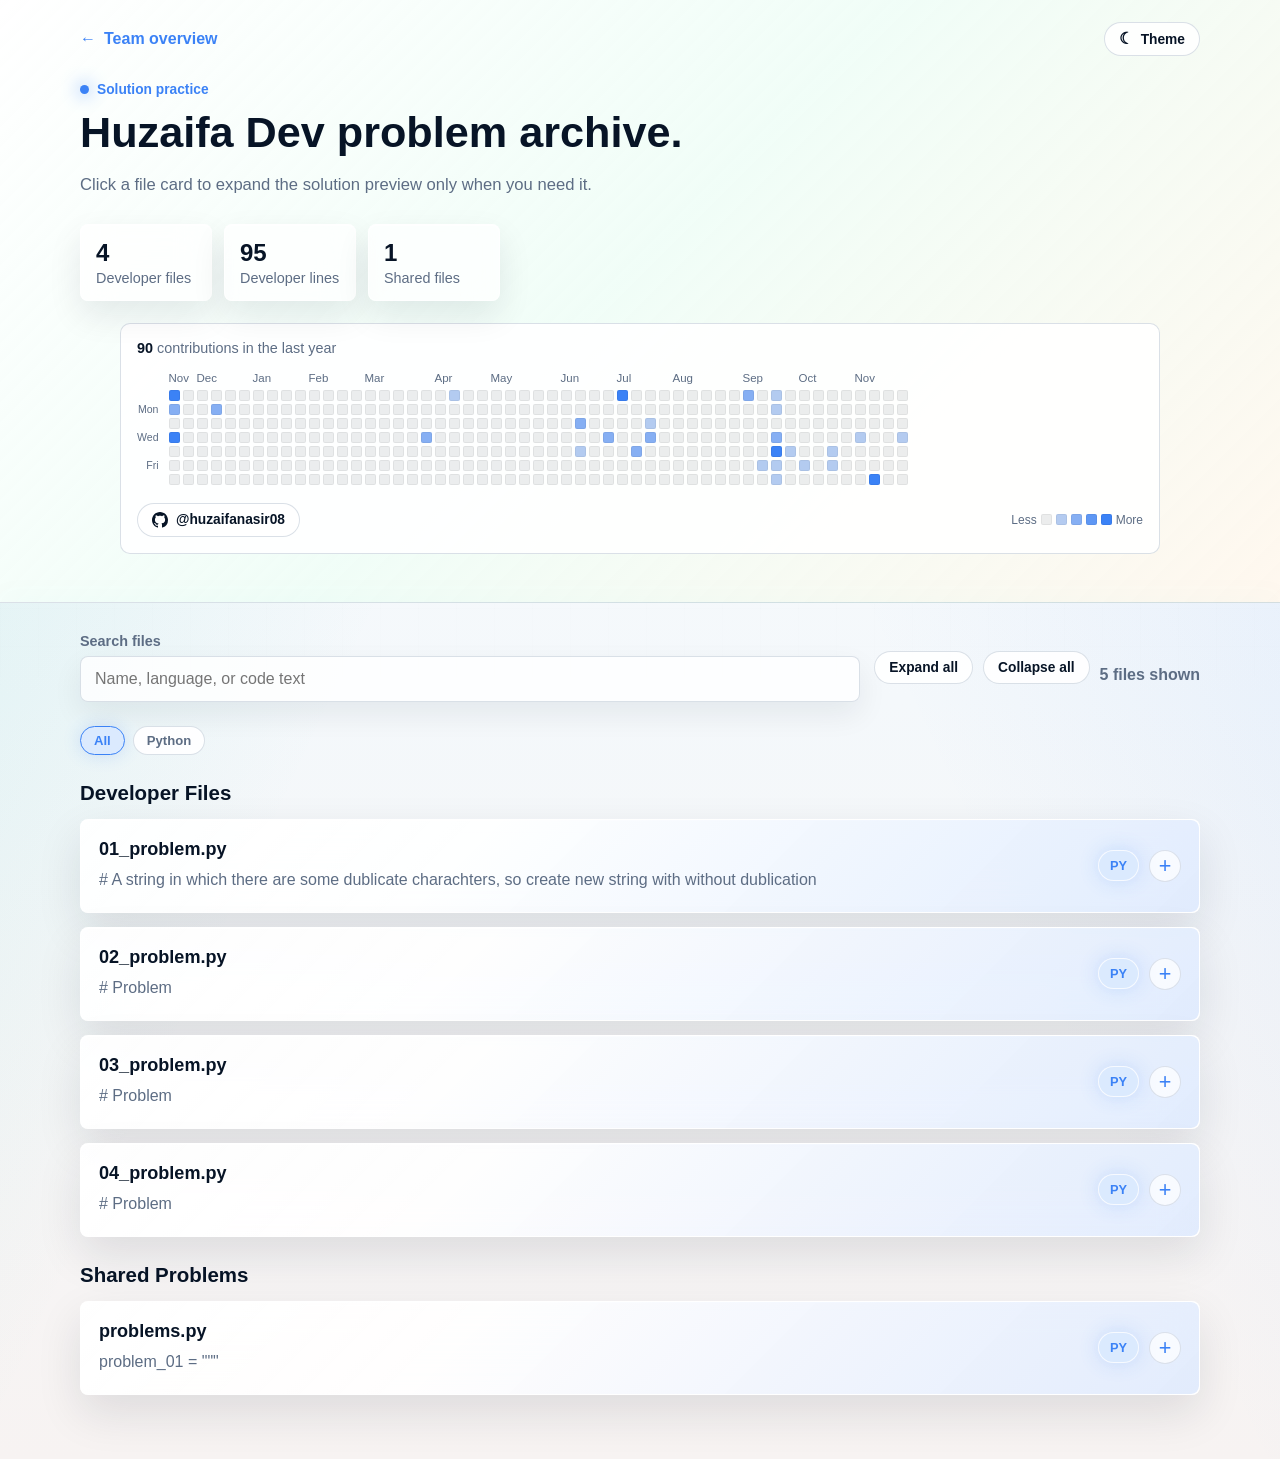
<file: huzaifa-dev.html>
<!DOCTYPE html>
<html lang="en">
<head>
  <meta charset="UTF-8" />
  <meta name="viewport" content="width=device-width, initial-scale=1.0" />
  <title>Huzaifa Dev Problems</title>
  <script>(function () {
  try {
    var stored = localStorage.getItem("stg-theme");
    var theme = stored || (window.matchMedia && window.matchMedia("(prefers-color-scheme: light)").matches ? "light" : "dark");
    document.documentElement.setAttribute("data-theme", theme);
  } catch (e) {
    document.documentElement.setAttribute("data-theme", "dark");
  }
})();</script>
  <link rel="stylesheet" href="styles.css" />
  <script src="site.js" defer></script>
</head>
<body>
  <header class="hero developer-hero" style="--accent: #3b82f6; --soft: #dbeafe; --warm: #fef3c7; --ring: rgba(59, 130, 246, 0.2);">
    <nav class="topbar">
      <a class="back-link" href="index.html"><span aria-hidden="true">&larr;</span> Team overview</a>
      
      <button class="ghost-btn theme-toggle" type="button" data-theme-toggle aria-pressed="false" aria-label="Toggle theme">
        <span class="theme-icon" aria-hidden="true"><span class="icon-dark">&#9790;</span><span class="icon-light">&#9728;</span></span>
        <span>Theme</span>
      </button>
    
    </nav>
    <div class="hero-inner">
      <div class="hero-copy">
        <p class="eyebrow">Solution practice</p>
        <h1>Huzaifa Dev problem archive.</h1>
        <p>Click a file card to expand the solution preview only when you need it.</p>
        <div class="stat-row">
          
      <div class="stat">
        <strong>4</strong>
        <span>Developer files</span>
      </div>
    
          
      <div class="stat">
        <strong>95</strong>
        <span>Developer lines</span>
      </div>
    
          
      <div class="stat">
        <strong>1</strong>
        <span>Shared files</span>
      </div>
    
        </div>
        
      <figure class="contrib" style="--accent: #3b82f6;">
        <figcaption class="contrib-caption">
          <strong>90</strong> contributions in the last year
        </figcaption>
        <div class="contrib-scroll">
          <div class="contrib-inner">
            <div class="contrib-months"><span class="contrib-month" style="--span: 2">Nov</span><span class="contrib-month" style="--span: 4">Dec</span><span class="contrib-month" style="--span: 4">Jan</span><span class="contrib-month" style="--span: 4">Feb</span><span class="contrib-month" style="--span: 5">Mar</span><span class="contrib-month" style="--span: 4">Apr</span><span class="contrib-month" style="--span: 5">May</span><span class="contrib-month" style="--span: 4">Jun</span><span class="contrib-month" style="--span: 4">Jul</span><span class="contrib-month" style="--span: 5">Aug</span><span class="contrib-month" style="--span: 4">Sep</span><span class="contrib-month" style="--span: 4">Oct</span><span class="contrib-month" style="--span: 4">Nov</span></div>
            <div class="contrib-weekdays"><span>Mon</span><span>Wed</span><span>Fri</span></div>
            <div class="contrib-weeks"><div class="contrib-week"><span class="contrib-day" data-level="4" title="2025-11-23"></span><span class="contrib-day" data-level="2" title="2025-11-24"></span><span class="contrib-day" data-level="0" title="2025-11-25"></span><span class="contrib-day" data-level="4" title="2025-11-26"></span><span class="contrib-day" data-level="0" title="2025-11-27"></span><span class="contrib-day" data-level="0" title="2025-11-28"></span><span class="contrib-day" data-level="0" title="2025-11-29"></span></div><div class="contrib-week"><span class="contrib-day" data-level="0" title="2025-11-30"></span><span class="contrib-day" data-level="0" title="2025-12-01"></span><span class="contrib-day" data-level="0" title="2025-12-02"></span><span class="contrib-day" data-level="0" title="2025-12-03"></span><span class="contrib-day" data-level="0" title="2025-12-04"></span><span class="contrib-day" data-level="0" title="2025-12-05"></span><span class="contrib-day" data-level="0" title="2025-12-06"></span></div><div class="contrib-week"><span class="contrib-day" data-level="0" title="2025-12-07"></span><span class="contrib-day" data-level="0" title="2025-12-08"></span><span class="contrib-day" data-level="0" title="2025-12-09"></span><span class="contrib-day" data-level="0" title="2025-12-10"></span><span class="contrib-day" data-level="0" title="2025-12-11"></span><span class="contrib-day" data-level="0" title="2025-12-12"></span><span class="contrib-day" data-level="0" title="2025-12-13"></span></div><div class="contrib-week"><span class="contrib-day" data-level="0" title="2025-12-14"></span><span class="contrib-day" data-level="2" title="2025-12-15"></span><span class="contrib-day" data-level="0" title="2025-12-16"></span><span class="contrib-day" data-level="0" title="2025-12-17"></span><span class="contrib-day" data-level="0" title="2025-12-18"></span><span class="contrib-day" data-level="0" title="2025-12-19"></span><span class="contrib-day" data-level="0" title="2025-12-20"></span></div><div class="contrib-week"><span class="contrib-day" data-level="0" title="2025-12-21"></span><span class="contrib-day" data-level="0" title="2025-12-22"></span><span class="contrib-day" data-level="0" title="2025-12-23"></span><span class="contrib-day" data-level="0" title="2025-12-24"></span><span class="contrib-day" data-level="0" title="2025-12-25"></span><span class="contrib-day" data-level="0" title="2025-12-26"></span><span class="contrib-day" data-level="0" title="2025-12-27"></span></div><div class="contrib-week"><span class="contrib-day" data-level="0" title="2025-12-28"></span><span class="contrib-day" data-level="0" title="2025-12-29"></span><span class="contrib-day" data-level="0" title="2025-12-30"></span><span class="contrib-day" data-level="0" title="2025-12-31"></span><span class="contrib-day" data-level="0" title="2026-01-01"></span><span class="contrib-day" data-level="0" title="2026-01-02"></span><span class="contrib-day" data-level="0" title="2026-01-03"></span></div><div class="contrib-week"><span class="contrib-day" data-level="0" title="2026-01-04"></span><span class="contrib-day" data-level="0" title="2026-01-05"></span><span class="contrib-day" data-level="0" title="2026-01-06"></span><span class="contrib-day" data-level="0" title="2026-01-07"></span><span class="contrib-day" data-level="0" title="2026-01-08"></span><span class="contrib-day" data-level="0" title="2026-01-09"></span><span class="contrib-day" data-level="0" title="2026-01-10"></span></div><div class="contrib-week"><span class="contrib-day" data-level="0" title="2026-01-11"></span><span class="contrib-day" data-level="0" title="2026-01-12"></span><span class="contrib-day" data-level="0" title="2026-01-13"></span><span class="contrib-day" data-level="0" title="2026-01-14"></span><span class="contrib-day" data-level="0" title="2026-01-15"></span><span class="contrib-day" data-level="0" title="2026-01-16"></span><span class="contrib-day" data-level="0" title="2026-01-17"></span></div><div class="contrib-week"><span class="contrib-day" data-level="0" title="2026-01-18"></span><span class="contrib-day" data-level="0" title="2026-01-19"></span><span class="contrib-day" data-level="0" title="2026-01-20"></span><span class="contrib-day" data-level="0" title="2026-01-21"></span><span class="contrib-day" data-level="0" title="2026-01-22"></span><span class="contrib-day" data-level="0" title="2026-01-23"></span><span class="contrib-day" data-level="0" title="2026-01-24"></span></div><div class="contrib-week"><span class="contrib-day" data-level="0" title="2026-01-25"></span><span class="contrib-day" data-level="0" title="2026-01-26"></span><span class="contrib-day" data-level="0" title="2026-01-27"></span><span class="contrib-day" data-level="0" title="2026-01-28"></span><span class="contrib-day" data-level="0" title="2026-01-29"></span><span class="contrib-day" data-level="0" title="2026-01-30"></span><span class="contrib-day" data-level="0" title="2026-01-31"></span></div><div class="contrib-week"><span class="contrib-day" data-level="0" title="2026-02-01"></span><span class="contrib-day" data-level="0" title="2026-02-02"></span><span class="contrib-day" data-level="0" title="2026-02-03"></span><span class="contrib-day" data-level="0" title="2026-02-04"></span><span class="contrib-day" data-level="0" title="2026-02-05"></span><span class="contrib-day" data-level="0" title="2026-02-06"></span><span class="contrib-day" data-level="0" title="2026-02-07"></span></div><div class="contrib-week"><span class="contrib-day" data-level="0" title="2026-02-08"></span><span class="contrib-day" data-level="0" title="2026-02-09"></span><span class="contrib-day" data-level="0" title="2026-02-10"></span><span class="contrib-day" data-level="0" title="2026-02-11"></span><span class="contrib-day" data-level="0" title="2026-02-12"></span><span class="contrib-day" data-level="0" title="2026-02-13"></span><span class="contrib-day" data-level="0" title="2026-02-14"></span></div><div class="contrib-week"><span class="contrib-day" data-level="0" title="2026-02-15"></span><span class="contrib-day" data-level="0" title="2026-02-16"></span><span class="contrib-day" data-level="0" title="2026-02-17"></span><span class="contrib-day" data-level="0" title="2026-02-18"></span><span class="contrib-day" data-level="0" title="2026-02-19"></span><span class="contrib-day" data-level="0" title="2026-02-20"></span><span class="contrib-day" data-level="0" title="2026-02-21"></span></div><div class="contrib-week"><span class="contrib-day" data-level="0" title="2026-02-22"></span><span class="contrib-day" data-level="0" title="2026-02-23"></span><span class="contrib-day" data-level="0" title="2026-02-24"></span><span class="contrib-day" data-level="0" title="2026-02-25"></span><span class="contrib-day" data-level="0" title="2026-02-26"></span><span class="contrib-day" data-level="0" title="2026-02-27"></span><span class="contrib-day" data-level="0" title="2026-02-28"></span></div><div class="contrib-week"><span class="contrib-day" data-level="0" title="2026-03-01"></span><span class="contrib-day" data-level="0" title="2026-03-02"></span><span class="contrib-day" data-level="0" title="2026-03-03"></span><span class="contrib-day" data-level="0" title="2026-03-04"></span><span class="contrib-day" data-level="0" title="2026-03-05"></span><span class="contrib-day" data-level="0" title="2026-03-06"></span><span class="contrib-day" data-level="0" title="2026-03-07"></span></div><div class="contrib-week"><span class="contrib-day" data-level="0" title="2026-03-08"></span><span class="contrib-day" data-level="0" title="2026-03-09"></span><span class="contrib-day" data-level="0" title="2026-03-10"></span><span class="contrib-day" data-level="0" title="2026-03-11"></span><span class="contrib-day" data-level="0" title="2026-03-12"></span><span class="contrib-day" data-level="0" title="2026-03-13"></span><span class="contrib-day" data-level="0" title="2026-03-14"></span></div><div class="contrib-week"><span class="contrib-day" data-level="0" title="2026-03-15"></span><span class="contrib-day" data-level="0" title="2026-03-16"></span><span class="contrib-day" data-level="0" title="2026-03-17"></span><span class="contrib-day" data-level="0" title="2026-03-18"></span><span class="contrib-day" data-level="0" title="2026-03-19"></span><span class="contrib-day" data-level="0" title="2026-03-20"></span><span class="contrib-day" data-level="0" title="2026-03-21"></span></div><div class="contrib-week"><span class="contrib-day" data-level="0" title="2026-03-22"></span><span class="contrib-day" data-level="0" title="2026-03-23"></span><span class="contrib-day" data-level="0" title="2026-03-24"></span><span class="contrib-day" data-level="0" title="2026-03-25"></span><span class="contrib-day" data-level="0" title="2026-03-26"></span><span class="contrib-day" data-level="0" title="2026-03-27"></span><span class="contrib-day" data-level="0" title="2026-03-28"></span></div><div class="contrib-week"><span class="contrib-day" data-level="0" title="2026-03-29"></span><span class="contrib-day" data-level="0" title="2026-03-30"></span><span class="contrib-day" data-level="0" title="2026-03-31"></span><span class="contrib-day" data-level="2" title="2026-04-01"></span><span class="contrib-day" data-level="0" title="2026-04-02"></span><span class="contrib-day" data-level="0" title="2026-04-03"></span><span class="contrib-day" data-level="0" title="2026-04-04"></span></div><div class="contrib-week"><span class="contrib-day" data-level="0" title="2026-04-05"></span><span class="contrib-day" data-level="0" title="2026-04-06"></span><span class="contrib-day" data-level="0" title="2026-04-07"></span><span class="contrib-day" data-level="0" title="2026-04-08"></span><span class="contrib-day" data-level="0" title="2026-04-09"></span><span class="contrib-day" data-level="0" title="2026-04-10"></span><span class="contrib-day" data-level="0" title="2026-04-11"></span></div><div class="contrib-week"><span class="contrib-day" data-level="1" title="2026-04-12"></span><span class="contrib-day" data-level="0" title="2026-04-13"></span><span class="contrib-day" data-level="0" title="2026-04-14"></span><span class="contrib-day" data-level="0" title="2026-04-15"></span><span class="contrib-day" data-level="0" title="2026-04-16"></span><span class="contrib-day" data-level="0" title="2026-04-17"></span><span class="contrib-day" data-level="0" title="2026-04-18"></span></div><div class="contrib-week"><span class="contrib-day" data-level="0" title="2026-04-19"></span><span class="contrib-day" data-level="0" title="2026-04-20"></span><span class="contrib-day" data-level="0" title="2026-04-21"></span><span class="contrib-day" data-level="0" title="2026-04-22"></span><span class="contrib-day" data-level="0" title="2026-04-23"></span><span class="contrib-day" data-level="0" title="2026-04-24"></span><span class="contrib-day" data-level="0" title="2026-04-25"></span></div><div class="contrib-week"><span class="contrib-day" data-level="0" title="2026-04-26"></span><span class="contrib-day" data-level="0" title="2026-04-27"></span><span class="contrib-day" data-level="0" title="2026-04-28"></span><span class="contrib-day" data-level="0" title="2026-04-29"></span><span class="contrib-day" data-level="0" title="2026-04-30"></span><span class="contrib-day" data-level="0" title="2026-05-01"></span><span class="contrib-day" data-level="0" title="2026-05-02"></span></div><div class="contrib-week"><span class="contrib-day" data-level="0" title="2026-05-03"></span><span class="contrib-day" data-level="0" title="2026-05-04"></span><span class="contrib-day" data-level="0" title="2026-05-05"></span><span class="contrib-day" data-level="0" title="2026-05-06"></span><span class="contrib-day" data-level="0" title="2026-05-07"></span><span class="contrib-day" data-level="0" title="2026-05-08"></span><span class="contrib-day" data-level="0" title="2026-05-09"></span></div><div class="contrib-week"><span class="contrib-day" data-level="0" title="2026-05-10"></span><span class="contrib-day" data-level="0" title="2026-05-11"></span><span class="contrib-day" data-level="0" title="2026-05-12"></span><span class="contrib-day" data-level="0" title="2026-05-13"></span><span class="contrib-day" data-level="0" title="2026-05-14"></span><span class="contrib-day" data-level="0" title="2026-05-15"></span><span class="contrib-day" data-level="0" title="2026-05-16"></span></div><div class="contrib-week"><span class="contrib-day" data-level="0" title="2026-05-17"></span><span class="contrib-day" data-level="0" title="2026-05-18"></span><span class="contrib-day" data-level="0" title="2026-05-19"></span><span class="contrib-day" data-level="0" title="2026-05-20"></span><span class="contrib-day" data-level="0" title="2026-05-21"></span><span class="contrib-day" data-level="0" title="2026-05-22"></span><span class="contrib-day" data-level="0" title="2026-05-23"></span></div><div class="contrib-week"><span class="contrib-day" data-level="0" title="2026-05-24"></span><span class="contrib-day" data-level="0" title="2026-05-25"></span><span class="contrib-day" data-level="0" title="2026-05-26"></span><span class="contrib-day" data-level="0" title="2026-05-27"></span><span class="contrib-day" data-level="0" title="2026-05-28"></span><span class="contrib-day" data-level="0" title="2026-05-29"></span><span class="contrib-day" data-level="0" title="2026-05-30"></span></div><div class="contrib-week"><span class="contrib-day" data-level="0" title="2026-05-31"></span><span class="contrib-day" data-level="0" title="2026-06-01"></span><span class="contrib-day" data-level="0" title="2026-06-02"></span><span class="contrib-day" data-level="0" title="2026-06-03"></span><span class="contrib-day" data-level="0" title="2026-06-04"></span><span class="contrib-day" data-level="0" title="2026-06-05"></span><span class="contrib-day" data-level="0" title="2026-06-06"></span></div><div class="contrib-week"><span class="contrib-day" data-level="0" title="2026-06-07"></span><span class="contrib-day" data-level="0" title="2026-06-08"></span><span class="contrib-day" data-level="0" title="2026-06-09"></span><span class="contrib-day" data-level="0" title="2026-06-10"></span><span class="contrib-day" data-level="0" title="2026-06-11"></span><span class="contrib-day" data-level="0" title="2026-06-12"></span><span class="contrib-day" data-level="0" title="2026-06-13"></span></div><div class="contrib-week"><span class="contrib-day" data-level="0" title="2026-06-14"></span><span class="contrib-day" data-level="0" title="2026-06-15"></span><span class="contrib-day" data-level="2" title="2026-06-16"></span><span class="contrib-day" data-level="0" title="2026-06-17"></span><span class="contrib-day" data-level="1" title="2026-06-18"></span><span class="contrib-day" data-level="0" title="2026-06-19"></span><span class="contrib-day" data-level="0" title="2026-06-20"></span></div><div class="contrib-week"><span class="contrib-day" data-level="0" title="2026-06-21"></span><span class="contrib-day" data-level="0" title="2026-06-22"></span><span class="contrib-day" data-level="0" title="2026-06-23"></span><span class="contrib-day" data-level="0" title="2026-06-24"></span><span class="contrib-day" data-level="0" title="2026-06-25"></span><span class="contrib-day" data-level="0" title="2026-06-26"></span><span class="contrib-day" data-level="0" title="2026-06-27"></span></div><div class="contrib-week"><span class="contrib-day" data-level="0" title="2026-06-28"></span><span class="contrib-day" data-level="0" title="2026-06-29"></span><span class="contrib-day" data-level="0" title="2026-06-30"></span><span class="contrib-day" data-level="2" title="2026-07-01"></span><span class="contrib-day" data-level="0" title="2026-07-02"></span><span class="contrib-day" data-level="0" title="2026-07-03"></span><span class="contrib-day" data-level="0" title="2026-07-04"></span></div><div class="contrib-week"><span class="contrib-day" data-level="4" title="2026-07-05"></span><span class="contrib-day" data-level="0" title="2026-07-06"></span><span class="contrib-day" data-level="0" title="2026-07-07"></span><span class="contrib-day" data-level="0" title="2026-07-08"></span><span class="contrib-day" data-level="0" title="2026-07-09"></span><span class="contrib-day" data-level="0" title="2026-07-10"></span><span class="contrib-day" data-level="0" title="2026-07-11"></span></div><div class="contrib-week"><span class="contrib-day" data-level="0" title="2026-07-12"></span><span class="contrib-day" data-level="0" title="2026-07-13"></span><span class="contrib-day" data-level="0" title="2026-07-14"></span><span class="contrib-day" data-level="0" title="2026-07-15"></span><span class="contrib-day" data-level="2" title="2026-07-16"></span><span class="contrib-day" data-level="0" title="2026-07-17"></span><span class="contrib-day" data-level="0" title="2026-07-18"></span></div><div class="contrib-week"><span class="contrib-day" data-level="0" title="2026-07-19"></span><span class="contrib-day" data-level="0" title="2026-07-20"></span><span class="contrib-day" data-level="1" title="2026-07-21"></span><span class="contrib-day" data-level="2" title="2026-07-22"></span><span class="contrib-day" data-level="0" title="2026-07-23"></span><span class="contrib-day" data-level="0" title="2026-07-24"></span><span class="contrib-day" data-level="0" title="2026-07-25"></span></div><div class="contrib-week"><span class="contrib-day" data-level="0" title="2026-07-26"></span><span class="contrib-day" data-level="0" title="2026-07-27"></span><span class="contrib-day" data-level="0" title="2026-07-28"></span><span class="contrib-day" data-level="0" title="2026-07-29"></span><span class="contrib-day" data-level="0" title="2026-07-30"></span><span class="contrib-day" data-level="0" title="2026-07-31"></span><span class="contrib-day" data-level="0" title="2026-08-01"></span></div><div class="contrib-week"><span class="contrib-day" data-level="0" title="2026-08-02"></span><span class="contrib-day" data-level="0" title="2026-08-03"></span><span class="contrib-day" data-level="0" title="2026-08-04"></span><span class="contrib-day" data-level="0" title="2026-08-05"></span><span class="contrib-day" data-level="0" title="2026-08-06"></span><span class="contrib-day" data-level="0" title="2026-08-07"></span><span class="contrib-day" data-level="0" title="2026-08-08"></span></div><div class="contrib-week"><span class="contrib-day" data-level="0" title="2026-08-09"></span><span class="contrib-day" data-level="0" title="2026-08-10"></span><span class="contrib-day" data-level="0" title="2026-08-11"></span><span class="contrib-day" data-level="0" title="2026-08-12"></span><span class="contrib-day" data-level="0" title="2026-08-13"></span><span class="contrib-day" data-level="0" title="2026-08-14"></span><span class="contrib-day" data-level="0" title="2026-08-15"></span></div><div class="contrib-week"><span class="contrib-day" data-level="0" title="2026-08-16"></span><span class="contrib-day" data-level="0" title="2026-08-17"></span><span class="contrib-day" data-level="0" title="2026-08-18"></span><span class="contrib-day" data-level="0" title="2026-08-19"></span><span class="contrib-day" data-level="0" title="2026-08-20"></span><span class="contrib-day" data-level="0" title="2026-08-21"></span><span class="contrib-day" data-level="0" title="2026-08-22"></span></div><div class="contrib-week"><span class="contrib-day" data-level="0" title="2026-08-23"></span><span class="contrib-day" data-level="0" title="2026-08-24"></span><span class="contrib-day" data-level="0" title="2026-08-25"></span><span class="contrib-day" data-level="0" title="2026-08-26"></span><span class="contrib-day" data-level="0" title="2026-08-27"></span><span class="contrib-day" data-level="0" title="2026-08-28"></span><span class="contrib-day" data-level="0" title="2026-08-29"></span></div><div class="contrib-week"><span class="contrib-day" data-level="0" title="2026-08-30"></span><span class="contrib-day" data-level="0" title="2026-08-31"></span><span class="contrib-day" data-level="0" title="2026-09-01"></span><span class="contrib-day" data-level="0" title="2026-09-02"></span><span class="contrib-day" data-level="0" title="2026-09-03"></span><span class="contrib-day" data-level="0" title="2026-09-04"></span><span class="contrib-day" data-level="0" title="2026-09-05"></span></div><div class="contrib-week"><span class="contrib-day" data-level="2" title="2026-09-06"></span><span class="contrib-day" data-level="0" title="2026-09-07"></span><span class="contrib-day" data-level="0" title="2026-09-08"></span><span class="contrib-day" data-level="0" title="2026-09-09"></span><span class="contrib-day" data-level="0" title="2026-09-10"></span><span class="contrib-day" data-level="0" title="2026-09-11"></span><span class="contrib-day" data-level="0" title="2026-09-12"></span></div><div class="contrib-week"><span class="contrib-day" data-level="0" title="2026-09-13"></span><span class="contrib-day" data-level="0" title="2026-09-14"></span><span class="contrib-day" data-level="0" title="2026-09-15"></span><span class="contrib-day" data-level="0" title="2026-09-16"></span><span class="contrib-day" data-level="0" title="2026-09-17"></span><span class="contrib-day" data-level="1" title="2026-09-18"></span><span class="contrib-day" data-level="0" title="2026-09-19"></span></div><div class="contrib-week"><span class="contrib-day" data-level="1" title="2026-09-20"></span><span class="contrib-day" data-level="1" title="2026-09-21"></span><span class="contrib-day" data-level="0" title="2026-09-22"></span><span class="contrib-day" data-level="2" title="2026-09-23"></span><span class="contrib-day" data-level="4" title="2026-09-24"></span><span class="contrib-day" data-level="1" title="2026-09-25"></span><span class="contrib-day" data-level="1" title="2026-09-26"></span></div><div class="contrib-week"><span class="contrib-day" data-level="0" title="2026-09-27"></span><span class="contrib-day" data-level="0" title="2026-09-28"></span><span class="contrib-day" data-level="0" title="2026-09-29"></span><span class="contrib-day" data-level="0" title="2026-09-30"></span><span class="contrib-day" data-level="1" title="2026-10-01"></span><span class="contrib-day" data-level="0" title="2026-10-02"></span><span class="contrib-day" data-level="0" title="2026-10-03"></span></div><div class="contrib-week"><span class="contrib-day" data-level="0" title="2026-10-04"></span><span class="contrib-day" data-level="0" title="2026-10-05"></span><span class="contrib-day" data-level="0" title="2026-10-06"></span><span class="contrib-day" data-level="0" title="2026-10-07"></span><span class="contrib-day" data-level="0" title="2026-10-08"></span><span class="contrib-day" data-level="1" title="2026-10-09"></span><span class="contrib-day" data-level="0" title="2026-10-10"></span></div><div class="contrib-week"><span class="contrib-day" data-level="0" title="2026-10-11"></span><span class="contrib-day" data-level="0" title="2026-10-12"></span><span class="contrib-day" data-level="0" title="2026-10-13"></span><span class="contrib-day" data-level="0" title="2026-10-14"></span><span class="contrib-day" data-level="0" title="2026-10-15"></span><span class="contrib-day" data-level="0" title="2026-10-16"></span><span class="contrib-day" data-level="0" title="2026-10-17"></span></div><div class="contrib-week"><span class="contrib-day" data-level="0" title="2026-10-18"></span><span class="contrib-day" data-level="0" title="2026-10-19"></span><span class="contrib-day" data-level="0" title="2026-10-20"></span><span class="contrib-day" data-level="0" title="2026-10-21"></span><span class="contrib-day" data-level="1" title="2026-10-22"></span><span class="contrib-day" data-level="1" title="2026-10-23"></span><span class="contrib-day" data-level="0" title="2026-10-24"></span></div><div class="contrib-week"><span class="contrib-day" data-level="0" title="2026-10-25"></span><span class="contrib-day" data-level="0" title="2026-10-26"></span><span class="contrib-day" data-level="0" title="2026-10-27"></span><span class="contrib-day" data-level="0" title="2026-10-28"></span><span class="contrib-day" data-level="0" title="2026-10-29"></span><span class="contrib-day" data-level="0" title="2026-10-30"></span><span class="contrib-day" data-level="0" title="2026-10-31"></span></div><div class="contrib-week"><span class="contrib-day" data-level="0" title="2026-11-01"></span><span class="contrib-day" data-level="0" title="2026-11-02"></span><span class="contrib-day" data-level="0" title="2026-11-03"></span><span class="contrib-day" data-level="1" title="2026-11-04"></span><span class="contrib-day" data-level="0" title="2026-11-05"></span><span class="contrib-day" data-level="0" title="2026-11-06"></span><span class="contrib-day" data-level="0" title="2026-11-07"></span></div><div class="contrib-week"><span class="contrib-day" data-level="0" title="2026-11-08"></span><span class="contrib-day" data-level="0" title="2026-11-09"></span><span class="contrib-day" data-level="0" title="2026-11-10"></span><span class="contrib-day" data-level="0" title="2026-11-11"></span><span class="contrib-day" data-level="0" title="2026-11-12"></span><span class="contrib-day" data-level="0" title="2026-11-13"></span><span class="contrib-day" data-level="4" title="2026-11-14"></span></div><div class="contrib-week"><span class="contrib-day" data-level="0" title="2026-11-15"></span><span class="contrib-day" data-level="0" title="2026-11-16"></span><span class="contrib-day" data-level="0" title="2026-11-17"></span><span class="contrib-day" data-level="0" title="2026-11-18"></span><span class="contrib-day" data-level="0" title="2026-11-19"></span><span class="contrib-day" data-level="0" title="2026-11-20"></span><span class="contrib-day" data-level="0" title="2026-11-21"></span></div><div class="contrib-week"><span class="contrib-day" data-level="0" title="2026-11-22"></span><span class="contrib-day" data-level="0" title="2026-11-23"></span><span class="contrib-day" data-level="0" title="2026-11-24"></span><span class="contrib-day" data-level="1" title="2026-11-25"></span><span class="contrib-day" data-level="0" title="2026-11-26"></span><span class="contrib-day" data-level="0" title="2026-11-27"></span><span class="contrib-day" data-level="0" title="2026-11-28"></span></div></div>
          </div>
        </div>
        <div class="contrib-footer">
          
      <a class="profile-btn" href="https://github.com/huzaifanasir08" target="_blank" rel="noopener noreferrer">
        <svg viewBox="0 0 16 16" width="16" height="16" aria-hidden="true" fill="currentColor"><path fill-rule="evenodd" d="M8 0C3.58 0 0 3.58 0 8c0 3.54 2.29 6.53 5.47 7.59.4.07.55-.17.55-.38 0-.19-.01-.82-.01-1.49-2.01.37-2.53-.49-2.69-.94-.09-.23-.48-.94-.82-1.13-.28-.15-.68-.52-.01-.53.63-.01 1.08.58 1.23.82.72 1.21 1.87.87 2.33.66.07-.52.28-.87.51-1.07-1.78-.2-3.64-.89-3.64-3.95 0-.87.31-1.59.82-2.15-.08-.2-.36-1.02.08-2.12 0 0 .67-.21 2.2.82.64-.18 1.32-.27 2-.27.68 0 1.36.09 2 .27 1.53-1.04 2.2-.82 2.2-.82.44 1.1.16 1.92.08 2.12.51.56.82 1.27.82 2.15 0 3.07-1.87 3.75-3.65 3.95.29.25.54.73.54 1.48 0 1.07-.01 1.93-.01 2.2 0 .21.15.46.55.38A8.013 8.013 0 0 0 16 8c0-4.42-3.58-8-8-8z"></path></svg>
        <span>@huzaifanasir08</span>
      </a>
    
          <div class="contrib-legend">
            <span>Less</span>
            <span class="contrib-day" data-level="0"></span>
            <span class="contrib-day" data-level="1"></span>
            <span class="contrib-day" data-level="2"></span>
            <span class="contrib-day" data-level="3"></span>
            <span class="contrib-day" data-level="4"></span>
            <span>More</span>
          </div>
        </div>
      </figure>
    
      </div>
    </div>
  </header>

  <main class="content" style="--accent: #3b82f6; --soft: #dbeafe; --ring: rgba(59, 130, 246, 0.2);">
    
      <section class="toolbar">
        <label class="search-box">
          <span>Search files</span>
          <input type="search" placeholder="Name, language, or code text" data-file-search />
        </label>
        <div class="toolbar-actions">
          <button class="ghost-btn" type="button" data-expand-all>Expand all</button>
          <button class="ghost-btn" type="button" data-collapse-all>Collapse all</button>
          <p class="visible-count" data-visible-count>5 files shown</p>
        </div>
      </section>
      <div class="filter-chips" role="group" aria-label="Filter by language"><button class="chip is-active" type="button" data-lang-filter="all" aria-pressed="true">All</button><button class="chip" type="button" data-lang-filter="python" aria-pressed="false">Python</button></div>
      <p class="empty-state" data-empty-state hidden>No matching files found.</p>
        
    
      <section class="file-section">
        <h2>Developer Files</h2>
        <div class="file-grid">
          
      <article class="file-card" data-expand-card data-search="01_problem.py huzaifa-dev/01_problem.py python # a string in which there are some dublicate charachters, so create new string with without dublication # for example # word = neccessary # new_word= necsary word = input(&quot;enter a word: &quot;) marked = [] for l in word: if l not in marked: marked.append(l) marked = &#x27;&#x27;.join(marked) print(f&#x27;word: {word}&#x27;) print(f&#x27;new word: {marked}&#x27;)" data-lang="python" style="--accent: #3b82f6; --soft: #dbeafe; --ring: rgba(59, 130, 246, 0.2);">
        <button class="file-toggle" type="button" aria-expanded="false" data-expand-toggle>
          <span class="file-title">
            <span class="file-heading-row">
              <span class="file-heading">01_problem.py</span>
              
            </span>
            <span class="file-summary"># A string in which there are some dublicate charachters, so create new string with without dublication</span>
          </span>
          <span class="file-side">
            <span class="type-badge">PY</span>
            <span class="expand-mark" aria-hidden="true">+</span>
          </span>
        </button>
        <div class="file-detail-shell" data-expand-panel aria-hidden="true">
          <div class="file-detail">
            <div class="file-detail-inner">
              <p class="file-path">huzaifa-dev/01_problem.py</p>
              <div class="code-wrap">
                <button class="copy-btn" type="button" data-copy data-label="Copy">Copy</button>
                <pre><code># A string in which there are some dublicate charachters, so create new string with without dublication
# For Example
# word = Neccessary
# New_word= Necsary

word = input(&quot;Enter a word: &quot;)
marked = []
for l in word:
    if l not in marked:
        marked.append(l)
marked = &#x27;&#x27;.join(marked)

print(f&#x27;Word: {word}&#x27;)
print(f&#x27;New Word: {marked}&#x27;)</code></pre>
              </div>
              <div class="file-meta">
                <span class="meta-item">Python</span>
                <span class="meta-item">14 lines</span>
                <span class="meta-item">343 B</span>
                <a class="file-link" href="huzaifa-dev/01_problem.py">Open raw file</a>
              </div>
            </div>
          </div>
        </div>
      </article>
    

      <article class="file-card" data-expand-card data-search="02_problem.py huzaifa-dev/02_problem.py python # problem # write a program to count the number of characters in a string without using len(). # eg. # input: &quot;hello world&quot; # output: 11 # solution string = input(&#x27;enter you string:&#x27;) length = 0 for char in string: length +=1 print(f&quot;length of {string} is {length}&quot;) # time &amp; space complexity # time: o(n), where n is the number of characters. # space: o(1)." data-lang="python" style="--accent: #3b82f6; --soft: #dbeafe; --ring: rgba(59, 130, 246, 0.2);">
        <button class="file-toggle" type="button" aria-expanded="false" data-expand-toggle>
          <span class="file-title">
            <span class="file-heading-row">
              <span class="file-heading">02_problem.py</span>
              
            </span>
            <span class="file-summary"># Problem</span>
          </span>
          <span class="file-side">
            <span class="type-badge">PY</span>
            <span class="expand-mark" aria-hidden="true">+</span>
          </span>
        </button>
        <div class="file-detail-shell" data-expand-panel aria-hidden="true">
          <div class="file-detail">
            <div class="file-detail-inner">
              <p class="file-path">huzaifa-dev/02_problem.py</p>
              <div class="code-wrap">
                <button class="copy-btn" type="button" data-copy data-label="Copy">Copy</button>
                <pre><code># Problem
# Write a program to count the number of characters in a string without using len().

# eg.
# Input: &quot;Hello World&quot;
# Output: 11


# Solution
string = input(&#x27;Enter you string:&#x27;)
length = 0
for char in string:
    length +=1

print(f&quot;length of {string} is {length}&quot;)


# Time &amp; Space Complexity
# Time: O(n), where n is the number of characters.
# Space: O(1).</code></pre>
              </div>
              <div class="file-meta">
                <span class="meta-item">Python</span>
                <span class="meta-item">20 lines</span>
                <span class="meta-item">368 B</span>
                <a class="file-link" href="huzaifa-dev/02_problem.py">Open raw file</a>
              </div>
            </div>
          </div>
        </div>
      </article>
    

      <article class="file-card" data-expand-card data-search="03_problem.py huzaifa-dev/03_problem.py python # problem # reverse a string without using slicing ([::-1]) or reversed(). # eg. # input: &quot;python&quot; # output: &quot;nohtyp&quot; # solution string = input(&#x27;enter you string:&#x27;) reverse = &#x27;&#x27; for char in string: reverse = char + reverse print(f&quot;inverse string of {string} is {reverse}&quot;) # time &amp; space complexity # time complexity: o(n²) # space complexity: o(n)" data-lang="python" style="--accent: #3b82f6; --soft: #dbeafe; --ring: rgba(59, 130, 246, 0.2);">
        <button class="file-toggle" type="button" aria-expanded="false" data-expand-toggle>
          <span class="file-title">
            <span class="file-heading-row">
              <span class="file-heading">03_problem.py</span>
              
            </span>
            <span class="file-summary"># Problem</span>
          </span>
          <span class="file-side">
            <span class="type-badge">PY</span>
            <span class="expand-mark" aria-hidden="true">+</span>
          </span>
        </button>
        <div class="file-detail-shell" data-expand-panel aria-hidden="true">
          <div class="file-detail">
            <div class="file-detail-inner">
              <p class="file-path">huzaifa-dev/03_problem.py</p>
              <div class="code-wrap">
                <button class="copy-btn" type="button" data-copy data-label="Copy">Copy</button>
                <pre><code># Problem
# Reverse a string without using slicing ([::-1]) or reversed().

# eg.
# Input: &quot;Python&quot;
# Output: &quot;nohtyP&quot;


# Solution
string = input(&#x27;Enter you string:&#x27;)
reverse = &#x27;&#x27;
for char in string:
    reverse = char + reverse

print(f&quot;Inverse string of {string} is {reverse}&quot;)


# Time &amp; Space Complexity
# Time Complexity: O(n²)
# Space Complexity: O(n)</code></pre>
              </div>
              <div class="file-meta">
                <span class="meta-item">Python</span>
                <span class="meta-item">20 lines</span>
                <span class="meta-item">359 B</span>
                <a class="file-link" href="huzaifa-dev/03_problem.py">Open raw file</a>
              </div>
            </div>
          </div>
        </div>
      </article>
    

      <article class="file-card" data-expand-card data-search="04_problem.py huzaifa-dev/04_problem.py python # problem # given two strings, determine whether they are at most one edit away. # *an edit is:* # insert one character # delete one character # replace one character # *example:* # *input:* # &quot;pale&quot; # &quot;ple&quot; # *output:* # true # *input:* # &quot;pale&quot; # &quot;bake&quot; # *output:* # false # solution string_1 = input(&#x27;enter a string: &#x27;) string_2 = input(&#x27;enter another string: &#x27;) same = false for char in string_1: s = string_1.replace(char,&#x27;&#x27;) if string_2 == s: same = true break print(same) # time &amp; space complexity # time complexity: o(n²) # space complexity: o(n)" data-lang="python" style="--accent: #3b82f6; --soft: #dbeafe; --ring: rgba(59, 130, 246, 0.2);">
        <button class="file-toggle" type="button" aria-expanded="false" data-expand-toggle>
          <span class="file-title">
            <span class="file-heading-row">
              <span class="file-heading">04_problem.py</span>
              
            </span>
            <span class="file-summary"># Problem</span>
          </span>
          <span class="file-side">
            <span class="type-badge">PY</span>
            <span class="expand-mark" aria-hidden="true">+</span>
          </span>
        </button>
        <div class="file-detail-shell" data-expand-panel aria-hidden="true">
          <div class="file-detail">
            <div class="file-detail-inner">
              <p class="file-path">huzaifa-dev/04_problem.py</p>
              <div class="code-wrap">
                <button class="copy-btn" type="button" data-copy data-label="Copy">Copy</button>
                <pre><code># Problem

# Given two strings, determine whether they are at most one edit away.

#  *An edit is:* 
# Insert one character
# Delete one character
# Replace one character

#  *Example:* 
#  *Input:* 
# &quot;pale&quot;
# &quot;ple&quot;
#  *Output:* 
# True

#  *Input:* 
# &quot;pale&quot;
# &quot;bake&quot;

#  *Output:* 
# False


# Solution
string_1 = input(&#x27;Enter a string: &#x27;)
string_2 = input(&#x27;Enter another string: &#x27;)

same = False 
for char in string_1:
    s = string_1.replace(char,&#x27;&#x27;)
    if string_2 == s:
        same = True
        break

print(same)


# Time &amp; Space Complexity
# Time Complexity: O(n²)
# Space Complexity: O(n)</code></pre>
              </div>
              <div class="file-meta">
                <span class="meta-item">Python</span>
                <span class="meta-item">41 lines</span>
                <span class="meta-item">604 B</span>
                <a class="file-link" href="huzaifa-dev/04_problem.py">Open raw file</a>
              </div>
            </div>
          </div>
        </div>
      </article>
    
        </div>
      </section>
    
    
      <section class="file-section">
        <h2>Shared Problems</h2>
        <div class="file-grid">
          
      <article class="file-card" data-expand-card data-search="problems.py problems/problems.py python problem_01 = &quot;&quot;&quot; a string such that it has duplicate characters in it. the string can be of any length and can contain any characters. your solution should eliminate all the duplicate characters from the string and return a new string with only unique characters. eg. input: &quot;programming&quot; output: &quot;progamin&quot; &quot;&quot;&quot; problem_02 = &quot;&quot;&quot; write a program to count the number of characters in a string without using len(). eg. input: &quot;hello world&quot; output: 11 &quot;&quot;&quot; problem_03 = &quot;&quot;&quot; reverse a string without using slicing ([::-1]) or reversed(). eg. input: &quot;python&quot; output: &quot;nohtyp&quot; &quot;&quot;&quot; problem_04 = &quot;&quot;&quot; given two strings, determine whether they are at most one edit away an edit is: insert one charachter delete one charachter replace one charachter example: input: &quot;pale&quot; &quot;ple&quot; output: true input: &quot;pale&quot; &quot;bake&quot; output: false &quot;&quot;&quot; problem_05 = &quot;&quot;&quot; given a text and a pattern, return all starting indices where the pattern appears. example: text: &quot;ababcabcab&quot; pattern: &quot;abc&quot; output: [2,5] &quot;&quot;&quot;" data-lang="python" style="--accent: #3b82f6; --soft: #dbeafe; --ring: rgba(59, 130, 246, 0.2);">
        <button class="file-toggle" type="button" aria-expanded="false" data-expand-toggle>
          <span class="file-title">
            <span class="file-heading-row">
              <span class="file-heading">problems.py</span>
              
            </span>
            <span class="file-summary">problem_01 = &quot;&quot;&quot;</span>
          </span>
          <span class="file-side">
            <span class="type-badge">PY</span>
            <span class="expand-mark" aria-hidden="true">+</span>
          </span>
        </button>
        <div class="file-detail-shell" data-expand-panel aria-hidden="true">
          <div class="file-detail">
            <div class="file-detail-inner">
              <p class="file-path">problems/problems.py</p>
              <div class="code-wrap">
                <button class="copy-btn" type="button" data-copy data-label="Copy">Copy</button>
                <pre><code>problem_01 = &quot;&quot;&quot;
A string such that it has duplicate characters in it. The string can be of any length and can contain any characters.
Your solution should eliminate all the duplicate characters from the string and return a new string with only unique characters.

eg. 
Input: &quot;programming&quot;
Output: &quot;progamin&quot;
&quot;&quot;&quot;

problem_02 = &quot;&quot;&quot;
Write a program to count the number of characters in a string without using len().

eg.
Input: &quot;Hello World&quot;
Output: 11
&quot;&quot;&quot;

problem_03 = &quot;&quot;&quot;
Reverse a string without using slicing ([::-1]) or reversed().

eg.
Input: &quot;Python&quot;
Output: &quot;nohtyP&quot;
&quot;&quot;&quot;


problem_04 = &quot;&quot;&quot;
Given two strings, determine whether they are at most one edit away

An Edit is:
insert one charachter
Delete one charachter
Replace one charachter

Example:
Input:
&quot;pale&quot;
&quot;ple&quot;

Output: True

Input:
&quot;pale&quot;
&quot;bake&quot;
Output: False
&quot;&quot;&quot;


problem_05 = &quot;&quot;&quot;
Given a text and a pattern, return all starting indices where the pattern appears.

Example:
Text: &quot;ababcabcab&quot;
pattern: &quot;abc&quot;

Output: [2,5]
&quot;&quot;&quot;</code></pre>
              </div>
              <div class="file-meta">
                <span class="meta-item">Python</span>
                <span class="meta-item">57 lines</span>
                <span class="meta-item">994 B</span>
                <a class="file-link" href="problems/problems.py">Open raw file</a>
              </div>
            </div>
          </div>
        </div>
      </article>
    
        </div>
      </section>
    
  </main>
</body>
</html>
</file>
<file: styles.css>
:root {
  color-scheme: light;
  --ink: #071426;
  --muted: #5d6d84;
  --paper: rgba(255, 255, 255, 0.9);
  --paper-strong: #ffffff;
  --line: rgba(124, 144, 170, 0.28);
  --surface: #f4f8fb;
  --shadow: 0 24px 70px rgba(15, 23, 42, 0.15);
  --glow-teal: rgba(20, 184, 166, 0.34);
  --glow-blue: rgba(59, 130, 246, 0.2);
  --glow-warm: rgba(249, 115, 22, 0.22);
}

* {
  box-sizing: border-box;
}

html {
  scroll-behavior: smooth;
}

body {
  margin: 0;
  min-height: 100vh;
  font-family: Arial, Helvetica, sans-serif;
  background:
    linear-gradient(115deg, rgba(20, 184, 166, 0.12), transparent 34%),
    linear-gradient(245deg, rgba(59, 130, 246, 0.1), transparent 36%),
    linear-gradient(180deg, #fbfcff 0%, var(--surface) 48%, #f7f3f2 100%);
  color: var(--ink);
}

body::before {
  content: "";
  position: fixed;
  inset: 0;
  z-index: -1;
  pointer-events: none;
  background-image:
    linear-gradient(rgba(15, 23, 42, 0.04) 1px, transparent 1px),
    linear-gradient(90deg, rgba(15, 23, 42, 0.04) 1px, transparent 1px);
  background-size: 38px 38px;
  mask-image: linear-gradient(to bottom, rgba(0, 0, 0, 0.82), transparent 80%);
}

a {
  color: inherit;
}

.hero {
  position: relative;
  overflow: hidden;
  border-bottom: 1px solid var(--line);
  background:
    linear-gradient(135deg, rgba(255, 255, 255, 0.94), rgba(236, 253, 245, 0.76) 48%, rgba(255, 247, 237, 0.9)),
    #ffffff;
}

.hero::after {
  content: "";
  position: absolute;
  inset: auto 0 -1px;
  height: 1px;
  background: linear-gradient(90deg, transparent, var(--glow-teal), var(--glow-warm), transparent);
  box-shadow: 0 0 24px var(--glow-teal);
}

.hero-inner,
.content,
.topbar {
  width: min(1120px, calc(100% - 40px));
  margin: 0 auto;
}

.hero-inner {
  display: grid;
  grid-template-columns: minmax(0, 1.08fr) minmax(320px, 0.92fr);
  gap: 42px;
  align-items: center;
  padding: 34px 0 32px;
}

.eyebrow {
  display: inline-flex;
  align-items: center;
  gap: 8px;
  margin: 0 0 12px;
  color: var(--accent, #14b8a6);
  font-size: 0.86rem;
  font-weight: 800;
  letter-spacing: 0;
}

.eyebrow::before {
  content: "";
  width: 9px;
  height: 9px;
  border-radius: 50%;
  background: currentColor;
  box-shadow: 0 0 18px currentColor;
}

h1,
h2,
h3,
p {
  overflow-wrap: anywhere;
}

h1 {
  margin: 0;
  max-width: 760px;
  font-size: 2.7rem;
  line-height: 1.07;
  letter-spacing: 0;
}

.hero-copy {
  min-width: 0;
}

.hero-copy > p:not(.eyebrow) {
  max-width: 650px;
  margin: 16px 0 0;
  color: var(--muted);
  font-size: 1.04rem;
  line-height: 1.7;
}

.stat-row {
  display: flex;
  flex-wrap: wrap;
  gap: 12px;
  margin-top: 24px;
}

.stat {
  min-width: 132px;
  padding: 14px 15px;
  border: 1px solid rgba(255, 255, 255, 0.72);
  border-radius: 8px;
  background: rgba(255, 255, 255, 0.72);
  box-shadow: 0 14px 34px rgba(15, 23, 42, 0.09), inset 0 1px 0 rgba(255, 255, 255, 0.88);
  backdrop-filter: blur(16px);
}

.stat strong {
  display: block;
  font-size: 1.5rem;
}

.stat span {
  display: block;
  margin-top: 3px;
  color: var(--muted);
  font-size: 0.9rem;
}

.code-board {
  position: relative;
  min-height: 250px;
  border: 1px solid rgba(148, 163, 184, 0.24);
  border-radius: 8px;
  background: linear-gradient(145deg, #0e1728, #111827 52%, #07111f);
  box-shadow: 0 28px 70px rgba(15, 23, 42, 0.28), 0 0 38px rgba(20, 184, 166, 0.18);
  overflow: hidden;
}

.code-board::after {
  content: "";
  position: absolute;
  inset: 0;
  pointer-events: none;
  background: linear-gradient(120deg, transparent 18%, rgba(255, 255, 255, 0.08), transparent 42%);
  transform: translateX(-55%);
  animation: board-sheen 6s ease-in-out infinite;
}

@keyframes board-sheen {
  0%, 55% { transform: translateX(-60%); }
  100% { transform: translateX(70%); }
}

.board-bar {
  display: flex;
  gap: 8px;
  padding: 14px;
  border-bottom: 1px solid rgba(255, 255, 255, 0.1);
}

.board-dot {
  width: 10px;
  height: 10px;
  border-radius: 999px;
  background: var(--dot);
  box-shadow: 0 0 16px var(--dot);
}

.board-body {
  display: grid;
  grid-template-columns: 1fr 1fr;
  gap: 16px;
  padding: 20px;
}

.code-lines {
  display: grid;
  gap: 10px;
}

.code-line {
  height: 12px;
  border-radius: 999px;
  background: rgba(255, 255, 255, 0.16);
}

.code-line:nth-child(2) {
  width: 74%;
  background: rgba(45, 212, 191, 0.55);
  box-shadow: 0 0 18px rgba(45, 212, 191, 0.18);
}

.code-line:nth-child(3) {
  width: 88%;
}

.code-line:nth-child(4) {
  width: 62%;
  background: rgba(251, 146, 60, 0.54);
  box-shadow: 0 0 18px rgba(251, 146, 60, 0.16);
}

.visual-grid {
  display: grid;
  grid-template-columns: repeat(3, 1fr);
  gap: 9px;
}

.visual-grid span {
  aspect-ratio: 1;
  border-radius: 8px;
  background: var(--tile);
  box-shadow: 0 14px 26px rgba(15, 23, 42, 0.16), 0 0 18px rgba(255, 255, 255, 0.08);
  opacity: 0.95;
}

.content {
  padding: 30px 0 64px;
}

.section-heading {
  display: flex;
  align-items: end;
  justify-content: space-between;
  gap: 18px;
  margin-bottom: 18px;
}

.section-heading h2,
.file-section h2 {
  margin: 0;
  color: #071426;
}

.section-heading h2 {
  font-size: 1.5rem;
}

.section-heading p {
  margin: 6px 0 0;
  color: var(--muted);
}

.developer-grid {
  display: grid;
  grid-template-columns: repeat(3, minmax(0, 1fr));
  gap: 18px;
}

.developer-card,
.file-card {
  border: 1px solid rgba(255, 255, 255, 0.74);
  border-radius: 8px;
  background: var(--paper);
  box-shadow: 0 18px 46px rgba(15, 23, 42, 0.11), inset 0 1px 0 rgba(255, 255, 255, 0.82);
  backdrop-filter: blur(18px);
}

.developer-card {
  position: relative;
  display: flex;
  min-height: 240px;
  flex-direction: column;
  justify-content: space-between;
  padding: 20px;
  text-decoration: none;
  overflow: hidden;
  transition: transform 0.18s ease, box-shadow 0.18s ease, border-color 0.18s ease;
}

.developer-card::before,
.file-card::before {
  content: "";
  position: absolute;
  inset: 0;
  pointer-events: none;
  border-radius: inherit;
  background: linear-gradient(135deg, rgba(255, 255, 255, 0.55), transparent 34%, var(--ring, rgba(20, 184, 166, 0.16)));
  opacity: 0.74;
}

.developer-card:hover {
  transform: translateY(-5px);
  border-color: var(--accent);
  box-shadow: var(--shadow), 0 0 34px var(--ring, rgba(20, 184, 166, 0.18));
}

.developer-card > * {
  position: relative;
}

.developer-top {
  display: flex;
  gap: 14px;
  align-items: center;
}

.avatar {
  display: grid;
  flex: 0 0 auto;
  width: 54px;
  height: 54px;
  place-items: center;
  border-radius: 50%;
  background: linear-gradient(135deg, var(--soft), var(--warm));
  color: var(--accent);
  font-weight: 800;
  box-shadow: 0 0 28px var(--ring, rgba(20, 184, 166, 0.18));
}

.developer-name {
  margin: 0;
  font-size: 1.25rem;
  font-weight: 800;
}

.developer-focus,
.latest,
.file-path,
.file-summary,
.meta-item {
  color: var(--muted);
}

.developer-focus {
  margin: 4px 0 0;
}

.latest {
  min-height: 44px;
  margin: 18px 0;
  line-height: 1.5;
}

.mini-stats {
  display: grid;
  grid-template-columns: 1fr 1fr;
  gap: 10px;
}

.mini-stat {
  padding: 12px;
  border: 1px solid rgba(255, 255, 255, 0.72);
  border-radius: 8px;
  background: rgba(248, 250, 252, 0.75);
}

.mini-stat strong {
  display: block;
  font-size: 1.25rem;
}

.mini-stat span {
  color: var(--muted);
  font-size: 0.85rem;
}

.card-action {
  display: inline-flex;
  align-items: center;
  gap: 8px;
  margin-top: 18px;
  color: var(--accent);
  font-weight: 800;
}

.topbar {
  padding-top: 22px;
}

.back-link {
  display: inline-flex;
  align-items: center;
  gap: 8px;
  color: var(--accent, #14b8a6);
  font-weight: 800;
  text-decoration: none;
}

.developer-hero .hero-inner {
  grid-template-columns: minmax(0, 1fr);
  padding-top: 24px;
}

.toolbar {
  display: grid;
  grid-template-columns: minmax(260px, 1fr) auto;
  gap: 14px;
  align-items: center;
  margin-bottom: 24px;
}

.search-box {
  display: block;
}

.search-box span {
  display: block;
  margin-bottom: 7px;
  color: var(--muted);
  font-size: 0.9rem;
  font-weight: 700;
}

.search-box input {
  width: 100%;
  min-height: 46px;
  border: 1px solid rgba(148, 163, 184, 0.34);
  border-radius: 8px;
  padding: 0 14px;
  background: rgba(255, 255, 255, 0.82);
  color: var(--ink);
  font: inherit;
  outline: none;
  box-shadow: 0 12px 30px rgba(15, 23, 42, 0.07);
}

.search-box input:focus {
  border-color: var(--accent, #14b8a6);
  box-shadow: 0 0 0 4px var(--ring, rgba(20, 184, 166, 0.16)), 0 18px 44px rgba(15, 23, 42, 0.1);
}

.visible-count {
  align-self: end;
  margin: 0;
  color: var(--muted);
  font-weight: 700;
}

.file-section {
  margin-top: 26px;
}

.file-section h2 {
  margin-bottom: 14px;
  font-size: 1.28rem;
}

.file-grid {
  display: grid;
  gap: 14px;
}

.file-card {
  position: relative;
  overflow: hidden;
}

.file-card[open] {
  box-shadow: var(--shadow), 0 0 38px var(--ring, rgba(20, 184, 166, 0.18));
}

.file-card[open] .expand-mark {
  transform: rotate(45deg);
}

.file-card summary {
  position: relative;
  display: grid;
  grid-template-columns: minmax(0, 1fr) auto;
  gap: 16px;
  align-items: center;
  min-height: 92px;
  padding: 18px;
  cursor: pointer;
  list-style: none;
}

.file-card summary::-webkit-details-marker {
  display: none;
}

.file-card summary:focus-visible {
  outline: 3px solid var(--ring, rgba(20, 184, 166, 0.2));
  outline-offset: -4px;
}

.file-title {
  min-width: 0;
}

.file-title h3 {
  margin: 0 0 7px;
  font-size: 1.13rem;
  line-height: 1.2;
}

.file-summary {
  display: -webkit-box;
  margin: 0;
  overflow: hidden;
  line-height: 1.5;
  -webkit-line-clamp: 1;
  -webkit-box-orient: vertical;
}

.file-side {
  display: inline-flex;
  gap: 10px;
  align-items: center;
}

.type-badge {
  flex: 0 0 auto;
  border: 1px solid rgba(255, 255, 255, 0.78);
  border-radius: 999px;
  padding: 7px 11px;
  background: var(--soft, #d8fbf4);
  color: var(--accent, #14b8a6);
  font-size: 0.8rem;
  font-weight: 800;
  box-shadow: 0 0 20px var(--ring, rgba(20, 184, 166, 0.16));
}

.expand-mark {
  display: grid;
  width: 32px;
  height: 32px;
  place-items: center;
  border: 1px solid rgba(148, 163, 184, 0.3);
  border-radius: 50%;
  background: rgba(255, 255, 255, 0.72);
  color: var(--accent, #14b8a6);
  font-size: 1.35rem;
  line-height: 1;
  transition: transform 0.18s ease;
}

.file-detail {
  position: relative;
  padding: 0 18px 18px;
}

.file-path {
  margin: 0 0 10px;
  font-size: 0.86rem;
}

pre {
  max-height: 430px;
  margin: 0;
  overflow: auto;
  border: 1px solid rgba(148, 163, 184, 0.24);
  border-radius: 8px;
  background: #0f172a;
  color: #e2e8f0;
  padding: 16px;
  line-height: 1.55;
  box-shadow: inset 0 1px 0 rgba(255, 255, 255, 0.04);
}

code {
  font-family: Consolas, "Courier New", monospace;
  font-size: 0.92rem;
}

.file-meta {
  display: flex;
  flex-wrap: wrap;
  gap: 10px;
  align-items: center;
  margin-top: 14px;
}

.meta-item,
.file-link {
  border-radius: 999px;
  padding: 7px 10px;
  background: rgba(244, 247, 251, 0.82);
  font-size: 0.86rem;
  font-weight: 700;
}

.file-link {
  margin-left: auto;
  background: var(--soft, #d8fbf4);
  color: var(--accent, #14b8a6);
  text-decoration: none;
  box-shadow: 0 0 20px var(--ring, rgba(20, 184, 166, 0.16));
}

.empty-state {
  margin: 0;
  border: 1px dashed rgba(148, 163, 184, 0.42);
  border-radius: 8px;
  padding: 18px;
  background: rgba(255, 255, 255, 0.72);
  color: var(--muted);
}

[hidden] {
  display: none !important;
}

@media (max-width: 860px) {
  .hero-inner {
    grid-template-columns: 1fr;
  }

  .developer-grid {
    grid-template-columns: 1fr;
  }

  .toolbar {
    grid-template-columns: 1fr;
  }

  .visible-count {
    align-self: start;
  }
}

@media (max-width: 560px) {
  .hero-inner,
  .content,
  .topbar {
    width: min(100% - 28px, 1120px);
  }

  h1 {
    font-size: 2rem;
  }

  .board-body {
    grid-template-columns: 1fr;
  }

  .section-heading {
    align-items: start;
    flex-direction: column;
  }

  .file-card summary {
    grid-template-columns: 1fr;
  }

  .file-side {
    justify-content: space-between;
    width: 100%;
  }

  .file-meta {
    align-items: start;
    flex-direction: column;
  }

  .file-link {
    margin-left: 0;
  }
}
/* Modern glow theme overrides (dark is opt-in via [data-theme="dark"]) */
[data-theme="dark"] {
  color-scheme: dark;
  --ink: #eaf2ff;
  --muted: #9fb0ca;
  --paper: rgba(15, 23, 42, 0.74);
  --line: rgba(148, 163, 184, 0.22);
  --surface: #07111f;
  --shadow: 0 28px 80px rgba(0, 0, 0, 0.38);
  --glow-teal: rgba(20, 184, 166, 0.42);
  --glow-blue: rgba(59, 130, 246, 0.3);
  --glow-warm: rgba(249, 115, 22, 0.26);
}

[data-theme="dark"] body {
  background:
    radial-gradient(circle at 12% 12%, rgba(20, 184, 166, 0.34), transparent 28%),
    radial-gradient(circle at 86% 10%, rgba(59, 130, 246, 0.28), transparent 32%),
    radial-gradient(circle at 72% 88%, rgba(249, 115, 22, 0.2), transparent 34%),
    linear-gradient(135deg, #050914 0%, #07111f 42%, #111827 100%);
}

[data-theme="dark"] body::before {
  background-image:
    linear-gradient(rgba(255, 255, 255, 0.045) 1px, transparent 1px),
    linear-gradient(90deg, rgba(255, 255, 255, 0.045) 1px, transparent 1px);
}

[data-theme="dark"] .hero {
  background:
    linear-gradient(135deg, rgba(15, 23, 42, 0.88), rgba(17, 94, 89, 0.62) 48%, rgba(88, 28, 8, 0.42)),
    rgba(7, 17, 31, 0.94);
}

.section-heading h2,
.file-section h2 {
  color: var(--ink);
}

[data-theme="dark"] .stat,
[data-theme="dark"] .mini-stat,
[data-theme="dark"] .search-box input,
[data-theme="dark"] .empty-state,
[data-theme="dark"] .meta-item {
  border-color: rgba(255, 255, 255, 0.14);
  background: rgba(15, 23, 42, 0.68);
  box-shadow: 0 16px 38px rgba(0, 0, 0, 0.24), inset 0 1px 0 rgba(255, 255, 255, 0.12);
}

[data-theme="dark"] .developer-card,
[data-theme="dark"] .file-card {
  border-color: rgba(255, 255, 255, 0.14);
  background: rgba(15, 23, 42, 0.74);
  box-shadow: 0 22px 58px rgba(0, 0, 0, 0.3), inset 0 1px 0 rgba(255, 255, 255, 0.12);
}

[data-theme="dark"] .developer-card::before,
[data-theme="dark"] .file-card::before {
  background: linear-gradient(135deg, rgba(255, 255, 255, 0.12), transparent 34%, var(--ring, rgba(20, 184, 166, 0.16)));
  opacity: 0.88;
}

.file-card {
  transition: border-color 0.22s ease, box-shadow 0.22s ease, transform 0.22s ease;
}

.file-card.is-open {
  border-color: var(--accent, #14b8a6);
  box-shadow: var(--shadow), 0 0 42px var(--ring, rgba(20, 184, 166, 0.18));
}

.file-card.is-open .expand-mark {
  transform: rotate(45deg);
}

.file-toggle {
  position: relative;
  display: grid;
  width: 100%;
  grid-template-columns: minmax(0, 1fr) auto;
  gap: 16px;
  align-items: center;
  min-height: 92px;
  border: 0;
  padding: 18px;
  background: transparent;
  color: inherit;
  cursor: pointer;
  font: inherit;
  text-align: left;
}

.file-toggle:focus-visible {
  outline: 3px solid var(--ring, rgba(20, 184, 166, 0.2));
  outline-offset: -4px;
}

.file-heading {
  display: block;
  margin: 0 0 7px;
  color: var(--ink);
  font-size: 1.13rem;
  font-weight: 800;
  line-height: 1.2;
}

.expand-mark {
  transition: transform 0.24s ease, border-color 0.24s ease, background 0.24s ease;
}

[data-theme="dark"] .expand-mark {
  background: rgba(15, 23, 42, 0.72);
}

.file-toggle,
.file-detail-shell {
  position: relative;
}

.file-detail-shell {
  display: grid;
  grid-template-rows: 0fr;
  opacity: 0;
  overflow: hidden;
  visibility: hidden;
  transition: grid-template-rows 0.36s ease, opacity 0.24s ease, visibility 0s linear 0.36s;
}

.file-card.is-open .file-detail-shell {
  grid-template-rows: 1fr;
  opacity: 1;
  visibility: visible;
  transition-delay: 0s;
}

.file-detail {
  min-height: 0;
  overflow: hidden;
  padding: 0;
}

.file-detail-inner {
  padding: 0 18px 18px;
}

@media (max-width: 560px) {
  .file-toggle {
    grid-template-columns: 1fr;
  }
}

/* --- Interactive UI additions --- */
.topbar {
  display: flex;
  align-items: center;
  justify-content: space-between;
  gap: 14px;
}

.ghost-btn {
  display: inline-flex;
  align-items: center;
  gap: 8px;
  border: 1px solid var(--line);
  border-radius: 999px;
  padding: 8px 14px;
  background: var(--paper);
  color: var(--ink);
  font: inherit;
  font-weight: 700;
  font-size: 0.86rem;
  cursor: pointer;
  transition: border-color 0.18s ease, transform 0.18s ease, box-shadow 0.18s ease;
}

.ghost-btn:hover {
  border-color: var(--accent, #14b8a6);
  transform: translateY(-1px);
  box-shadow: 0 0 22px var(--ring, rgba(20, 184, 166, 0.16));
}

.ghost-btn:focus-visible {
  outline: 3px solid var(--ring, rgba(20, 184, 166, 0.24));
  outline-offset: 2px;
}

.theme-toggle .theme-icon {
  font-size: 1rem;
  line-height: 1;
}

/* Show sun in dark mode (click for light), moon in light mode */
.theme-toggle .icon-dark { display: inline; }
.theme-toggle .icon-light { display: none; }
[data-theme="dark"] .theme-toggle .icon-dark { display: none; }
[data-theme="dark"] .theme-toggle .icon-light { display: inline; }

.toolbar-actions {
  display: inline-flex;
  flex-wrap: wrap;
  gap: 10px;
  align-items: end;
}

.filter-chips {
  display: flex;
  flex-wrap: wrap;
  gap: 8px;
  margin: 0 0 18px;
}

.chip {
  border: 1px solid var(--line);
  border-radius: 999px;
  padding: 6px 13px;
  background: var(--paper);
  color: var(--muted);
  font: inherit;
  font-size: 0.82rem;
  font-weight: 700;
  cursor: pointer;
  transition: border-color 0.16s ease, color 0.16s ease, background 0.16s ease;
}

.chip:hover {
  border-color: var(--accent, #14b8a6);
  color: var(--ink);
}

.chip.is-active {
  border-color: var(--accent, #14b8a6);
  background: var(--soft, #d8fbf4);
  color: var(--accent, #14b8a6);
  box-shadow: 0 0 18px var(--ring, rgba(20, 184, 166, 0.18));
}

.chip:focus-visible {
  outline: 3px solid var(--ring, rgba(20, 184, 166, 0.24));
  outline-offset: 2px;
}

.code-wrap {
  position: relative;
}

.copy-btn {
  position: absolute;
  top: 10px;
  right: 10px;
  z-index: 2;
  border: 1px solid rgba(148, 163, 184, 0.34);
  border-radius: 7px;
  padding: 6px 11px;
  background: rgba(15, 23, 42, 0.82);
  color: #e2e8f0;
  font: inherit;
  font-size: 0.78rem;
  font-weight: 700;
  cursor: pointer;
  opacity: 0;
  transition: opacity 0.18s ease, border-color 0.18s ease, background 0.18s ease;
}

.code-wrap:hover .copy-btn,
.copy-btn:focus-visible {
  opacity: 1;
}

.copy-btn:hover {
  border-color: var(--accent, #14b8a6);
}

.copy-btn.is-copied {
  border-color: #22c55e;
  color: #bbf7d0;
}

.copy-btn:focus-visible {
  outline: 3px solid var(--ring, rgba(20, 184, 166, 0.28));
  outline-offset: 2px;
}

.owner-tag {
  display: inline-flex;
  align-items: center;
  border-radius: 999px;
  padding: 4px 10px;
  background: var(--soft, #d8fbf4);
  color: var(--accent, #14b8a6);
  font-size: 0.72rem;
  font-weight: 800;
  letter-spacing: 0.02em;
  text-transform: uppercase;
}

.file-heading-row {
  display: flex;
  flex-wrap: wrap;
  gap: 8px;
  align-items: center;
  margin-bottom: 7px;
}

.file-heading-row .file-heading {
  margin: 0;
}

@media (max-width: 560px) {
  .topbar {
    flex-wrap: wrap;
  }

  .copy-btn {
    opacity: 1;
  }
}

/* --- GitHub contribution graph + profile link --- */
:root {
  --contrib-empty: rgba(15, 23, 42, 0.08);
}

[data-theme="dark"] {
  --contrib-empty: rgba(255, 255, 255, 0.09);
}

.contrib {
  margin-top: 22px;
}

.contrib:not(.is-compact) {
  max-width: 100%;
  padding: 16px;
  border: 1px solid var(--line);
  border-radius: 10px;
  background: var(--paper);
}

.contrib-caption {
  margin: 0 0 12px;
  color: var(--muted);
  font-size: 0.9rem;
}

.contrib-caption strong {
  color: var(--ink);
}

.contrib-scroll {
  overflow-x: auto;
  padding-bottom: 4px;
}

.contrib-inner {
  --sq: 11px;
  --gap: 3px;
  --pitch: calc(var(--sq) + var(--gap));
  display: inline-grid;
  grid-template-columns: auto 1fr;
  grid-template-rows: auto auto;
  gap: 6px;
}

.contrib-months {
  grid-column: 2;
  grid-row: 1;
  display: flex;
}

.contrib-month {
  width: calc(var(--span) * var(--pitch));
  color: var(--muted);
  font-size: 0.72rem;
  white-space: nowrap;
}

.contrib-weekdays {
  grid-column: 1;
  grid-row: 2;
  display: grid;
  grid-template-rows: repeat(7, var(--sq));
  gap: var(--gap);
  padding-right: 4px;
}

.contrib-weekdays span {
  color: var(--muted);
  font-size: 0.66rem;
  line-height: var(--sq);
  text-align: right;
}

.contrib-weekdays span:nth-child(1) { grid-row: 2; }
.contrib-weekdays span:nth-child(2) { grid-row: 4; }
.contrib-weekdays span:nth-child(3) { grid-row: 6; }

.contrib-weeks {
  grid-column: 2;
  grid-row: 2;
  display: flex;
  gap: var(--gap);
}

.contrib-week {
  display: grid;
  grid-template-rows: repeat(7, var(--sq));
  gap: var(--gap);
}

.contrib-day {
  width: var(--sq, 11px);
  height: var(--sq, 11px);
  border-radius: 2px;
  background: var(--contrib-empty);
  box-shadow: inset 0 0 0 1px rgba(0, 0, 0, 0.05);
}

.contrib-day[data-level="e"] { background: transparent; box-shadow: none; }
.contrib-day[data-level="0"] { background: var(--contrib-empty); }
.contrib-day[data-level="1"] { background: color-mix(in srgb, var(--accent) 32%, var(--contrib-empty)); }
.contrib-day[data-level="2"] { background: color-mix(in srgb, var(--accent) 58%, var(--contrib-empty)); }
.contrib-day[data-level="3"] { background: color-mix(in srgb, var(--accent) 80%, var(--contrib-empty)); }
.contrib-day[data-level="4"] { background: var(--accent); }

.contrib-footer {
  display: flex;
  flex-wrap: wrap;
  align-items: center;
  justify-content: space-between;
  gap: 12px;
  margin-top: 14px;
}

.contrib-legend {
  display: inline-flex;
  align-items: center;
  gap: 4px;
  color: var(--muted);
  font-size: 0.75rem;
}

.contrib-legend .contrib-day {
  width: 11px;
  height: 11px;
}

.contrib-empty {
  margin: 0 0 12px;
  color: var(--muted);
}

/* Compact graph on the index developer cards */
.contrib.is-compact {
  --sq: 7px;
  --gap: 2px;
  margin-top: 16px;
}

.contrib.is-compact .contrib-scroll {
  display: flex;
  justify-content: flex-end;
  overflow: hidden;
  padding: 0;
}

.contrib-note {
  margin: 10px 0 0;
  color: var(--muted);
  font-size: 0.82rem;
  font-weight: 700;
}

.profile-btn {
  display: inline-flex;
  align-items: center;
  gap: 8px;
  border: 1px solid var(--line);
  border-radius: 999px;
  padding: 8px 14px;
  background: var(--paper);
  color: var(--ink);
  font-weight: 800;
  font-size: 0.86rem;
  text-decoration: none;
  transition: border-color 0.18s ease, transform 0.18s ease, box-shadow 0.18s ease;
}

.profile-btn:hover {
  border-color: var(--accent, #14b8a6);
  transform: translateY(-1px);
  box-shadow: 0 0 22px var(--ring, rgba(20, 184, 166, 0.18));
}

.profile-btn:focus-visible {
  outline: 3px solid var(--ring, rgba(20, 184, 166, 0.24));
  outline-offset: 2px;
}

.profile-btn svg {
  flex: 0 0 auto;
}
</file>
